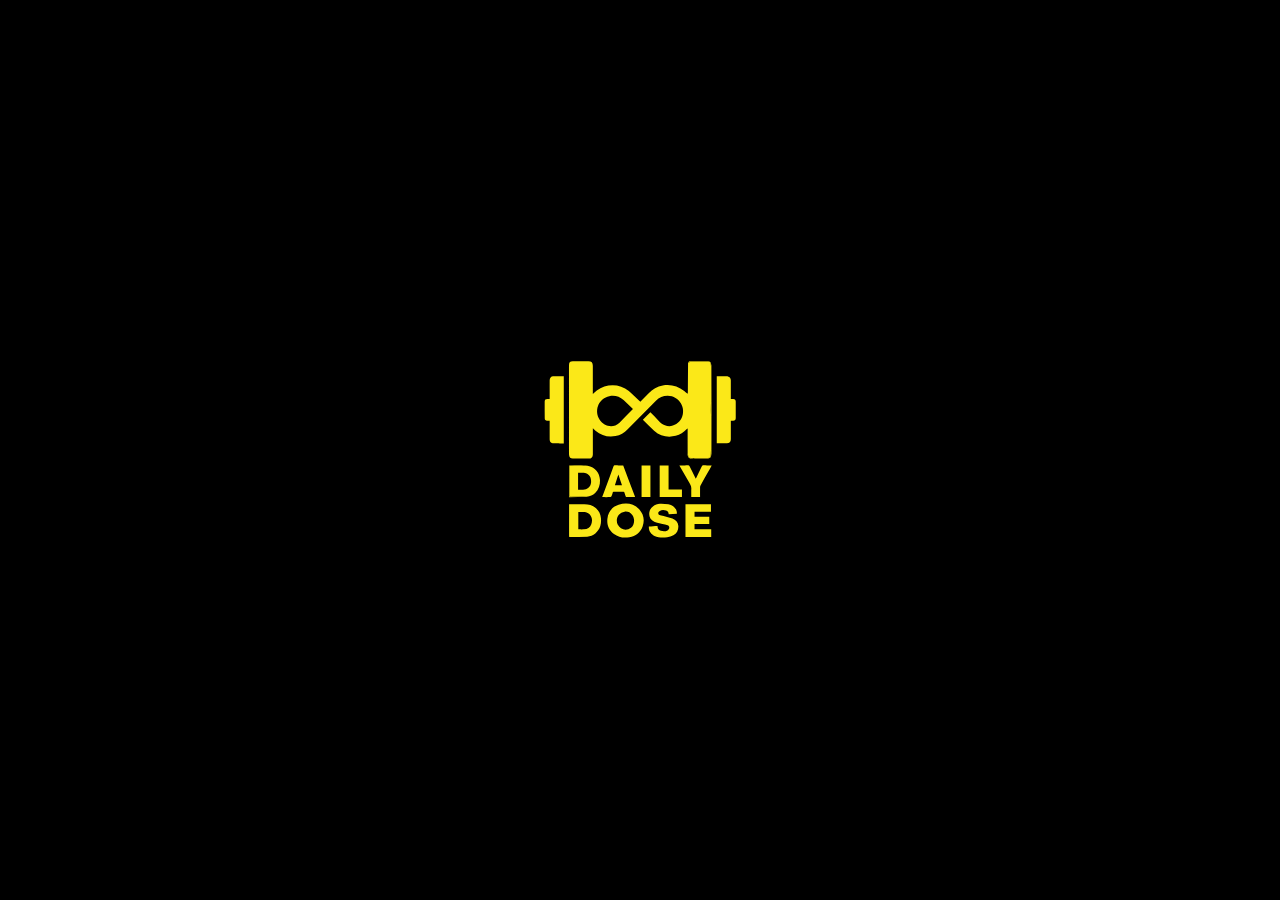
<file: index.html>
<!DOCTYPE html>
<html>
<head>
    <meta charset="UTF-8">
    <meta name="viewport" content="width=device-width, initial-scale=1.0">
    <title>A8 Workout Challenge</title>

    <!-- Performance: DNS prefetch and preconnect for faster API calls -->
    <link rel="dns-prefetch" href="https://script.google.com">
    <link rel="preconnect" href="https://script.google.com" crossorigin>

    <!-- Performance: Preload critical font -->
    <link rel="preload" href="fonts/Roobert-SemiBold.woff2" as="font" type="font/woff2" crossorigin>

    <!-- Apple Touch Icon and PWA settings -->
    <meta name="apple-mobile-web-app-capable" content="yes">
    <meta name="apple-mobile-web-app-status-bar-style" content="default">
    <meta name="apple-mobile-web-app-title" content="Daily Dose">

    <!-- Theme color for browser chrome -->
    <meta name="theme-color" content="#000000">

    <!-- Styles -->
    <link rel="stylesheet" href="styles.css?v=20251121-4">

    <!-- API Configuration and Helper -->
    <script src="config.js?v=20251121-4"></script>
    <script src="api.js?v=20251121-4"></script>
</head>
<body>
    <!-- Loading Screen -->
    <div id="loading-screen" class="loading-screen">
        <img src="assets/daily_dose_logo.svg" alt="Daily Dose" class="loading-logo">
    </div>

    <div id="app">
        <!-- Workout Page -->
        <div id="workout-page" class="page active">
            <div class="container">
                <!-- Header -->
                <div class="header">
                    <div class="logo-container">
                        <img src="assets/daily_dose_logo.svg" alt="Daily Dose Logo" class="header-logo">
                    </div>
                    <img src="assets/holiday_lights.png" alt="" class="holiday-lights" aria-hidden="true">
                    <div class="user-greeting">
                        <span id="user-greeting">Hey there!</span>
                        <span id="completion-status" class="status-badge"></span>
                    </div>
                </div>

                <!-- Today's Workout Card -->
                <div class="card workout-card" id="workout-card">
                    <div class="card-header">
                        <h2 id="workout-title">Loading...</h2>
                        <p id="workout-dates" class="workout-dates"></p>
                    </div>
                    <div class="card-body">
                        <div id="exercises-list" class="exercises-list">
                            <!-- Exercises will be populated here -->
                        </div>
                    </div>
                    <div class="card-footer">
                        <button id="complete-workout-btn" class="btn btn-primary">
                            Complete Workout
                        </button>
                    </div>
                    <div class="other-card-body">
                        <h2 class="other-workout-header">Log Other Workout</h2>
                        <input type="text" id="other-workout-input" class="other-workout-input"
                               placeholder="Describe your workout (e.g., 30 min run, yoga class)"
                               maxlength="100">
                        <button id="log-other-btn" class="btn btn-secondary">
                            Log Other Workout
                        </button>
                    </div>
                </div>

                <!-- No Workout Message -->
                <div class="card" id="no-workout-card" style="display: none;">
                    <div class="card-body">
                        <h2>Rest Day</h2>
                        <p>No workout scheduled for today. Enjoy your rest!</p>
                    </div>
                    <div class="other-card-body">
                        <h2 class="other-workout-header">Log Other Workout</h2>
                        <input type="text" id="other-workout-rest-input" class="other-workout-input"
                               placeholder="Describe your workout (e.g., 30 min run, yoga class)"
                               maxlength="100">
                        <button id="other-workout-rest-btn" class="btn btn-secondary">
                            Log Other Workout
                        </button>
                    </div>
                </div>

                <!-- Recent Activity Card -->
                <div class="card activity-card">
                    <div class="card-header">
                        <h2>Recent Activity</h2>
                    </div>
                    <div class="card-body">
                        <div id="activity-list" class="activity-list">
                            <!-- Recent completions will be populated here -->
                        </div>
                    </div>
                </div>
            </div>
        </div>

        <!-- Team Progress Page -->
        <div id="progress-page" class="page">
            <div class="container">
                <!-- Progress Card -->
                <div class="card progress-card">
                    <div class="card-header">
                        <div class="logo-container">
                            <img src="assets/daily_dose_logo.svg" alt="Daily Dose Logo" class="header-logo">
                        </div>
                        <img src="assets/holiday_lights.png" alt="" class="holiday-lights" aria-hidden="true">
                        <h2 id="progress-challenge-name" class="challenge-name"></h2>
                        <p id="progress-challenge-dates" class="challenge-dates"></p>
                    </div>
                    <div class="card-body">
                        <div class="progress-stats">
                            <span id="progress-text" class="progress-text">0/200 workouts</span>
                            <span id="progress-percentage" class="progress-percentage">0%</span>
                        </div>
                        <div class="progress-bar">
                            <div id="progress-fill" class="progress-fill" style="width: 0%"></div>
                        </div>
                    </div>
                </div>

                <!-- Team Breakdown Card -->
                <div class="card team-card">
                    <div class="card-header">
                        <h2>Team Totals</h2>
                    </div>
                    <div class="card-body">
                        <div id="team-list" class="team-list">
                            <!-- Teams will be populated here -->
                        </div>
                    </div>
                </div>

                <!-- My Team Workouts Card -->
                <div class="card team-card" id="my-team-card" style="display: none;">
                    <div class="card-header">
                        <h2>My Team's Workouts</h2>
                    </div>
                    <div class="card-body">
                        <div id="my-team-header" class="my-team-header">
                            <!-- Team name will go here -->
                        </div>
                        <div id="my-team-members" class="team-members-list">
                            <!-- Team members will populate here -->
                        </div>
                    </div>
                </div>
            </div>
        </div>

        <!-- Me Page -->
        <div id="me-page" class="page">
            <div class="container">
                <!-- My Summary Card -->
                <div class="card summary-card">
                    <div class="card-header">
                        <div class="logo-container">
                            <img src="assets/daily_dose_logo.svg" alt="Daily Dose Logo" class="header-logo">
                        </div>
                        <img src="assets/holiday_lights.png" alt="" class="holiday-lights" aria-hidden="true">
                    </div>
                    <div class="card-body">
                        <div class="my-summary">
                            <p id="my-summary-name" class="summary-name"></p>
                            <div class="summary-stats-grid">
                                <div class="stat-column">
                                    <div id="my-summary-workouts-value" class="stat-value"></div>
                                    <div class="stat-label">Total<br>Workouts</div>
                                </div>
                                <div class="stat-column">
                                    <div id="my-summary-last-value" class="stat-value"></div>
                                    <div class="stat-label">Last<br>Workout</div>
                                </div>
                                <div class="stat-column">
                                    <div id="my-summary-joined-value" class="stat-value"></div>
                                    <div class="stat-label">Member<br>Since</div>
                                </div>
                            </div>
                        </div>
                    </div>
                </div>

                <!-- Challenge History Section -->
                <div class="card">
                    <div class="card-header">
                        <h2>My Challenges</h2>
                    </div>
                    <div class="card-body">
                        <div id="past-challenges-container">
                            <!-- Will be populated by JavaScript -->
                            <p style="color: #9CA3AF; text-align: center;">Loading...</p>
                        </div>
                    </div>
                </div>

                <!-- My Workout Calendar Card -->
                <div class="card calendar-card">
                    <div class="card-header">
                        <h2>My Workouts</h2>
                    </div>
                    <div class="card-body">
                        <!-- Calendar Navigation -->
                        <div class="calendar-header">
                            <button id="prev-month-btn" class="calendar-nav-btn" aria-label="Previous month">◀</button>
                            <div id="calendar-month-year-display"></div>
                            <button id="next-month-btn" class="calendar-nav-btn" aria-label="Next month">▶</button>
                        </div>
                        <div id="calendar-grid" class="calendar-grid">
                            <!-- Calendar will be generated here -->
                        </div>
                    </div>
                </div>

                <!-- Log Past Workout Card (moved from workout page) -->
                <div class="card past-workout-card">
                    <div class="card-header">
                        <h2>Log Past Workout</h2>
                    </div>
                    <div class="card-body">
                        <div class="past-workout-form">
                            <label for="me-past-workout-date" class="past-workout-label">Date:</label>
                            <input type="date" id="me-past-workout-date" class="past-workout-date-input">

                            <label for="me-past-workout-input" class="past-workout-label">Workout Description:</label>
                            <input type="text" id="me-past-workout-input" class="past-workout-text-input"
                                   placeholder="Describe your workout (e.g., 30 min run, yoga class)"
                                   maxlength="100">

                            <button id="me-log-past-workout-btn" class="btn btn-secondary">
                                Log Past Workout
                            </button>
                            <div id="me-past-workout-message" class="past-workout-message"></div>
                        </div>
                    </div>
                </div>

                <!-- Edit Profile Card -->
                <div class="card">
                    <div class="card-header">
                        <h2>Edit Profile</h2>
                    </div>
                    <div class="card-body">
                        <!-- Collapsed state (default) -->
                        <button id="edit-profile-button" class="btn btn-primary">Edit Profile</button>

                        <!-- Expanded form (hidden by default) -->
                        <div id="edit-profile-form" style="display: none;">
                            <!-- Display Name -->
                            <div class="form-group">
                                <label for="edit-display-name" class="form-label">Display Name</label>
                                <input type="text" id="edit-display-name" class="form-input" maxlength="50" placeholder="Your display name">
                            </div>

                            <!-- Duration (single-select buttons) -->
                            <div class="form-group">
                                <label class="form-label">Preferred Duration</label>
                                <div class="button-group duration">
                                    <button type="button" class="option-button" data-duration="10">10 min</button>
                                    <button type="button" class="option-button" data-duration="20">20 min</button>
                                    <button type="button" class="option-button" data-duration="30">30 min</button>
                                </div>
                            </div>

                            <!-- Equipment (multi-select buttons) -->
                            <div class="form-group">
                                <label class="form-label">Equipment Available</label>
                                <div class="button-group equipment">
                                    <button type="button" class="option-button" data-equipment="Bodyweight">Bodyweight</button>
                                    <button type="button" class="option-button" data-equipment="Kettlebell">Kettlebell</button>
                                    <button type="button" class="option-button" data-equipment="Dumbbell">Dumbbell</button>
                                    <button type="button" class="option-button" data-equipment="Bands">Bands</button>
                                    <button type="button" class="option-button" data-equipment="Full Gym">Full Gym</button>
                                </div>
                            </div>

                            <!-- Action Buttons -->
                            <div class="form-actions">
                                <button id="save-profile-button" class="btn btn-primary">Save Changes</button>
                                <button id="cancel-edit-button" class="btn btn-secondary">Cancel</button>
                            </div>

                            <!-- Info text about reload -->
                            <p class="edit-profile-info">When you save your profile the app will reload to ensure you see all your updates.</p>

                            <!-- Messages -->
                            <div id="edit-profile-message" class="form-message" style="display: none;"></div>
                        </div>
                    </div>
                </div>
            </div>
        </div>

        <!-- Workout Library Page -->
        <div id="library-page" class="page">
            <div class="container">
                <!-- Library List View -->
                <div id="library-list" class="library-list-view">
                    <div class="card library-card">
                        <div class="card-header">
                            <div class="logo-container">
                                <img src="assets/daily_dose_logo.svg" alt="Daily Dose Logo" class="header-logo">
                            </div>
                            <img src="assets/holiday_lights.png" alt="" class="holiday-lights" aria-hidden="true">
                        </div>
                        <div class="card-body">
                            <div id="library-workouts" class="library-workouts">
                                <!-- Workout list will be populated here -->
                            </div>
                        </div>
                    </div>
                </div>

                <!-- Library Detail View -->
                <div id="library-detail" class="library-detail-view" style="display: none;">
                    <button id="library-back-btn" class="btn btn-link library-back">← Back to Library</button>

                    <div class="card workout-card" id="library-workout-card">
                        <div class="card-header">
                            <h2 id="library-workout-title">Workout</h2>
                            <p id="library-workout-dates" class="workout-dates"></p>
                        </div>
                        <div class="card-body">
                            <div id="library-exercises-list" class="exercises-list">
                                <!-- Exercises will be populated here -->
                            </div>
                        </div>
                    </div>

                    <button id="library-back-btn-bottom" class="btn btn-link library-back">← Back to Library</button>
                </div>
            </div>
        </div>

        <!-- AI Workout Page -->
        <div id="ai-page" class="page">
            <div class="container">
                <!-- AI Workout Generator Card -->
                <div class="card ai-generator-card">
                    <div class="card-header">
                        <div class="logo-container">
                            <img src="assets/daily_dose_logo.svg" alt="Daily Dose Logo" class="header-logo">
                        </div>
                        <img src="assets/holiday_lights.png" alt="" class="holiday-lights" aria-hidden="true">
                    </div>
                    <div class="card-body">
                        <!-- Selector Form -->
                        <div id="ai-selector-form" class="ai-selector-form">
                            <!-- Time Selection -->
                            <div class="ai-category">
                                <h3 class="ai-category-title">How much time do you have?</h3>
                                <div class="ai-button-group">
                                    <button class="ai-option-btn" data-category="time" data-value="10">
                                        10 min
                                    </button>
                                    <button class="ai-option-btn active" data-category="time" data-value="15">
                                        15 min
                                    </button>
                                    <button class="ai-option-btn" data-category="time" data-value="20">
                                        20 min
                                    </button>
                                </div>
                            </div>

                            <div class="ai-divider"></div>

                            <!-- Difficulty Selection -->
                            <div class="ai-category">
                                <h3 class="ai-category-title">What difficulty level?</h3>
                                <div class="ai-button-group">
                                    <button class="ai-option-btn" data-category="difficulty" data-value="Beginner">
                                        Beginner
                                    </button>
                                    <button class="ai-option-btn active" data-category="difficulty" data-value="Intermediate">
                                        Intermediate
                                    </button>
                                    <button class="ai-option-btn" data-category="difficulty" data-value="Hard">
                                        Hard
                                    </button>
                                </div>
                            </div>

                            <div class="ai-divider"></div>

                            <!-- Equipment Selection -->
                            <div class="ai-category">
                                <h3 class="ai-category-title">What equipment do you have?</h3>
                                <div class="ai-button-group">
                                    <button class="ai-option-btn active" data-category="equipment" data-value="Bodyweight">
                                        Bodyweight
                                    </button>
                                    <button class="ai-option-btn" data-category="equipment" data-value="Kettlebell">
                                        Kettlebell
                                    </button>
                                    <button class="ai-option-btn" data-category="equipment" data-value="Dumbbell">
                                        Dumbbell
                                    </button>
                                    <button class="ai-option-btn" data-category="equipment" data-value="Bands">
                                        Bands
                                    </button>
                                    <button class="ai-option-btn" data-category="equipment" data-value="Full Gym">
                                        Full Gym
                                    </button>
                                </div>
                            </div>

                            <button id="ai-generate-btn" class="btn btn-primary ai-generate-btn">
                                Generate Workout 🤖
                            </button>
                        </div>

                        <!-- Loading Animation -->
                        <div id="ai-loading" class="ai-loading" style="display: none;">
                            <div class="ai-loading-spinner">🤖</div>
                            <p id="ai-loading-tip" class="ai-loading-tip">Generating your workout...</p>
                        </div>

                        <!-- Workout Display -->
                        <div id="ai-workout-display" class="ai-workout-display" style="display: none;">
                            <div class="ai-workout-content">
                                <div id="ai-workout-text" class="ai-workout-text"></div>
                            </div>
                            <div class="ai-workout-actions">
                                <button id="ai-refresh-btn" class="btn btn-secondary">
                                    🔄 Refresh
                                </button>
                                <button id="ai-change-btn" class="btn btn-secondary">
                                    ⚙️ Change Options
                                </button>
                                <button id="ai-log-btn" class="btn btn-primary">
                                    Log This Workout
                                </button>
                            </div>
                        </div>

                        <!-- Error Display -->
                        <div id="ai-error-display" class="ai-error-display" style="display: none;">
                            <div class="ai-error-content">
                                <p id="ai-error-text" class="ai-error-text"></p>
                            </div>
                            <button id="ai-retry-btn" class="btn btn-primary">
                                Try Again
                            </button>
                        </div>
                    </div>
                </div>
            </div>
        </div>

        <!-- Bottom Navigation -->
        <nav class="bottom-nav">
            <button class="nav-btn active" data-page="workout">
                <span class="nav-icon">
                    <img src="assets/today.svg" alt="Today" class="nav-icon-svg">
                </span>
                <span class="nav-label">Today</span>
            </button>
            <button class="nav-btn" data-page="progress" id="team-nav-btn">
                <span class="nav-icon">
                    <img src="assets/team.svg" alt="Team" class="nav-icon-svg">
                </span>
                <span class="nav-label">Team</span>
            </button>
            <button class="nav-btn" data-page="me">
                <span class="nav-icon">
                    <img src="assets/me.svg" alt="Me" class="nav-icon-svg">
                </span>
                <span class="nav-label">Me</span>
            </button>
            <button class="nav-btn" data-page="library">
                <span class="nav-icon">
                    <img src="assets/library.svg" alt="Library" class="nav-icon-svg">
                </span>
                <span class="nav-label">Library</span>
            </button>
            <button class="nav-btn" data-page="ai">
                <span class="nav-icon">
                    <img src="assets/ai.svg" alt="AI" class="nav-icon-svg">
                </span>
                <span class="nav-label">A8AI</span>
            </button>
        </nav>
    </div>

    <!-- Success Animation Container -->
    <div id="success-animation" class="success-animation"></div>

    <script>
        // Global variables
        let userData = null;
        let currentPage = 'workout';
        let isRefreshing = false;

        // Calendar state management for multi-month navigation
        const CalendarState = {
            currentMonth: new Date().getMonth(),  // 0-11
            currentYear: new Date().getFullYear(),
            allCompletionDates: [],  // Array of all loaded completion dates
            loadedRangeStart: null,  // Start of loaded date range (Date object)
            loadedRangeEnd: null     // End of loaded date range (Date object)
        };

        // Initialize app when DOM is ready
        document.addEventListener('DOMContentLoaded', async function() {
            // Performance tracking
            const perfStart = performance.now();

            // Get userId from URL parameter
            const urlParams = new URLSearchParams(window.location.search);
            const userId = urlParams.get('user');

            if (!userId) {
                showError('Please add ?user=yourname to the URL');
                return;
            }

            // Loading screen is already visible by default
            // Just fetch the data
            try {
                // Fetch user dashboard data from API
                const apiStart = performance.now();
                userData = await API.getDashboard(userId);
                const apiEnd = performance.now();
                console.log(`API call completed in ${(apiEnd - apiStart).toFixed(0)}ms`);

                // DEBUG: Log full API response
                console.log('=== FULL API RESPONSE ===');
                console.log('userData:', userData);
                console.log('user - full user object:', userData.user);
                console.log('user.preferred_duration:', userData.user?.preferred_duration);
                console.log('user.equipment_available:', userData.user?.equipment_available);
                console.log('challenge:', userData.challenge);
                console.log('user.team_name:', userData.user?.team_name);
                console.log('user.team_color:', userData.user?.team_color);
                console.log('goalProgress:', userData.goalProgress);
                console.log('myTeamBreakdown:', userData.myTeamBreakdown);
                console.log('========================');

                // Handle no active challenge (off-season mode)
                if (userData.offSeasonMode) {
                    showOffSeasonMode(userData);
                } else if (userData.error) {
                    showError(userData.error);
                    return;
                } else {
                    // Initialize the app with fetched data
                    initializeApp();
                }

            } catch (error) {
                console.error('Failed to load dashboard:', error);
                showError('Failed to load app data. Please check your connection and try again.');
                return;
            }

            // Setup navigation (works for both active challenge and off-season)
            setupNavigation();

            // Setup button handlers
            setupButtonHandlers();

            // Setup AI workout handlers
            setupAIWorkoutHandlers();

            // Defer icon generation (non-critical, runs after app loads)
            generateAppIcons();

            // Performance tracking
            const perfEnd = performance.now();
            console.log(`🚀 Total app load time: ${(perfEnd - perfStart).toFixed(0)}ms`);
        });

        // Initialize app with user data
        function initializeApp() {
            // Hide Team navigation if user is not in a challenge
            if (!userData.user.team_name || !userData.challenge) {
                const teamNavBtn = document.getElementById('team-nav-btn');
                if (teamNavBtn) {
                    teamNavBtn.style.display = 'none';
                }
            }

            // Update all pages with data
            updateWorkoutPage();
            updateProgressPage();
            updateMePage();
            updateLibraryPage();

            // Fade out loading screen and fade in app
            const loadingScreen = document.getElementById('loading-screen');
            const app = document.getElementById('app');

            // Start fade out of loading screen
            loadingScreen.classList.add('fade-out');

            // Fade in app
            app.classList.add('loaded');

            // Remove loading screen from DOM after animation completes
            setTimeout(() => {
                loadingScreen.remove();
            }, 500);
        }

        /**
         * Display off-season mode when no active challenge
         */
        function showOffSeasonMode(data) {
            // Hide loading screen and show app
            const loadingScreen = document.getElementById('loading-screen');
            const app = document.getElementById('app');
            if (loadingScreen) {
                loadingScreen.classList.add('fade-out');
                setTimeout(() => {
                    loadingScreen.remove();
                }, 500);
            }
            if (app) {
                app.classList.add('loaded');
            }

            // Update user greeting
            const userGreeting = document.getElementById('user-greeting');
            if (data.user && userGreeting) {
                userGreeting.textContent = `Hey ${data.user.display_name}!`;
            }

            // Clear completion status badge (not relevant in off-season)
            const completionStatus = document.getElementById('completion-status');
            if (completionStatus) {
                completionStatus.style.display = 'none';
            }

            // Hide prescribed workout card
            const workoutCard = document.getElementById('workout-card');
            if (workoutCard) {
                workoutCard.style.display = 'none';
            }

            // Show off-season card with logging capability
            const noWorkoutCard = document.getElementById('no-workout-card');
            if (noWorkoutCard) {
                noWorkoutCard.style.display = 'block';

                // Update the card content to show off-season message
                const cardBody = noWorkoutCard.querySelector('.card-body');
                if (cardBody) {
                    cardBody.innerHTML = `
                        <div style="padding: 20px; background: #FFF3CD; border-radius: 8px; margin-bottom: 20px;">
                            <h3 style="margin: 0 0 10px 0; color: #856404; font-weight: 600; text-align: center;">🌴 Off-Season Mode</h3>
                            <p style="margin: 0; color: #856404; font-size: 14px; text-align: center;">The app is currently in off-season. You can still log "Other Workouts" to track your year-round fitness!</p>
                        </div>
                    `;
                }

                // Ensure the log button is visible and properly labeled
                const restBtn = document.getElementById('other-workout-rest-btn');
                if (restBtn) {
                    restBtn.textContent = 'Log Workout (Year-Round)';
                    restBtn.disabled = false;
                    restBtn.classList.remove('btn-disabled');
                }

                // Ensure the input is visible and enabled
                const restInput = document.getElementById('other-workout-rest-input');
                if (restInput) {
                    restInput.disabled = false;
                    restInput.placeholder = 'Describe your workout (e.g., 30 min run, yoga class)';
                }
            }

            // Load activity feed (works in off-season - shows all agency activity)
            updateActivityFeed();

            // Hide Team Progress navigation button (no team progress in off-season)
            const teamNavBtn = document.getElementById('team-nav-btn');
            if (teamNavBtn) {
                teamNavBtn.style.display = 'none';
            }

            // Hide Library navigation button (no workouts in off-season)
            const libraryNavBtn = document.querySelector('button[data-page="library"]');
            if (libraryNavBtn) {
                libraryNavBtn.style.display = 'none';
            }

            // Update Me page with user data
            if (data.user) {
                updateMePage();
            }

            // Store off-season state
            userData = data;
        }

        // Update workout page with user data
        function updateWorkoutPage() {
            if (!userData) return;

            // Update user greeting
            const greeting = document.getElementById('user-greeting');
            greeting.textContent = `Hey ${userData.user.display_name}!`;

            // Update completion status
            const statusBadge = document.getElementById('completion-status');
            if (userData.completedToday) {
                statusBadge.textContent = 'Completed Today';
                statusBadge.className = 'status-badge completed';
                // Disable and update button text to show completed state
                updateWorkoutButtonsCompleted();
            } else {
                statusBadge.textContent = 'Not Yet Completed';
                statusBadge.className = 'status-badge pending';
                // Ensure buttons are enabled for incomplete state
                updateWorkoutButtonsPending();
            }

            // Update workout card or show rest day
            if (userData.activeWorkout) {
                showWorkoutCard(userData.activeWorkout);
            } else {
                showRestDay();
            }

            // Update recent activity on workout page
            updateActivityFeed();
        }

        // Show workout card with exercises
        function showWorkoutCard(workout) {
            document.getElementById('workout-card').style.display = 'block';
            document.getElementById('no-workout-card').style.display = 'none';

            document.getElementById('workout-title').textContent = workout.workout_name || 'Today\'s Workout';
            // Only show date range if dates are different
            if (workout.start_date === workout.end_date) {
                document.getElementById('workout-dates').textContent = workout.start_date;
            } else {
                document.getElementById('workout-dates').textContent = `${workout.start_date} - ${workout.end_date}`;
            }

            const exercisesList = document.getElementById('exercises-list');
            exercisesList.innerHTML = '';

            // Add instructions if available
            if (workout.instructions && workout.instructions.trim()) {
                const instructionsDiv = document.createElement('div');
                instructionsDiv.className = 'workout-instructions';
                instructionsDiv.innerHTML = `<div class="instructions-content">${workout.instructions}</div>`;
                exercisesList.appendChild(instructionsDiv);
            }

            // Check if exercises exist and is an array
            if (workout.exercises && Array.isArray(workout.exercises)) {
                workout.exercises.forEach((exercise, index) => {
                    const exerciseDiv = document.createElement('div');
                    exerciseDiv.className = 'exercise-item';

                    // Create movement name element - either as link or plain text
                    let movementElement;
                    if (exercise.movement_url) {
                        // If URL exists, create a clickable link
                        movementElement = `<a href="${exercise.movement_url}" target="_blank" class="exercise-name exercise-link">${exercise.movement}:</a>`;
                    } else {
                        // Otherwise, display as plain text
                        movementElement = `<span class="exercise-name">${exercise.movement}:</span>`;
                    }

                    exerciseDiv.innerHTML = `
                        <div class="exercise-main">
                            <span class="exercise-number">${index + 1}.</span>
                            ${movementElement}
                            <span class="exercise-reps">${exercise.reps}</span>
                        </div>
                        ${exercise.alternative ? `<div class="exercise-alt"> ${exercise.alternative}</div>` : ''}
                    `;
                    exercisesList.appendChild(exerciseDiv);
                });
            } else {
                // If no exercises, show a message
                exercisesList.innerHTML = '<div class="exercise-item">No exercises found for today\'s workout.</div>';
            }
        }

        // Show rest day message
        function showRestDay() {
            document.getElementById('workout-card').style.display = 'none';
            document.getElementById('no-workout-card').style.display = 'block';
        }

        // Update progress page with team data
        function updateProgressPage() {
            if (!userData || !userData.goalProgress) return;

            const progress = userData.goalProgress;

            // Update challenge name and dates
            if (userData.challenge) {
                document.getElementById('progress-challenge-name').textContent = userData.challenge.challenge_name || 'Challenge';

                // Format dates to MM/DD/YYYY
                const startDate = new Date(userData.challenge.start_date);
                const endDate = new Date(userData.challenge.end_date);
                const formattedStart = `${startDate.getMonth() + 1}/${startDate.getDate()}/${startDate.getFullYear()}`;
                const formattedEnd = `${endDate.getMonth() + 1}/${endDate.getDate()}/${endDate.getFullYear()}`;

                document.getElementById('progress-challenge-dates').textContent = `${formattedStart} - ${formattedEnd}`;
            }

            // Update progress stats
            document.getElementById('progress-text').textContent = `${progress.total_completions}/${progress.total_goal} workouts`;
            document.getElementById('progress-percentage').textContent = `${progress.percentage}%`;

            // Update progress bar width
            const progressFill = document.getElementById('progress-fill');
            progressFill.style.width = `${Math.min(progress.percentage, 100)}%`; // Cap width at 100%

            // Set color based on percentage range
            let progressColor;
            if (progress.percentage <= 25) {
                // 0-25%: Green
                progressColor = 'linear-gradient(90deg, #10B981, #059669)';
            } else if (progress.percentage <= 75) {
                // 26-75%: Blue
                progressColor = 'linear-gradient(90deg, #3B82F6, #2563EB)';
            } else if (progress.percentage <= 100) {
                // 76-100%: Yellow (original)
                progressColor = 'linear-gradient(90deg, #FFC107, #FFB300)';
            } else {
                // >100%: Red (exceeded goal)
                progressColor = 'linear-gradient(90deg, #EF4444, #DC2626)';
            }
            progressFill.style.background = progressColor;

            // Update team breakdown
            const teamList = document.getElementById('team-list');
            teamList.innerHTML = '';

            Object.keys(progress.team_totals).sort().forEach(teamName => {
                const teamDiv = document.createElement('div');
                teamDiv.className = 'team-item';
                const teamColor = getTeamColor(teamName);
                teamDiv.innerHTML = `
                    <span class="team-name" style="color: ${teamColor}">${teamName}</span>
                    <span class="team-count">${progress.team_totals[teamName]}</span>
                `;
                teamList.appendChild(teamDiv);
            });

            // Update My Team Workouts section
            const myTeamCard = document.getElementById('my-team-card');
            const myTeamHeader = document.getElementById('my-team-header');
            const myTeamMembers = document.getElementById('my-team-members');

            if (userData.myTeamBreakdown && userData.myTeamBreakdown.members && userData.myTeamBreakdown.members.length > 0) {
                // Show the card
                myTeamCard.style.display = 'block';

                // Set team name with color
                const teamColor = userData.myTeamBreakdown.team_color || '#FFC107';
                myTeamHeader.innerHTML = `<span style="color: ${teamColor}">${userData.myTeamBreakdown.team_name}</span>`;

                // Clear and populate members list
                myTeamMembers.innerHTML = '';

                userData.myTeamBreakdown.members.forEach(member => {
                    const memberDiv = document.createElement('div');
                    memberDiv.className = 'team-member-item';
                    memberDiv.innerHTML = `
                        <span class="member-name">${member.display_name}</span>
                        <span class="member-count">${member.workout_count}</span>
                    `;
                    myTeamMembers.appendChild(memberDiv);
                });
            } else {
                // Hide the card if no team data
                myTeamCard.style.display = 'none';
            }
        }

        // Update activity feed (shown on workout page)
        // This function works year-round - pulls from all completions regardless of challenge status
        function updateActivityFeed() {
            const activityList = document.getElementById('activity-list');

            // Show loading state
            activityList.innerHTML = '<p class="no-activity" style="color: #9CA3AF;">Loading activity...</p>';

            // Fetch recent completions from all users and challenges
            API.getRecentCompletionsAll(15)
                .then(function(completions) {
                    activityList.innerHTML = '';

                    if (completions && completions.length > 0) {
                        completions.forEach(completion => {
                            const activityDiv = document.createElement('div');
                            activityDiv.className = 'activity-item';
                            activityDiv.innerHTML = `
                                <span class="activity-user">${completion.user}</span>
                                <span class="activity-action">${completion.workout}</span>
                                <span class="activity-time">${completion.timestamp}</span>
                            `;
                            activityList.appendChild(activityDiv);
                        });
                    } else {
                        activityList.innerHTML = '<p class="no-activity">No workouts completed yet. Be the first!</p>';
                    }
                })
                .catch(function(error) {
                    console.error('Failed to load activity feed:', error);
                    activityList.innerHTML = '<p class="no-activity" style="color: #EF4444;">Failed to load recent activity</p>';
                });
        }

        // Update Me page with user's personal data
        function updateMePage() {
            if (!userData || !userData.user) return;

            // Update My Summary
            const summaryName = document.getElementById('my-summary-name');
            const summaryWorkoutsValue = document.getElementById('my-summary-workouts-value');
            const summaryLastValue = document.getElementById('my-summary-last-value');
            const summaryJoinedValue = document.getElementById('my-summary-joined-value');

            if (userData.user.team_name) {
                summaryName.textContent = `${userData.user.display_name} - Team ${userData.user.team_name}`;
                summaryName.style.color = userData.user.team_color || '#000000';
            } else {
                summaryName.textContent = `${userData.user.display_name}`;
                summaryName.style.color = '#000000';
            }
            summaryWorkoutsValue.textContent = `${userData.user.lifetime_workouts}`;
            summaryLastValue.textContent = userData.user.last_completed || 'N/A';

            // Debug: Log join_date value
            console.log('DEBUG - join_date value:', userData.user.join_date);
            console.log('DEBUG - full user object:', userData.user);

            summaryJoinedValue.textContent = userData.user.join_date || 'N/A';

            // Load completion dates for current month and build calendar
            loadCompletionDateRange(userData.user.user_id, CalendarState.currentMonth, CalendarState.currentYear)
                .then(() => {
                    buildCalendar(CalendarState.allCompletionDates, CalendarState.currentMonth, CalendarState.currentYear);
                })
                .catch(function(error) {
                    console.error('Failed to load calendar:', error);
                });

            // Load past challenge history
            loadPastChallengeHistory();
        }

        /**
         * Load completion dates for a range around the center month/year
         * Implements hybrid loading: fetch ±3 months from center
         * @param {string} userId - User ID
         * @param {number} centerMonth - Month (0-11)
         * @param {number} centerYear - Year
         */
        async function loadCompletionDateRange(userId, centerMonth, centerYear) {
            // Calculate date range: ±3 months from center
            const rangeStart = new Date(centerYear, centerMonth - 3, 1);
            const rangeEnd = new Date(centerYear, centerMonth + 4, 0); // Last day of month+3

            // Check if range is already loaded
            if (CalendarState.loadedRangeStart && CalendarState.loadedRangeEnd) {
                const isRangeLoaded = rangeStart >= CalendarState.loadedRangeStart &&
                                     rangeEnd <= CalendarState.loadedRangeEnd;
                if (isRangeLoaded) {
                    // Range already loaded, no need to fetch
                    return;
                }
            }

            // Fetch completion dates for the range
            try {
                const startDateStr = formatDateForComparison(rangeStart);
                const endDateStr = formatDateForComparison(rangeEnd);

                const completions = await API.getUserAllCompletions(userId, startDateStr, endDateStr);

                // Merge with existing dates (avoid duplicates)
                completions.forEach(date => {
                    if (!CalendarState.allCompletionDates.includes(date)) {
                        CalendarState.allCompletionDates.push(date);
                    }
                });

                // Update loaded range
                if (!CalendarState.loadedRangeStart || rangeStart < CalendarState.loadedRangeStart) {
                    CalendarState.loadedRangeStart = rangeStart;
                }
                if (!CalendarState.loadedRangeEnd || rangeEnd > CalendarState.loadedRangeEnd) {
                    CalendarState.loadedRangeEnd = rangeEnd;
                }
            } catch (error) {
                console.error('Error loading completion date range:', error);
                showError('Failed to load workout history');
            }
        }

        /**
         * Build calendar grid with checkmarks for a specific month/year
         * @param {Array} completionDates - Array of completion dates (YYYY-MM-DD)
         * @param {number} month - Month to display (0-11)
         * @param {number} year - Year to display
         */
        function buildCalendar(completionDates, month, year) {
            const calendarGrid = document.getElementById('calendar-grid');
            calendarGrid.innerHTML = '';

            if (!userData) return;

            // Update month/year display in navigation header
            const monthNames = ['January', 'February', 'March', 'April', 'May', 'June',
                               'July', 'August', 'September', 'October', 'November', 'December'];
            const monthYearDisplay = document.getElementById('calendar-month-year-display');
            if (monthYearDisplay) {
                monthYearDisplay.textContent = `${monthNames[month]} ${year}`;
            }

            // Create day headers
            const dayHeaders = document.createElement('div');
            dayHeaders.className = 'calendar-day-headers';
            ['Sun', 'Mon', 'Tue', 'Wed', 'Thu', 'Fri', 'Sat'].forEach(day => {
                const dayHeader = document.createElement('div');
                dayHeader.className = 'calendar-day-header';
                dayHeader.textContent = day;
                dayHeaders.appendChild(dayHeader);
            });
            calendarGrid.appendChild(dayHeaders);

            // Create calendar days container
            const daysContainer = document.createElement('div');
            daysContainer.className = 'calendar-days';

            // Get first day of month
            const firstDay = new Date(year, month, 1).getDay();

            // Add empty cells for days before month starts
            for (let i = 0; i < firstDay; i++) {
                const emptyCell = document.createElement('div');
                emptyCell.className = 'calendar-day empty';
                daysContainer.appendChild(emptyCell);
            }

            // Get last day of month
            const lastDay = new Date(year, month + 1, 0).getDate();

            // Add calendar days
            for (let day = 1; day <= lastDay; day++) {
                const dayCell = document.createElement('div');
                const currentDate = new Date(year, month, day);
                const dateStr = formatDateForComparison(currentDate);

                dayCell.className = 'calendar-day';

                // Check if user completed workout on this day
                if (completionDates.includes(dateStr)) {
                    dayCell.classList.add('completed');
                    dayCell.innerHTML = `<span class="day-number">${day}</span><span class="checkmark">✓</span>`;
                } else {
                    dayCell.innerHTML = `<span class="day-number">${day}</span>`;
                }

                daysContainer.appendChild(dayCell);
            }

            calendarGrid.appendChild(daysContainer);
        }

        /**
         * Navigate to a specific month/year
         * Loads data if needed and rebuilds calendar
         * @param {number} month - Month (0-11)
         * @param {number} year - Year
         */
        async function navigateToMonth(month, year) {
            if (!userData || !userData.user) return;

            // Load date range if needed
            await loadCompletionDateRange(userData.user.user_id, month, year);

            // Rebuild calendar with new month
            buildCalendar(CalendarState.allCompletionDates, month, year);
        }

        // Format date for comparison (YYYY-MM-DD)
        function formatDateForComparison(date) {
            const year = date.getFullYear();
            const month = String(date.getMonth() + 1).padStart(2, '0');
            const day = String(date.getDate()).padStart(2, '0');
            return `${year}-${month}-${day}`;
        }

        /**
         * Load and display past challenge history
         */
        function loadPastChallengeHistory() {
            const container = document.getElementById('past-challenges-container');

            if (!container) return;

            // Show loading state
            container.innerHTML = '<p style="color: #9CA3AF; text-align: center;">Loading past challenges...</p>';

            // Fetch past challenge stats from backend
            API.getUserAllChallengeStats(userData.user.user_id)
                .then(function(data) {
                    // Handle new response structure with userChallenges and upcomingChallenges
                    const upcomingChallenges = data.upcomingChallenges || [];
                    const userChallenges = data.userChallenges || [];

                    if (upcomingChallenges.length === 0 && userChallenges.length === 0) {
                        container.innerHTML = `
                            <div class="empty-past-challenges">
                                <div class="empty-past-challenges-icon">📭</div>
                                <p><strong>No Past Challenges Yet</strong></p>
                                <p style="font-size: 14px;">Your challenge history will appear here</p>
                            </div>
                        `;
                        return;
                    }

                    // Build HTML for challenges
                    let html = '';

                    // Check if there's an active challenge to identify it
                    const activeChallengeId = userData.challenge ? userData.challenge.challenge_id : null;

                    // Display upcoming challenges first (with yellow styling)
                    upcomingChallenges.forEach(challenge => {
                        html += `
                            <div class="past-challenge-card upcoming-challenge">
                                <div class="past-challenge-header">
                                    <div class="past-challenge-name">
                                        ${challenge.challenge_name}
                                    </div>
                                    <div class="past-challenge-count">
                                        <span class="upcoming-badge">Upcoming</span>
                                    </div>
                                </div>
                                <div class="past-challenge-details">
                                    <div class="past-challenge-detail-item">
                                        <span>${formatDateShort(challenge.start_date)} - ${formatDateShort(challenge.end_date)}</span>
                                    </div>
                                </div>
                            </div>
                        `;
                    });

                    // Display user's challenge history
                    userChallenges.forEach(challenge => {
                        const isYearRound = challenge.challenge_id === 'year_round';
                        const isCurrent = challenge.challenge_id === activeChallengeId;

                        html += `
                            <div class="past-challenge-card ${isCurrent ? 'current-challenge' : ''}">
                                <div class="past-challenge-header">
                                    <div class="past-challenge-name">
                                        ${challenge.challenge_name}
                                        ${isYearRound ? '<span class="year-round-badge">Year-Round</span>' : ''}
                                    </div>
                                    <div class="past-challenge-count">
                                        ${challenge.workout_count} workout${challenge.workout_count !== 1 ? 's' : ''}
                                    </div>
                                </div>
                                <div class="past-challenge-details">
                                    ${challenge.team_name ? `
                                        <div class="past-challenge-detail-item">
                                            <span>${challenge.team_name}</span>
                                        </div>
                                    ` : ''}
                                    ${challenge.start_date && challenge.end_date ? `
                                        <div class="past-challenge-detail-item">
                                            <span>${formatDateShort(challenge.start_date)} - ${formatDateShort(challenge.end_date)}</span>
                                        </div>
                                    ` : ''}
                                </div>
                            </div>
                        `;
                    });

                    container.innerHTML = html;
                })
                .catch(function(error) {
                    console.error('Error loading past challenges:', error);
                    container.innerHTML = `
                        <div class="empty-past-challenges">
                            <p style="color: #EF4444;"><strong>Error loading past challenges</strong></p>
                            <p style="font-size: 14px;">${error.message || 'Please try refreshing the page'}</p>
                        </div>
                    `;
                });
        }

        /**
         * Format date for display (MM/DD/YYYY)
         */
        function formatDateShort(dateInput) {
            // If input is already in MM/DD/YYYY format, return as-is
            if (typeof dateInput === 'string' && /^\d{1,2}\/\d{1,2}\/\d{4}$/.test(dateInput)) {
                return dateInput;
            }

            // Otherwise parse and format
            const date = new Date(dateInput);
            if (isNaN(date.getTime())) {
                return dateInput; // Return original if parsing fails
            }
            const month = date.getMonth() + 1;
            const day = date.getDate();
            const year = date.getFullYear();
            return `${month}/${day}/${year}`;
        }

        // Update Library page with all workouts
        function updateLibraryPage() {
            // Fetch all workouts
            API.getAllWorkouts()
                .then(buildLibraryList)
                .catch(function(error) {
                    console.error('Failed to fetch workouts:', error);
                });
        }

        // Build library list view
        function buildLibraryList(workouts) {
            const libraryWorkouts = document.getElementById('library-workouts');
            libraryWorkouts.innerHTML = '';

            if (!workouts || workouts.length === 0) {
                libraryWorkouts.innerHTML = '<p>No workouts available yet.</p>';
                return;
            }

            const today = new Date();
            today.setHours(0, 0, 0, 0);

            // Categorize workouts
            const pastWorkouts = [];
            const currentWorkout = [];
            const upcomingWorkouts = [];

            workouts.forEach(workout => {
                const startDate = new Date(workout.start_date_raw);
                const endDate = new Date(workout.end_date_raw);
                startDate.setHours(0, 0, 0, 0);
                endDate.setHours(23, 59, 59, 999);

                if (today > endDate) {
                    pastWorkouts.push(workout);
                } else if (today >= startDate && today <= endDate) {
                    currentWorkout.push(workout);
                } else {
                    upcomingWorkouts.push(workout);
                }
            });

            // Build sections
            if (pastWorkouts.length > 0) {
                const pastHeader = document.createElement('h3');
                pastHeader.className = 'library-section-header';
                libraryWorkouts.appendChild(pastHeader);

                pastWorkouts.forEach(workout => {
                    libraryWorkouts.appendChild(createLibraryWorkoutItem(workout));
                });
            }

            if (currentWorkout.length > 0) {
                const currentHeader = document.createElement('h3');
                currentHeader.className = 'library-section-header';
                currentHeader.textContent = 'Current Workout:';
                libraryWorkouts.appendChild(currentHeader);

                currentWorkout.forEach(workout => {
                    libraryWorkouts.appendChild(createLibraryWorkoutItem(workout, true));
                });
            }

            if (upcomingWorkouts.length > 0) {
                const upcomingHeader = document.createElement('h3');
                upcomingHeader.className = 'library-section-header';
                upcomingHeader.textContent = 'Upcoming Workouts:';
                libraryWorkouts.appendChild(upcomingHeader);

                upcomingWorkouts.forEach(workout => {
                    libraryWorkouts.appendChild(createLibraryWorkoutItem(workout));
                });
            }
        }

        // Create a library workout list item
        function createLibraryWorkoutItem(workout, isCurrent = false) {
            const item = document.createElement('div');
            item.className = 'library-workout-item';
            if (isCurrent) item.classList.add('current');

            const dateRange = workout.start_date === workout.end_date
                ? workout.start_date
                : `${workout.start_date} - ${workout.end_date}`;

            item.innerHTML = `
                <div class="library-workout-name">${workout.workout_name}${isCurrent ? ' ⭐' : ''}</div>
                <div class="library-workout-dates">${dateRange}</div>
            `;

            item.addEventListener('click', function() {
                showLibraryWorkoutDetail(workout);
            });

            return item;
        }

        // Show workout detail view in library
        function showLibraryWorkoutDetail(workout) {
            // Hide list view
            document.getElementById('library-list').style.display = 'none';
            // Show detail view
            document.getElementById('library-detail').style.display = 'block';

            // Populate workout details
            document.getElementById('library-workout-title').textContent = workout.workout_name;
            const dateRange = workout.start_date === workout.end_date
                ? workout.start_date
                : `${workout.start_date} - ${workout.end_date}`;
            document.getElementById('library-workout-dates').textContent = dateRange;

            const exercisesList = document.getElementById('library-exercises-list');
            exercisesList.innerHTML = '';

            // Add instructions if available
            if (workout.instructions && workout.instructions.trim()) {
                const instructionsDiv = document.createElement('div');
                instructionsDiv.className = 'workout-instructions';
                instructionsDiv.innerHTML = `<div class="instructions-content">${workout.instructions}</div>`;
                exercisesList.appendChild(instructionsDiv);
            }

            // Add exercises
            if (workout.exercises && Array.isArray(workout.exercises)) {
                workout.exercises.forEach((exercise, index) => {
                    const exerciseDiv = document.createElement('div');
                    exerciseDiv.className = 'exercise-item';

                    let movementElement;
                    if (exercise.movement_url) {
                        movementElement = `<a href="${exercise.movement_url}" target="_blank" class="exercise-name exercise-link">${exercise.movement}:</a>`;
                    } else {
                        movementElement = `<span class="exercise-name">${exercise.movement}:</span>`;
                    }

                    exerciseDiv.innerHTML = `
                        <div class="exercise-main">
                            <span class="exercise-number">${index + 1}.</span>
                            ${movementElement}
                            <span class="exercise-reps">${exercise.reps}</span>
                        </div>
                        ${exercise.alternative ? `<div class="exercise-alt">${exercise.alternative}</div>` : ''}
                    `;
                    exercisesList.appendChild(exerciseDiv);
                });
            }
        }

        // Get team color from user data
        function getTeamColor(teamName) {
            // Find a user with this team to get the color
            if (userData && userData.user && userData.user.team_name === teamName) {
                return userData.user.team_color || '#000000';
            }
            // Default color if not found
            return '#000000';
        }

        // Setup navigation between pages
        function setupNavigation() {
            const navButtons = document.querySelectorAll('.nav-btn');
            navButtons.forEach(btn => {
                btn.addEventListener('click', function() {
                    const targetPage = this.dataset.page;
                    switchPage(targetPage);
                });
            });
        }

        // Switch between pages
        function switchPage(pageName) {
            // Prevent navigation during refresh
            if (isRefreshing) {
                // Optionally show a brief message to the user
                console.log('Please wait for data to finish updating...');
                return;
            }

            // Update active nav button
            document.querySelectorAll('.nav-btn').forEach(btn => {
                btn.classList.toggle('active', btn.dataset.page === pageName);
            });

            // Update active page
            document.querySelectorAll('.page').forEach(page => {
                page.classList.remove('active');
            });
            document.getElementById(`${pageName}-page`).classList.add('active');

            currentPage = pageName;
        }

        // Setup button handlers
        function setupButtonHandlers() {
            // Complete workout button
            document.getElementById('complete-workout-btn').addEventListener('click', function() {
                completeWorkout('prescribed');
            });

            // Log other workout buttons with input validation
            document.getElementById('log-other-btn').addEventListener('click', function() {
                const input = document.getElementById('other-workout-input');
                const details = input.value.trim();
                if (details) {
                    completeWorkout('other', details);
                } else {
                    alert('Please describe your workout before logging it.');
                    input.focus();
                }
            });

            document.getElementById('other-workout-rest-btn').addEventListener('click', function() {
                const input = document.getElementById('other-workout-rest-input');
                const details = input.value.trim();
                if (details) {
                    completeWorkout('other', details);
                } else {
                    alert('Please describe your workout before logging it.');
                    input.focus();
                }
            });

            // Log past workout button on Me page
            document.getElementById('me-log-past-workout-btn').addEventListener('click', function() {
                logPastWorkoutFromMePage();
            });

            // Calendar navigation buttons
            document.getElementById('prev-month-btn').addEventListener('click', async function() {
                // Go to previous month
                CalendarState.currentMonth--;
                if (CalendarState.currentMonth < 0) {
                    CalendarState.currentMonth = 11;
                    CalendarState.currentYear--;
                }
                await navigateToMonth(CalendarState.currentMonth, CalendarState.currentYear);
            });

            document.getElementById('next-month-btn').addEventListener('click', async function() {
                // Go to next month
                CalendarState.currentMonth++;
                if (CalendarState.currentMonth > 11) {
                    CalendarState.currentMonth = 0;
                    CalendarState.currentYear++;
                }
                await navigateToMonth(CalendarState.currentMonth, CalendarState.currentYear);
            });

            // Library back buttons (top and bottom)
            document.getElementById('library-back-btn').addEventListener('click', function() {
                // Hide detail view
                document.getElementById('library-detail').style.display = 'none';
                // Show list view
                document.getElementById('library-list').style.display = 'block';
            });

            document.getElementById('library-back-btn-bottom').addEventListener('click', function() {
                // Hide detail view
                document.getElementById('library-detail').style.display = 'none';
                // Show list view
                document.getElementById('library-list').style.display = 'block';
            });

            // Edit Profile buttons
            document.getElementById('edit-profile-button').addEventListener('click', toggleEditProfileForm);
            document.getElementById('cancel-edit-button').addEventListener('click', toggleEditProfileForm);
            document.getElementById('save-profile-button').addEventListener('click', saveProfileChanges);

            // Setup edit profile form button interactions
            setupEditFormButtons();

            // Set up date input constraints for Me page
            setupMePastWorkoutDatePicker();
        }

        // Set up date picker for Me page
        function setupMePastWorkoutDatePicker() {
            const dateInput = document.getElementById('me-past-workout-date');
            const today = new Date();
            const maxDate = today.toISOString().split('T')[0];
            dateInput.max = maxDate;

            // Set default to yesterday as a helpful starting point
            const yesterday = new Date(today);
            yesterday.setDate(yesterday.getDate() - 1);
            dateInput.value = yesterday.toISOString().split('T')[0];

            // Also set min date to challenge start if available
            if (userData && userData.challenge && userData.challenge.start_date) {
                try {
                    const startDate = new Date(userData.challenge.start_date);
                    dateInput.min = startDate.toISOString().split('T')[0];
                } catch (e) {
                    console.log('Could not parse start date for min constraint');
                }
            }
        }

        // Log past workout from Me page
        function logPastWorkoutFromMePage() {
            if (!userData || !userData.user) {
                showError('User data not loaded');
                return;
            }

            const dateInput = document.getElementById('me-past-workout-date');
            const workoutInput = document.getElementById('me-past-workout-input');
            const messageDiv = document.getElementById('me-past-workout-message');
            const logBtn = document.getElementById('me-log-past-workout-btn');

            const selectedDate = dateInput.value;
            const workoutDetails = workoutInput.value.trim();

            // Clear previous messages
            messageDiv.textContent = '';
            messageDiv.className = 'past-workout-message';

            // Validate inputs
            if (!selectedDate) {
                messageDiv.textContent = 'Please select a date.';
                messageDiv.classList.add('error');
                dateInput.focus();
                return;
            }

            if (!workoutDetails) {
                messageDiv.textContent = 'Please describe your workout.';
                messageDiv.classList.add('error');
                workoutInput.focus();
                return;
            }

            // Validate date is not in the future
            const selected = new Date(selectedDate + 'T00:00:00');
            const today = new Date();
            today.setHours(0, 0, 0, 0);
            if (selected > today) {
                messageDiv.textContent = 'Cannot log workouts in the future!';
                messageDiv.classList.add('error');
                return;
            }

            // Show loading state
            logBtn.disabled = true;
            logBtn.textContent = 'Logging...';
            workoutInput.disabled = true;
            dateInput.disabled = true;

            // Call backend with date parameter
            API.markWorkoutComplete(userData.user.user_id, 'other', workoutDetails, selectedDate)
                .then(onMePastWorkoutComplete)
                .catch(onMePastWorkoutError);
        }

        // Handle successful past workout completion
        function onPastWorkoutComplete(result) {
            const messageDiv = document.getElementById('past-workout-message');
            const logBtn = document.getElementById('log-past-workout-btn');
            const workoutInput = document.getElementById('past-workout-input');
            const dateInput = document.getElementById('past-workout-date');

            if (result.success) {
                // Show success message
                messageDiv.textContent = '✅ Past workout logged successfully!';
                messageDiv.className = 'past-workout-message success';

                // Clear the input field
                workoutInput.value = '';

                // Reset to yesterday as default
                const today = new Date();
                const yesterday = new Date(today);
                yesterday.setDate(yesterday.getDate() - 1);
                dateInput.value = yesterday.toISOString().split('T')[0];

                // Re-enable inputs
                logBtn.disabled = false;
                logBtn.textContent = 'Log Past Workout';
                workoutInput.disabled = false;
                dateInput.disabled = false;

                // Refresh data to update progress
                setTimeout(refreshData, 1500);
            } else {
                // Show error message from backend
                messageDiv.textContent = result.message || 'Failed to log workout.';
                messageDiv.className = 'past-workout-message error';

                // Re-enable inputs
                logBtn.disabled = false;
                logBtn.textContent = 'Log Past Workout';
                workoutInput.disabled = false;
                dateInput.disabled = false;
            }
        }

        // Handle successful past workout completion from Me page
        function onMePastWorkoutComplete(result) {
            const messageDiv = document.getElementById('me-past-workout-message');
            const logBtn = document.getElementById('me-log-past-workout-btn');
            const workoutInput = document.getElementById('me-past-workout-input');
            const dateInput = document.getElementById('me-past-workout-date');

            if (result.success) {
                // Show success message
                messageDiv.textContent = '✅ Past workout logged successfully!';
                messageDiv.className = 'past-workout-message success';

                // Clear the input field
                workoutInput.value = '';

                // Reset to yesterday as default
                const today = new Date();
                const yesterday = new Date(today);
                yesterday.setDate(yesterday.getDate() - 1);
                dateInput.value = yesterday.toISOString().split('T')[0];

                // Re-enable inputs
                logBtn.disabled = false;
                logBtn.textContent = 'Log Past Workout';
                workoutInput.disabled = false;
                dateInput.disabled = false;

                // Update calendar and activity feed without resetting completedToday status
                setTimeout(async function() {
                    // Clear calendar cache to force reload with new backfilled workout
                    CalendarState.loadedRangeStart = null;
                    CalendarState.loadedRangeEnd = null;
                    CalendarState.allCompletionDates = [];

                    // Reload calendar for current month
                    await loadCompletionDateRange(userData.user.user_id, CalendarState.currentMonth, CalendarState.currentYear);
                    buildCalendar(CalendarState.allCompletionDates, CalendarState.currentMonth, CalendarState.currentYear);

                    // Refresh activity feed to show the new backfilled workout
                    updateActivityFeed();

                    // Refresh past challenges list to update workout counts
                    loadPastChallengeHistory();
                }, 1500);
            } else {
                // Show error message from backend
                messageDiv.textContent = result.message || 'Failed to log workout.';
                messageDiv.className = 'past-workout-message error';

                // Re-enable inputs
                logBtn.disabled = false;
                logBtn.textContent = 'Log Past Workout';
                workoutInput.disabled = false;
                dateInput.disabled = false;
            }
        }

        // Handle past workout error from Me page
        function onMePastWorkoutError(error) {
            console.error('Past workout error:', error);
            const messageDiv = document.getElementById('me-past-workout-message');
            const logBtn = document.getElementById('me-log-past-workout-btn');
            const workoutInput = document.getElementById('me-past-workout-input');
            const dateInput = document.getElementById('me-past-workout-date');

            // Extract error message from Error object or string
            const errorMessage = error.message || error.toString() || 'Failed to log workout. Please try again.';
            messageDiv.textContent = '❌ ' + errorMessage;
            messageDiv.className = 'past-workout-message error';

            // Re-enable inputs
            logBtn.disabled = false;
            logBtn.textContent = 'Log Past Workout';
            workoutInput.disabled = false;
            dateInput.disabled = false;
        }

        // ===== Edit Profile Functions =====

        // Toggle edit profile form visibility
        function toggleEditProfileForm() {
            const form = document.getElementById('edit-profile-form');
            const button = document.getElementById('edit-profile-button');

            if (form.style.display === 'none') {
                // Expand: populate with current values
                populateEditForm();
                form.style.display = 'block';
                button.style.display = 'none';
            } else {
                // Collapse
                form.style.display = 'none';
                button.style.display = 'block';
                // Clear any messages
                document.getElementById('edit-profile-message').style.display = 'none';
            }
        }

        // Populate form with current user values
        function populateEditForm() {
            if (!userData || !userData.user) {
                console.error('User data not available');
                return;
            }

            // Debug logging
            console.log('=== POPULATE EDIT FORM ===');
            console.log('display_name:', userData.user.display_name);
            console.log('preferred_duration:', userData.user.preferred_duration);
            console.log('equipment_available:', userData.user.equipment_available);

            // Display name
            document.getElementById('edit-display-name').value = userData.user.display_name || '';

            // Duration - select current value
            const durationButtons = document.querySelectorAll('#edit-profile-form .duration .option-button');
            console.log('Duration comparison - user value:', userData.user.preferred_duration, 'type:', typeof userData.user.preferred_duration);
            durationButtons.forEach(btn => {
                btn.classList.remove('selected');
                console.log('Button dataset.duration:', btn.dataset.duration, 'type:', typeof btn.dataset.duration, 'match:', btn.dataset.duration == userData.user.preferred_duration);
                // Use == for loose comparison to handle string vs number
                if (btn.dataset.duration == userData.user.preferred_duration) {
                    console.log('✓ Selecting duration button:', btn.dataset.duration);
                    btn.classList.add('selected');
                }
            });

            // Equipment - select current values
            const currentEquipment = userData.user.equipment_available ?
                userData.user.equipment_available.split(',').map(e => e.trim()) : [];
            console.log('Parsed equipment array:', currentEquipment);

            const equipmentButtons = document.querySelectorAll('#edit-profile-form .equipment .option-button');
            equipmentButtons.forEach(btn => {
                btn.classList.remove('selected');
                if (currentEquipment.includes(btn.dataset.equipment)) {
                    console.log('Selecting equipment button:', btn.dataset.equipment);
                    btn.classList.add('selected');
                }
            });
        }

        // Setup button interaction handlers for edit form
        function setupEditFormButtons() {
            // Duration (single-select)
            document.querySelectorAll('#edit-profile-form .duration .option-button').forEach(button => {
                button.addEventListener('click', () => {
                    document.querySelectorAll('#edit-profile-form .duration .option-button').forEach(btn => {
                        btn.classList.remove('selected');
                    });
                    button.classList.add('selected');
                });
            });

            // Equipment (multi-select)
            document.querySelectorAll('#edit-profile-form .equipment .option-button').forEach(button => {
                button.addEventListener('click', () => {
                    button.classList.toggle('selected');
                });
            });
        }

        // Save profile changes
        async function saveProfileChanges() {
            const displayName = document.getElementById('edit-display-name').value.trim();

            // Validation
            if (!displayName || displayName.length === 0) {
                showEditMessage('Display name cannot be empty', 'error');
                return;
            }

            if (displayName.length > 50) {
                showEditMessage('Display name must be 50 characters or less', 'error');
                return;
            }

            // Get selected duration
            const selectedDurationBtn = document.querySelector('#edit-profile-form .duration .option-button.selected');
            const duration = selectedDurationBtn ? selectedDurationBtn.dataset.duration : null;

            if (!duration) {
                showEditMessage('Please select a preferred duration', 'error');
                return;
            }

            // Get selected equipment
            const selectedEquipmentBtns = document.querySelectorAll('#edit-profile-form .equipment .option-button.selected');
            const equipment = Array.from(selectedEquipmentBtns).map(btn => btn.dataset.equipment);

            // Disable button during save
            const saveBtn = document.getElementById('save-profile-button');
            const cancelBtn = document.getElementById('cancel-edit-button');
            saveBtn.disabled = true;
            cancelBtn.disabled = true;
            saveBtn.textContent = 'Saving...';

            try {
                const response = await API.updateUserProfile(userData.user.user_id, displayName, duration, equipment);

                if (response.success) {
                    // Full page refresh (as per user preference)
                    window.location.reload();
                } else {
                    showEditMessage(response.error || 'Failed to update profile', 'error');
                    saveBtn.disabled = false;
                    cancelBtn.disabled = false;
                    saveBtn.textContent = 'Save Changes';
                }
            } catch (error) {
                console.error('Error saving profile:', error);
                showEditMessage('Network error. Please try again.', 'error');
                saveBtn.disabled = false;
                cancelBtn.disabled = false;
                saveBtn.textContent = 'Save Changes';
            }
        }

        // Show success/error message
        function showEditMessage(message, type) {
            const messageDiv = document.getElementById('edit-profile-message');
            messageDiv.textContent = message;
            messageDiv.className = 'form-message ' + (type === 'success' ? 'success' : 'error');
            messageDiv.style.display = 'block';
        }

        // Complete workout (prescribed or other)
        function completeWorkout(type, workoutDetails) {
            if (!userData || !userData.user) {
                showError('User data not loaded');
                return;
            }

            // Show loading state on the clicked button
            const completeBtn = document.getElementById('complete-workout-btn');
            const logOtherBtn = document.getElementById('log-other-btn');
            const restBtn = document.getElementById('other-workout-rest-btn');
            const otherInput = document.getElementById('other-workout-input');
            const restInput = document.getElementById('other-workout-rest-input');

            // Update the specific button that was clicked
            if (type === 'prescribed' && completeBtn) {
                completeBtn.disabled = true;
                completeBtn.textContent = 'Logging...';
            } else if (type === 'other') {
                if (logOtherBtn && logOtherBtn.parentElement.parentElement.style.display !== 'none') {
                    logOtherBtn.disabled = true;
                    logOtherBtn.textContent = 'Logging...';
                    if (otherInput) otherInput.disabled = true;
                }
                if (restBtn && restBtn.parentElement.parentElement.style.display !== 'none') {
                    restBtn.disabled = true;
                    restBtn.textContent = 'Logging...';
                    if (restInput) restInput.disabled = true;
                }
            }

            // Call backend with optional workout details
            API.markWorkoutComplete(userData.user.user_id, type, workoutDetails || '')
                .then(onWorkoutComplete)
                .catch(onWorkoutError);
        }

        // Handle successful workout completion
        function onWorkoutComplete(result) {
            console.log('Workout complete result:', result);
            if (result.success) {
                // Clear the input fields after successful submission
                const otherInput = document.getElementById('other-workout-input');
                const restInput = document.getElementById('other-workout-rest-input');
                if (otherInput) otherInput.value = '';
                if (restInput) restInput.value = '';

                // Give immediate feedback that the action was successful
                showSuccessAnimation();
                updateWorkoutButtonsCompleted(); // This changes button to "Completed" and disables it

                // Refresh all data from the server after a short delay
                // This ensures the Google Sheet has time to process the update
                console.log('Scheduling data refresh in 2 seconds...');
                setTimeout(refreshData, 2000);

            } else {
                // Handle failure reported by the backend
                onWorkoutError(result.message || 'An unknown error occurred.');
            }
        }

        // Handle workout error
        function onWorkoutError(error) {
            console.error('Workout error:', error);
            // Extract error message from Error object or string
            const errorMessage = error.message || error.toString() || 'Failed to save workout. Please try again.';
            alert('Error: ' + errorMessage);
            // Re-enable buttons to allow user to try again
            updateWorkoutButtonsPending();
        }

        // Fetch fresh data from the server and update the UI
        function refreshData() {
            if (!userData || !userData.user) return;

            // Set refreshing flag to prevent navigation
            isRefreshing = true;

            // Show loading indicator in the status badge
            const statusBadge = document.getElementById('completion-status');
            if (statusBadge) {
                statusBadge.textContent = '🔄 Updating...';
                statusBadge.className = 'status-badge';
            }

            console.log('Refreshing data from server...');
            API.getDashboard(userData.user.user_id)
                .then(function(freshData) {
                    console.log('Fetched fresh data:', freshData);
                    if (freshData && !freshData.error) {
                        userData = freshData;

                        // Handle off-season mode after refresh
                        if (freshData.offSeasonMode) {
                            // Update off-season UI
                            showOffSeasonMode(freshData);
                        } else {
                            // Update entire UI with the new data
                            updateWorkoutPage();
                            updateProgressPage();
                            updateMePage();
                        }
                    } else {
                        showError('Could not refresh data. Please reload the page.');
                        console.error('Failed to refresh data:', freshData ? freshData.error : 'No data returned');
                    }
                    // Clear refreshing flag
                    isRefreshing = false;
                })
                .catch(function(error) {
                    showError('Could not refresh data. Please reload the page.');
                    console.error('Failed to fetch fresh data:', error);
                    // Clear refreshing flag
                    isRefreshing = false;
                });
        }

        // Disable workout buttons
        function disableWorkoutButtons() {
            document.getElementById('complete-workout-btn').disabled = true;
            const logOtherBtn = document.getElementById('log-other-btn');
            if (logOtherBtn) logOtherBtn.disabled = true;
            const restBtn = document.getElementById('other-workout-rest-btn');
            if (restBtn) restBtn.disabled = true;
            const otherInput = document.getElementById('other-workout-input');
            if (otherInput) otherInput.disabled = true;
            const restInput = document.getElementById('other-workout-rest-input');
            if (restInput) restInput.disabled = true;
        }

        // Enable workout buttons
        function enableWorkoutButtons() {
            if (!userData.completedToday) {
                document.getElementById('complete-workout-btn').disabled = false;
                const logOtherBtn = document.getElementById('log-other-btn');
                if (logOtherBtn) logOtherBtn.disabled = false;
                const restBtn = document.getElementById('other-workout-rest-btn');
                if (restBtn) restBtn.disabled = false;
                const otherInput = document.getElementById('other-workout-input');
                if (otherInput) otherInput.disabled = false;
                const restInput = document.getElementById('other-workout-rest-input');
                if (restInput) restInput.disabled = false;
            }
        }

        // Update workout buttons to show completed state
        function updateWorkoutButtonsCompleted() {
            const completeBtn = document.getElementById('complete-workout-btn');
            const logOtherBtn = document.getElementById('log-other-btn');
            const restBtn = document.getElementById('other-workout-rest-btn');
            const otherInput = document.getElementById('other-workout-input');
            const restInput = document.getElementById('other-workout-rest-input');

            if (completeBtn) {
                completeBtn.disabled = true;
                completeBtn.textContent = 'Completed';
                completeBtn.classList.add('btn-disabled');
            }
            if (logOtherBtn) {
                logOtherBtn.disabled = true;
                logOtherBtn.textContent = 'Logged';
                logOtherBtn.classList.add('btn-disabled');
            }
            if (otherInput) {
                otherInput.disabled = true;
            }
            if (restBtn) {
                restBtn.disabled = true;
                restBtn.textContent = 'Logged';
                restBtn.classList.add('btn-disabled');
            }
            if (restInput) {
                restInput.disabled = true;
            }
        }

        // Update workout buttons to show pending state
        function updateWorkoutButtonsPending() {
            const completeBtn = document.getElementById('complete-workout-btn');
            const logOtherBtn = document.getElementById('log-other-btn');
            const restBtn = document.getElementById('other-workout-rest-btn');
            const otherInput = document.getElementById('other-workout-input');
            const restInput = document.getElementById('other-workout-rest-input');

            if (completeBtn) {
                completeBtn.disabled = false;
                completeBtn.textContent = 'Complete Workout';
                completeBtn.classList.remove('btn-disabled');
            }
            if (logOtherBtn) {
                logOtherBtn.disabled = false;
                logOtherBtn.textContent = 'Log Other Workout';
                logOtherBtn.classList.remove('btn-disabled');
            }
            if (otherInput) {
                otherInput.disabled = false;
            }
            if (restBtn) {
                restBtn.disabled = false;
                restBtn.textContent = 'Log Other Workout';
                restBtn.classList.remove('btn-disabled');
            }
            if (restInput) {
                restInput.disabled = false;
            }
        }

        // Show success animation
        function showSuccessAnimation() {
            const container = document.getElementById('success-animation');
            container.innerHTML = '';
            container.style.display = 'block';

            // Create checkmark or confetti
            const success = document.createElement('div');
            success.className = 'success-checkmark';
            success.innerHTML = '✅';
            container.appendChild(success);

            // Hide after animation
            setTimeout(() => {
                container.style.display = 'none';
            }, 2000);
        }

        // Show error message
        function showError(message) {
            const app = document.getElementById('app');
            app.innerHTML = `
                <div class="container">
                    <div class="card error-card">
                        <div class="card-body">
                            <h2>Error</h2>
                            <p>${message}</p>
                        </div>
                    </div>
                </div>
            `;
        }

        // ====== AI WORKOUT FUNCTIONALITY ======

        // Store current AI workout data
        let currentAIWorkout = null;
        let currentAIParams = null;

        // Simple markdown to HTML converter for workout display
        function markdownToHTML(markdown) {
            if (!markdown) return '';

            let html = markdown;

            // Remove any title-like patterns at the start
            html = html.replace(/^(A8 TEAM DAILY DOSE CHALLENGE|DAILY DOSE|A8 WORKOUT)\s*$/gmi, '');
            html = html.replace(/^[-=]{3,}\s*$/gm, ''); // Remove horizontal rules

            // Clean up excessive blank lines (more than 1 in a row)
            html = html.replace(/\n{3,}/g, '\n\n');

            // Headers (## Header) - process before other replacements
            html = html.replace(/^### (.+)$/gm, '<h4>$1</h4>');
            html = html.replace(/^## (.+)$/gm, '<h3>$1</h3>');
            html = html.replace(/^# (.+)$/gm, '<h2>$1</h2>');

            // Bold (**text** or __text__) - process before italic to handle **text** correctly
            html = html.replace(/\*\*(.+?)\*\*/g, '<strong>$1</strong>');
            html = html.replace(/__(.+?)__/g, '<strong>$1</strong>');

            // Italic (*text* or _text_) - but avoid matching already processed bold
            html = html.replace(/(?<!\*)\*([^*]+?)\*(?!\*)/g, '<em>$1</em>');
            html = html.replace(/(?<!_)_([^_]+?)_(?!_)/g, '<em>$1</em>');

            // Bullet points (- item or * item or • item)
            html = html.replace(/^[\-\*•] (.+)$/gm, '<li>$1</li>');

            // Wrap consecutive <li> items in <ul>
            html = html.replace(/(<li>.*?<\/li>\s*)+/g, function(match) {
                return '<ul>' + match + '</ul>';
            });

            // Numbered lists (1. item, 2. item, etc.)
            html = html.replace(/^\d+\.\s+(.+)$/gm, '<li>$1</li>');

            // Remove motivational closing statements
            html = html.replace(/(LET'S GO|YOU'VE GOT THIS|GREAT JOB|NICE WORK|WELL DONE)[^<]*$/gi, '');
            html = html.replace(/NOTE[S]?\s*FOR THE TEAM[^<]*$/gi, '');

            // Convert double line breaks to paragraph breaks
            html = html.replace(/\n\n/g, '</p><p>');

            // Wrap in paragraph tags if not already wrapped in block elements
            if (!html.match(/^<[h|u|p]/)) {
                html = '<p>' + html + '</p>';
            }

            // Clean up empty paragraphs
            html = html.replace(/<p>\s*<\/p>/g, '');
            html = html.replace(/<p>\s*(<[h|u])/g, '$1');
            html = html.replace(/(<\/[h|u][^>]*>)\s*<\/p>/g, '$1');

            return html;
        }

        // Fitness tips for loading animation
        const fitnessTips = [
            "Form over speed - quality reps build results! 💪",
            "Hydration is key - drink water before, during, and after! 💧",
            "Consistency beats intensity - show up every day! 📅",
            "Rest is part of training - recovery matters! 😴",
            "Challenge yourself, but listen to your body! 🎯",
            "Warm up to prevent injury and improve performance! 🔥",
            "Breathe properly - exhale on exertion! 🌬️",
            "Progress, not perfection - every workout counts! ⭐"
        ];

        let currentTipIndex = 0;
        let tipRotationInterval = null;

        // Setup AI workout event handlers
        function setupAIWorkoutHandlers() {
            // Option button selection handlers
            const optionButtons = document.querySelectorAll('.ai-option-btn');
            optionButtons.forEach(btn => {
                btn.addEventListener('click', function() {
                    const category = this.dataset.category;

                    // Remove active class from all buttons in this category
                    document.querySelectorAll(`[data-category="${category}"]`).forEach(b => {
                        b.classList.remove('active');
                    });

                    // Add active class to clicked button
                    this.classList.add('active');
                });
            });

            // Generate button
            document.getElementById('ai-generate-btn').addEventListener('click', generateAIWorkout);

            // Refresh button (regenerate with same params)
            document.getElementById('ai-refresh-btn').addEventListener('click', function() {
                if (currentAIParams) {
                    generateAIWorkoutWithParams(
                        currentAIParams.time,
                        currentAIParams.difficulty,
                        currentAIParams.equipment
                    );
                }
            });

            // Change options button
            document.getElementById('ai-change-btn').addEventListener('click', function() {
                showAISelector();
            });

            // Log workout button
            document.getElementById('ai-log-btn').addEventListener('click', logAIWorkout);

            // Retry button (after error)
            document.getElementById('ai-retry-btn').addEventListener('click', function() {
                showAISelector();
            });
        }

        // Generate AI workout from form inputs
        function generateAIWorkout() {
            // Get selected values from active buttons
            const timeBtn = document.querySelector('[data-category="time"].active');
            const difficultyBtn = document.querySelector('[data-category="difficulty"].active');
            const equipmentBtn = document.querySelector('[data-category="equipment"].active');

            if (!timeBtn || !difficultyBtn || !equipmentBtn) {
                alert('Please select an option from each category');
                return;
            }

            const time = timeBtn.dataset.value;
            const difficulty = difficultyBtn.dataset.value;
            const equipment = equipmentBtn.dataset.value;

            generateAIWorkoutWithParams(time, difficulty, equipment);
        }

        // Generate AI workout with specific parameters
        function generateAIWorkoutWithParams(time, difficulty, equipment) {
            // Store parameters for refresh
            currentAIParams = { time, difficulty, equipment };

            // Hide selector and error
            document.getElementById('ai-selector-form').style.display = 'none';
            document.getElementById('ai-error-display').style.display = 'none';
            document.getElementById('ai-workout-display').style.display = 'none';

            // Show loading animation
            document.getElementById('ai-loading').style.display = 'block';

            // Start rotating fitness tips
            startTipRotation();

            // Call backend API
            API.generateAIWorkout(time, difficulty, equipment)
                .then(onAIWorkoutGenerated)
                .catch(onAIWorkoutError);
        }

        // Handle successful AI workout generation
        function onAIWorkoutGenerated(result) {
            // Stop tip rotation
            stopTipRotation();

            // Hide loading
            document.getElementById('ai-loading').style.display = 'none';

            if (result.success) {
                // Store workout
                currentAIWorkout = result.workout;

                // Display workout with markdown formatting
                const workoutText = document.getElementById('ai-workout-text');
                workoutText.innerHTML = markdownToHTML(result.workout);

                // Show workout display
                document.getElementById('ai-workout-display').style.display = 'block';

                // Update log button based on completion status
                updateAILogButton();
            } else {
                // Show error
                showAIError(result.error || 'Failed to generate workout. Please try again.');
            }
        }

        // Handle AI workout generation error
        function onAIWorkoutError(error) {
            // Stop tip rotation
            stopTipRotation();

            // Hide loading
            document.getElementById('ai-loading').style.display = 'none';

            console.error('AI workout error:', error);
            showAIError('Network error. Please check your connection and try again.');
        }

        // Show AI error display
        function showAIError(errorMessage) {
            document.getElementById('ai-error-text').textContent = errorMessage;
            document.getElementById('ai-error-display').style.display = 'block';
        }

        // Show AI selector form
        function showAISelector() {
            document.getElementById('ai-selector-form').style.display = 'block';
            document.getElementById('ai-loading').style.display = 'none';
            document.getElementById('ai-workout-display').style.display = 'none';
            document.getElementById('ai-error-display').style.display = 'none';
        }

        // Start rotating fitness tips
        function startTipRotation() {
            currentTipIndex = 0;
            const tipElement = document.getElementById('ai-loading-tip');
            tipElement.textContent = fitnessTips[currentTipIndex];

            tipRotationInterval = setInterval(function() {
                currentTipIndex = (currentTipIndex + 1) % fitnessTips.length;
                tipElement.textContent = fitnessTips[currentTipIndex];
            }, 3000); // Change tip every 3 seconds
        }

        // Stop rotating fitness tips
        function stopTipRotation() {
            if (tipRotationInterval) {
                clearInterval(tipRotationInterval);
                tipRotationInterval = null;
            }
        }

        // Log AI workout
        function logAIWorkout() {
            if (!userData || !userData.user) {
                showError('User data not loaded');
                return;
            }

            if (!currentAIWorkout || !currentAIParams) {
                showAIError('No workout to log. Please generate a workout first.');
                return;
            }

            // Create workout description with parameters (stored in other_workout_details column)
            const workoutDescription = `${currentAIParams.time}min, ${currentAIParams.difficulty}, ${currentAIParams.equipment}`;

            // Disable log button
            const logBtn = document.getElementById('ai-log-btn');
            logBtn.disabled = true;
            logBtn.textContent = 'Logging...';

            // Call backend to log as "ai" workout
            API.markWorkoutComplete(userData.user.user_id, 'ai', workoutDescription)
                .then(onAIWorkoutLogged)
                .catch(onAIWorkoutLogError);
        }

        // Handle successful AI workout logging
        function onAIWorkoutLogged(result) {
            if (result.success) {
                // Show success animation
                showSuccessAnimation();

                // Update log button to show completed state
                const logBtn = document.getElementById('ai-log-btn');
                logBtn.textContent = 'Logged ✓';
                logBtn.disabled = true;
                logBtn.classList.add('btn-disabled');

                // Refresh data after delay
                setTimeout(refreshData, 2000);
            } else {
                // Show error
                const logBtn = document.getElementById('ai-log-btn');
                logBtn.disabled = false;
                logBtn.textContent = 'Log This Workout';

                alert(result.message || 'Failed to log workout. You may have already logged a workout today.');
            }
        }

        // Handle AI workout logging error
        function onAIWorkoutLogError(error) {
            console.error('AI workout log error:', error);

            const logBtn = document.getElementById('ai-log-btn');
            logBtn.disabled = false;
            logBtn.textContent = 'Log This Workout';

            alert('Failed to log workout. Please try again.');
        }

        // Update AI log button based on completion status
        function updateAILogButton() {
            const logBtn = document.getElementById('ai-log-btn');

            if (userData && userData.completedToday) {
                logBtn.disabled = true;
                logBtn.textContent = 'Already Logged Today';
                logBtn.classList.add('btn-disabled');
            } else {
                logBtn.disabled = false;
                logBtn.textContent = 'Log This Workout';
                logBtn.classList.remove('btn-disabled');
            }
        }

        // Generate app icons (favicon and apple touch icons)
        // Deferred to run after critical content loads
        function generateAppIcons() {
            fetch('assets/daily_dose_logo.svg')
                .then(r => r.text())
                .then(svgText => {
                    // Modify SVG to use yellow instead of black
                    const yellowSvg = svgText.replace(/fill="#000000"/g, 'fill="#FFC107"');

                    // Create blob for image loading
                    const blob = new Blob([yellowSvg], {type: 'image/svg+xml'});
                    const url = URL.createObjectURL(blob);

                    const img = new Image();
                    img.onload = function() {
                        // Create 180x180 icon with black background
                        const canvas = document.createElement('canvas');
                        canvas.width = 180;
                        canvas.height = 180;
                        const ctx = canvas.getContext('2d');

                        // Black background
                        ctx.fillStyle = '#000000';
                        ctx.fillRect(0, 0, 180, 180);

                        // Draw yellow logo centered (80% of canvas)
                        const logoSize = 144;
                        const offset = (180 - logoSize) / 2;
                        ctx.drawImage(img, offset, offset, logoSize, logoSize);

                        const iconUrl = canvas.toDataURL('image/png');

                        // Regular favicon
                        const icon = document.createElement('link');
                        icon.rel = 'icon';
                        icon.type = 'image/png';
                        icon.href = iconUrl;
                        document.head.appendChild(icon);

                        // Apple touch icons
                        const appleTouchIcon = document.createElement('link');
                        appleTouchIcon.rel = 'apple-touch-icon';
                        appleTouchIcon.href = iconUrl;
                        document.head.appendChild(appleTouchIcon);

                        // Multiple sizes for better compatibility
                        const sizes = [152, 167, 180];
                        sizes.forEach(size => {
                            const link = document.createElement('link');
                            link.rel = 'apple-touch-icon';
                            link.sizes = `${size}x${size}`;
                            link.href = iconUrl;
                            document.head.appendChild(link);
                        });

                        URL.revokeObjectURL(url);
                    };
                    img.src = url;
                })
                .catch(err => {
                    console.log('Could not load logo for icon generation:', err);
                });
        }
    </script>
</body>
</html>
</file>
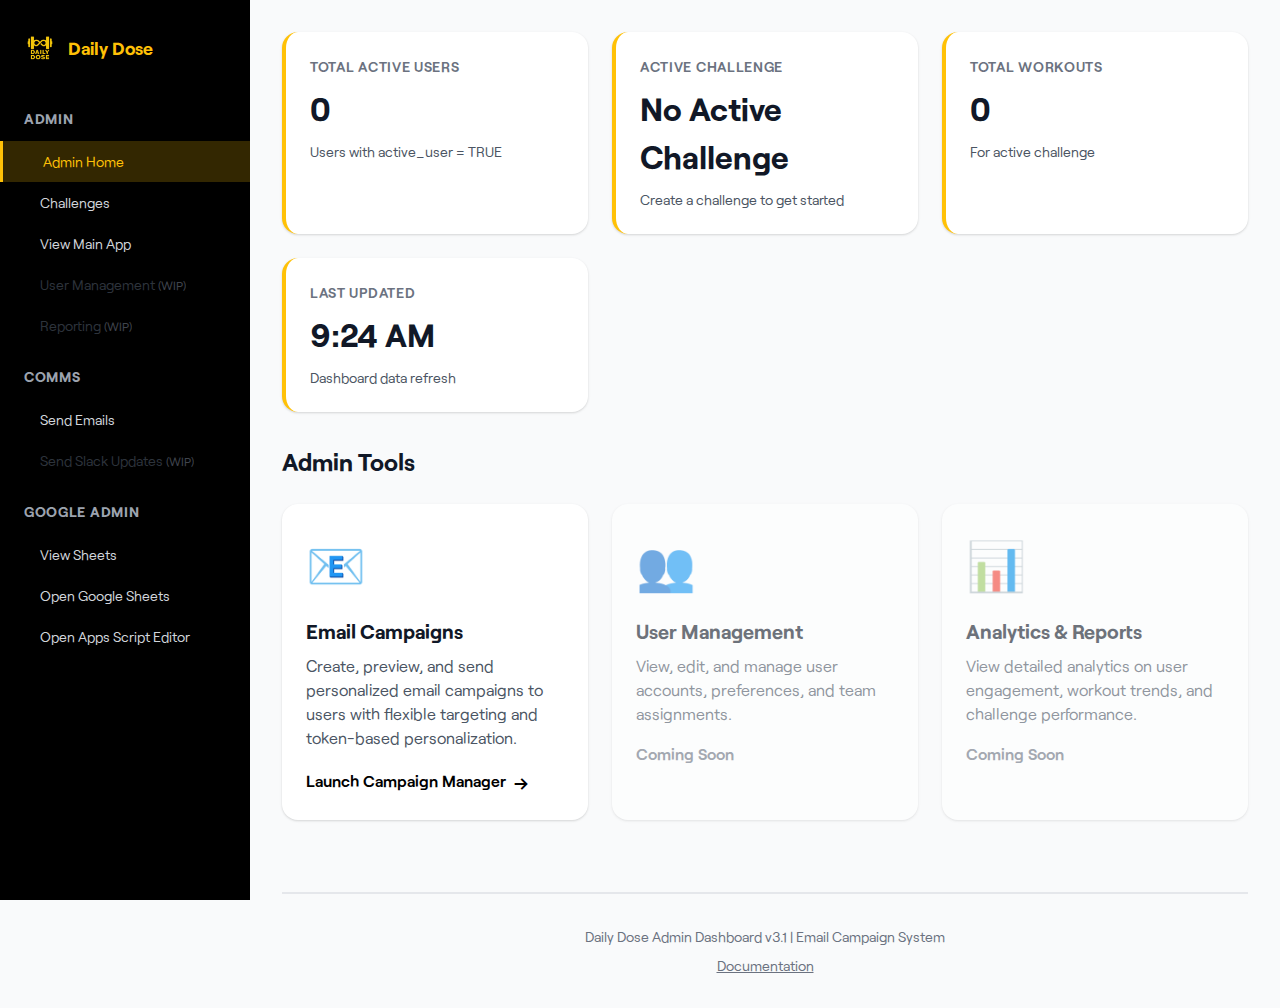
<file: admin/index.html>
<!DOCTYPE html>
<html lang="en">
<head>
    <meta charset="UTF-8">
    <meta name="viewport" content="width=device-width, initial-scale=1.0">
    <title>Daily Dose Admin Dashboard</title>
    <link rel="stylesheet" href="admin-styles.css?v=20251121-4">
    <link rel="icon" type="image/png" href="../assets/daily_dose_logo_sm.png">
</head>
<body>
    <!-- Sidebar Navigation -->
    <aside class="admin-sidebar">
        <div class="sidebar-brand">
            <img src="../assets/daily_dose_logo_sm.png" alt="Daily Dose Logo">
            <span class="sidebar-brand-text">Daily Dose</span>
        </div>

        <nav>
            <ul class="sidebar-nav">
                <!-- Admin Section -->
                <li class="sidebar-nav-section">
                    <span class="sidebar-nav-parent non-clickable">Admin</span>
                    <ul class="sidebar-nav-children">
                        <li><a href="index.html" class="sidebar-nav-child active">Admin Home</a></li>
                        <li><a href="challenges.html" class="sidebar-nav-child">Challenges</a></li>
                        <li><a href="https://martinapt8.github.io/a8-workout-app/?user=mritty85" class="sidebar-nav-child" target="_blank">View Main App</a></li>
                        <li><a class="sidebar-nav-child disabled">User Management</a></li>
                        <li><a class="sidebar-nav-child disabled">Reporting</a></li>
                    </ul>
                </li>

                <!-- Comms Section -->
                <li class="sidebar-nav-section">
                    <span class="sidebar-nav-parent non-clickable">Comms</span>
                    <ul class="sidebar-nav-children">
                        <li><a href="email-campaigns.html" class="sidebar-nav-child">Send Emails</a></li>
                        <li><a class="sidebar-nav-child disabled">Send Slack Updates</a></li>
                    </ul>
                </li>

                <!-- Google Admin Section -->
                <li class="sidebar-nav-section">
                    <span class="sidebar-nav-parent non-clickable">Google Admin</span>
                    <ul class="sidebar-nav-children">
                        <li><a href="sheets.html" class="sidebar-nav-child">View Sheets</a></li>
                        <li><a href="https://docs.google.com/spreadsheets/d/1IVFs2QmrevDV6pNuuuOLXtsZls8HcChnJn_qK8IHV7M/edit?gid=272721508#gid=272721508" class="sidebar-nav-child" target="_blank">Open Google Sheets</a></li>
                        <li><a href="https://script.google.com/u/0/home/projects/19-ZM76X7s6QJkvx-tkexXcdoevOk7UNziac98w70wKA_kGEf6RssoS32/edit" class="sidebar-nav-child" target="_blank">Open Apps Script Editor</a></li>
                    </ul>
                </li>
            </ul>
        </nav>
    </aside>

    <!-- Main Content -->
    <main class="admin-container">
        <!-- Quick Stats -->
        <section class="stats-grid" id="statsGrid">
            <div class="stat-card">
                <div class="stat-label">Total Active Users</div>
                <div class="stat-value" id="statActiveUsers">—</div>
                <div class="stat-meta">Users with active_user = TRUE</div>
            </div>
            <div class="stat-card">
                <div class="stat-label">Active Challenge</div>
                <div class="stat-value" id="statChallengeName">—</div>
                <div class="stat-meta" id="statChallengeDates">—</div>
            </div>
            <div class="stat-card">
                <div class="stat-label">Total Workouts</div>
                <div class="stat-value" id="statTotalWorkouts">—</div>
                <div class="stat-meta">For active challenge</div>
            </div>
            <div class="stat-card">
                <div class="stat-label">Last Updated</div>
                <div class="stat-value" id="statLastUpdated">—</div>
                <div class="stat-meta">Dashboard data refresh</div>
            </div>
        </section>

        <!-- Main Menu -->
        <section>
            <h2 style="font-size: 1.5rem; font-weight: 700; margin-bottom: 1.5rem;">Admin Tools</h2>

            <div style="display: grid; grid-template-columns: repeat(auto-fit, minmax(300px, 1fr)); gap: 1.5rem;">
                <!-- Email Campaigns Card -->
                <a href="email-campaigns.html" class="card" style="text-decoration: none; color: inherit; transition: transform 0.2s ease, box-shadow 0.2s ease;">
                    <div style="font-size: 3rem; margin-bottom: 1rem;">📧</div>
                    <h3 style="font-size: 1.25rem; font-weight: 700; margin-bottom: 0.5rem;">Email Campaigns</h3>
                    <p style="color: var(--gray-600); margin-bottom: 1rem;">
                        Create, preview, and send personalized email campaigns to users with flexible targeting and token-based personalization.
                    </p>
                    <div style="display: inline-flex; align-items: center; gap: 0.5rem; color: var(--primary-black); font-weight: 600;">
                        Launch Campaign Manager
                        <span style="font-size: 1.25rem;">→</span>
                    </div>
                </a>

                <!-- User Management Card (Coming Soon) -->
                <div class="card" style="opacity: 0.6; cursor: not-allowed;">
                    <div style="font-size: 3rem; margin-bottom: 1rem;">👥</div>
                    <h3 style="font-size: 1.25rem; font-weight: 700; margin-bottom: 0.5rem;">User Management</h3>
                    <p style="color: var(--gray-600); margin-bottom: 1rem;">
                        View, edit, and manage user accounts, preferences, and team assignments.
                    </p>
                    <div style="display: inline-flex; align-items: center; gap: 0.5rem; color: var(--gray-500); font-weight: 600;">
                        Coming Soon
                    </div>
                </div>

                <!-- Analytics Card (Coming Soon) -->
                <div class="card" style="opacity: 0.6; cursor: not-allowed;">
                    <div style="font-size: 3rem; margin-bottom: 1rem;">📊</div>
                    <h3 style="font-size: 1.25rem; font-weight: 700; margin-bottom: 0.5rem;">Analytics & Reports</h3>
                    <p style="color: var(--gray-600); margin-bottom: 1rem;">
                        View detailed analytics on user engagement, workout trends, and challenge performance.
                    </p>
                    <div style="display: inline-flex; align-items: center; gap: 0.5rem; color: var(--gray-500); font-weight: 600;">
                        Coming Soon
                    </div>
                </div>
            </div>
        </section>

        <!-- Footer -->
        <footer style="margin-top: 3rem; padding-top: 2rem; border-top: 2px solid var(--gray-200); text-align: center; color: var(--gray-500); font-size: 0.875rem;">
            <p>Daily Dose Admin Dashboard v3.1 | Email Campaign System</p>
            <p style="margin-top: 0.5rem;">
                <a href="https://github.com/martinapt8/a8-workout-app" target="_blank" style="color: var(--gray-500); text-decoration: underline;">Documentation</a>
            </p>
        </footer>
    </main>

    <!-- Scripts -->
    <script src="admin-config.js?v=20251121-4"></script>
    <script src="admin-api.js?v=20251121-4"></script>
    <script>
        // Load dashboard stats on page load
        document.addEventListener('DOMContentLoaded', async () => {
            await loadDashboardStats();
        });

        async function loadDashboardStats() {
            try {
                // Fetch all stats in parallel
                const [activeUsersResult, challengeResult, workoutsResult] = await Promise.all([
                    ADMIN_API.getActiveUsersCount().catch(() => 0),
                    ADMIN_API.getActiveChallenge().catch(() => null),
                    ADMIN_API.getTotalWorkouts().catch(() => 0)
                ]);

                // Update active users
                document.getElementById('statActiveUsers').textContent = activeUsersResult || 0;

                // Update active challenge
                if (challengeResult && challengeResult.challenge_name) {
                    document.getElementById('statChallengeName').textContent = challengeResult.challenge_name;

                    // Format dates
                    const startDate = new Date(challengeResult.start_date).toLocaleDateString('en-US', { month: 'short', day: 'numeric' });
                    const endDate = new Date(challengeResult.end_date).toLocaleDateString('en-US', { month: 'short', day: 'numeric', year: 'numeric' });
                    document.getElementById('statChallengeDates').textContent = `${startDate} - ${endDate}`;
                } else {
                    document.getElementById('statChallengeName').textContent = 'No Active Challenge';
                    document.getElementById('statChallengeDates').textContent = 'Create a challenge to get started';
                }

                // Update total workouts
                document.getElementById('statTotalWorkouts').textContent = workoutsResult || 0;

                // Update last updated time
                const now = new Date().toLocaleTimeString('en-US', { hour: 'numeric', minute: '2-digit' });
                document.getElementById('statLastUpdated').textContent = now;

            } catch (error) {
                console.error('Error loading dashboard stats:', error);
                showError('Failed to load dashboard statistics. Please refresh the page.');
            }
        }

        function showError(message) {
            const alert = document.createElement('div');
            alert.className = 'alert alert-error';
            alert.innerHTML = `
                <span style="font-size: 1.5rem;">⚠️</span>
                <div>
                    <strong>Error</strong>
                    <p style="margin-top: 0.25rem;">${message}</p>
                </div>
            `;

            const container = document.querySelector('.admin-container');
            container.insertBefore(alert, container.firstChild);
        }

        // Hover effect for clickable cards
        document.querySelectorAll('a.card').forEach(card => {
            card.addEventListener('mouseenter', () => {
                card.style.transform = 'translateY(-4px)';
                card.style.boxShadow = 'var(--shadow-md)';
            });
            card.addEventListener('mouseleave', () => {
                card.style.transform = 'translateY(0)';
                card.style.boxShadow = 'var(--shadow)';
            });
        });
    </script>
</body>
</html>
</file>
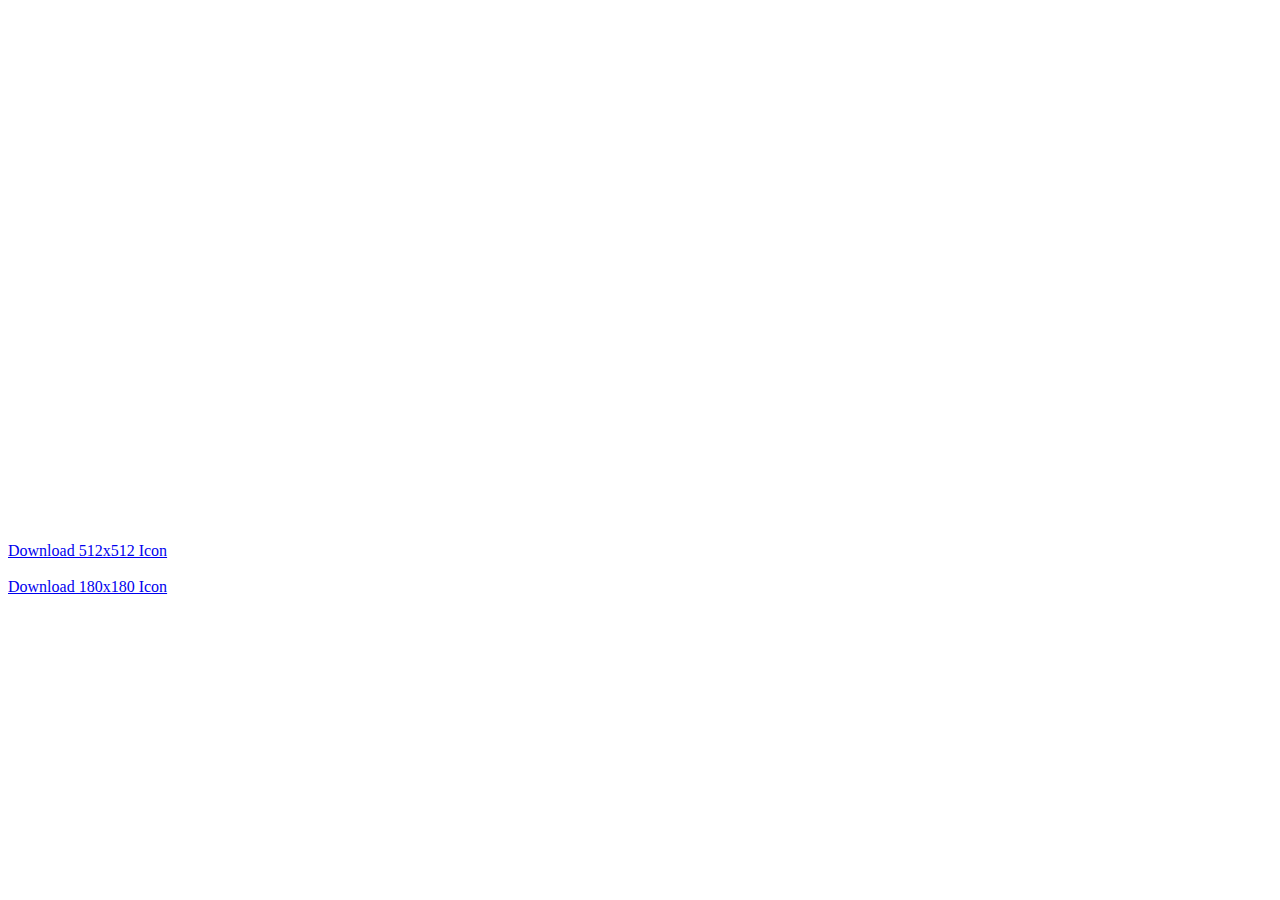
<file: create_icon.html>
<!DOCTYPE html>
<html>
<head>
    <meta charset="UTF-8">
    <title>Icon Generator</title>
</head>
<body>
    <canvas id="canvas512" width="512" height="512"></canvas>
    <canvas id="canvas180" width="180" height="180"></canvas>
    <script>
        // Load SVG and create icons
        fetch('assets/daily_dose_logo.svg')
            .then(r => r.text())
            .then(svgText => {
                // Modify SVG to use yellow instead of black
                const yellowSvg = svgText.replace(/fill="#000000"/g, 'fill="#FFC107"');
                
                // Create blob for image loading
                const blob = new Blob([yellowSvg], {type: 'image/svg+xml'});
                const url = URL.createObjectURL(blob);
                
                const img = new Image();
                img.onload = function() {
                    // Create 512x512 icon
                    const canvas512 = document.getElementById('canvas512');
                    const ctx512 = canvas512.getContext('2d');
                    ctx512.fillStyle = '#000000';
                    ctx512.fillRect(0, 0, 512, 512);
                    
                    const logoSize512 = 410; // 80% of 512
                    const offset512 = (512 - logoSize512) / 2;
                    ctx512.drawImage(img, offset512, offset512, logoSize512, logoSize512);
                    
                    // Create 180x180 icon
                    const canvas180 = document.getElementById('canvas180');
                    const ctx180 = canvas180.getContext('2d');
                    ctx180.fillStyle = '#000000';
                    ctx180.fillRect(0, 0, 180, 180);
                    
                    const logoSize180 = 144; // 80% of 180
                    const offset180 = (180 - logoSize180) / 2;
                    ctx180.drawImage(img, offset180, offset180, logoSize180, logoSize180);
                    
                    // Download links
                    document.body.innerHTML += '<br><br>';
                    
                    const link512 = document.createElement('a');
                    link512.download = 'daily_dose_icon_512.png';
                    link512.href = canvas512.toDataURL('image/png');
                    link512.textContent = 'Download 512x512 Icon';
                    document.body.appendChild(link512);
                    
                    document.body.innerHTML += '<br><br>';
                    
                    const link180 = document.createElement('a');
                    link180.download = 'daily_dose_icon_180.png';
                    link180.href = canvas180.toDataURL('image/png');
                    link180.textContent = 'Download 180x180 Icon';
                    document.body.appendChild(link180);
                    
                    URL.revokeObjectURL(url);
                };
                img.src = url;
            });
    </script>
</body>
</html>
</file>
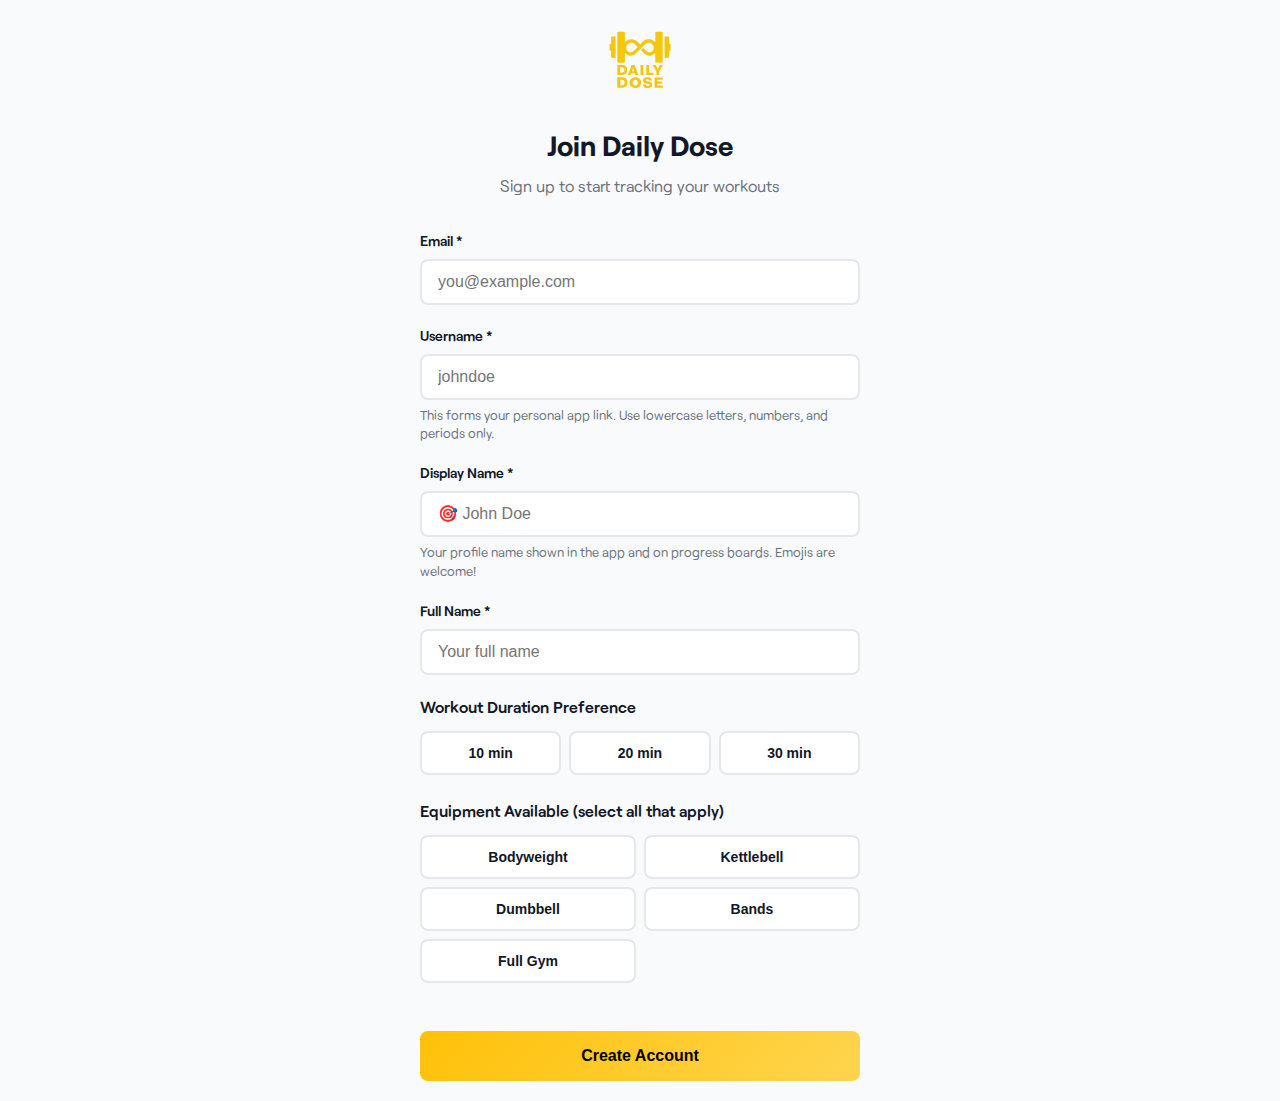
<file: signup.html>
<!DOCTYPE html>
<html>
<head>
    <meta charset="UTF-8">
    <meta name="viewport" content="width=device-width, initial-scale=1.0">
    <title>Sign Up - Daily Dose</title>

    <!-- Apple Touch Icon and PWA settings -->
    <meta name="apple-mobile-web-app-capable" content="yes">
    <meta name="apple-mobile-web-app-status-bar-style" content="default">
    <meta name="apple-mobile-web-app-title" content="Daily Dose Signup">

    <!-- Dynamic icon generator - Black background with yellow logo -->
    <script>
        (function() {
            // Load SVG and create icons with black background
            fetch('assets/daily_dose_logo.svg')
                .then(r => r.text())
                .then(svgText => {
                    // Modify SVG to use yellow instead of black
                    const yellowSvg = svgText.replace(/fill="#000000"/g, 'fill="#FFC107"');

                    // Create blob for image loading
                    const blob = new Blob([yellowSvg], {type: 'image/svg+xml'});
                    const url = URL.createObjectURL(blob);

                    const img = new Image();
                    img.onload = function() {
                        // Create 180x180 icon with black background
                        const canvas = document.createElement('canvas');
                        canvas.width = 180;
                        canvas.height = 180;
                        const ctx = canvas.getContext('2d');

                        // Black background
                        ctx.fillStyle = '#000000';
                        ctx.fillRect(0, 0, 180, 180);

                        // Draw yellow logo centered (80% of canvas)
                        const logoSize = 144;
                        const offset = (180 - logoSize) / 2;
                        ctx.drawImage(img, offset, offset, logoSize, logoSize);

                        const iconUrl = canvas.toDataURL('image/png');

                        // Regular favicon
                        const icon = document.createElement('link');
                        icon.rel = 'icon';
                        icon.type = 'image/png';
                        icon.href = iconUrl;
                        document.head.appendChild(icon);

                        // Apple touch icons
                        const appleTouchIcon = document.createElement('link');
                        appleTouchIcon.rel = 'apple-touch-icon';
                        appleTouchIcon.href = iconUrl;
                        document.head.appendChild(appleTouchIcon);

                        // Multiple sizes for better compatibility
                        const sizes = [152, 167, 180];
                        sizes.forEach(size => {
                            const link = document.createElement('link');
                            link.rel = 'apple-touch-icon';
                            link.sizes = `${size}x${size}`;
                            link.href = iconUrl;
                            document.head.appendChild(link);
                        });

                        URL.revokeObjectURL(url);
                    };
                    img.src = url;
                })
                .catch(err => {
                    console.log('Could not load logo for icon generation:', err);
                });
        })();
    </script>

    <!-- Theme color for browser chrome -->
    <meta name="theme-color" content="#000000">

    <!-- Styles -->
    <link rel="stylesheet" href="styles.css?v=20251121-4">

    <!-- API Configuration and Helper -->
    <script src="config.js?v=20251121-4"></script>
    <script src="api.js?v=20251121-4"></script>

    <style>
        /* Signup-specific styles */
        .signup-container {
            max-width: 480px;
            margin: 0 auto;
            padding: 20px;
            min-height: 100vh;
            display: flex;
            flex-direction: column;
            justify-content: center;
        }

        .signup-logo {
            width: 80px;
            height: 80px;
            margin: 0 auto 24px;
            display: block;
        }

        .signup-header {
            text-align: center;
            margin-bottom: 32px;
        }

        .signup-header h1 {
            font-size: 28px;
            font-weight: 700;
            margin-bottom: 8px;
            color: #111827;
        }

        .signup-header p {
            font-size: 16px;
            color: #6B7280;
        }

        .form-group {
            margin-bottom: 20px;
        }

        .form-group label {
            display: block;
            font-size: 14px;
            font-weight: 600;
            margin-bottom: 8px;
            color: #111827;
        }

        .form-group input {
            width: 100%;
            padding: 12px 16px;
            font-size: 16px;
            border: 2px solid #E5E7EB;
            border-radius: 8px;
            background: #FFFFFF;
            box-sizing: border-box;
            transition: border-color 0.2s;
        }

        .form-group input:focus {
            outline: none;
            border-color: #FFC107;
        }

        .helper-text {
            font-size: 13px;
            color: #6B7280;
            margin-top: 6px;
            line-height: 1.4;
        }

        .form-section {
            margin-bottom: 24px;
        }

        .form-section-title {
            font-size: 16px;
            font-weight: 600;
            margin-bottom: 12px;
            color: #111827;
        }

        .button-group {
            display: grid;
            grid-template-columns: repeat(auto-fit, minmax(100px, 1fr));
            gap: 8px;
            margin-bottom: 12px;
        }

        .button-group.equipment {
            grid-template-columns: repeat(2, 1fr);
        }

        .option-button {
            padding: 12px 16px;
            font-size: 14px;
            font-weight: 600;
            border: 2px solid #E5E7EB;
            border-radius: 8px;
            background: #FFFFFF;
            color: #111827;
            cursor: pointer;
            transition: all 0.2s;
            text-align: center;
        }

        .option-button:hover {
            border-color: #FFC107;
        }

        .option-button.selected {
            border-color: #FFC107;
            background: #FFC107;
            color: #000000;
        }

        .submit-button {
            width: 100%;
            padding: 16px;
            font-size: 16px;
            font-weight: 700;
            border: none;
            border-radius: 8px;
            background: linear-gradient(135deg, #FFC107 0%, #FFD54F 100%);
            color: #000000;
            cursor: pointer;
            margin-top: 24px;
            transition: transform 0.2s, box-shadow 0.2s;
        }

        .submit-button:hover {
            transform: translateY(-2px);
            box-shadow: 0 4px 12px rgba(255, 193, 7, 0.4);
        }

        .submit-button:active {
            transform: translateY(0);
        }

        .submit-button:disabled {
            opacity: 0.6;
            cursor: not-allowed;
            transform: none;
        }

        .error-message {
            padding: 12px 16px;
            margin-bottom: 20px;
            background: #FEE2E2;
            border: 1px solid #FCA5A5;
            border-radius: 8px;
            color: #991B1B;
            font-size: 14px;
            display: none;
        }

        .error-message.show {
            display: block;
        }

        .success-message {
            padding: 20px;
            text-align: center;
            display: none;
        }

        .success-message.show {
            display: block;
        }

        .success-message h2 {
            font-size: 24px;
            font-weight: 700;
            margin-bottom: 12px;
            color: #10B981;
        }

        .success-message p {
            font-size: 16px;
            color: #6B7280;
            line-height: 1.6;
        }

        .checkmark {
            width: 64px;
            height: 64px;
            margin: 0 auto 20px;
            background: #10B981;
            border-radius: 50%;
            display: flex;
            align-items: center;
            justify-content: center;
            animation: scaleIn 0.3s ease;
        }

        .checkmark::after {
            content: '✓';
            font-size: 40px;
            color: #FFFFFF;
            font-weight: 700;
        }

        @keyframes scaleIn {
            from {
                transform: scale(0);
            }
            to {
                transform: scale(1);
            }
        }

        .loading-spinner {
            display: none;
            width: 20px;
            height: 20px;
            border: 3px solid rgba(0, 0, 0, 0.3);
            border-top-color: #000000;
            border-radius: 50%;
            animation: spin 0.8s linear infinite;
            margin: 0 auto;
        }

        @keyframes spin {
            to {
                transform: rotate(360deg);
            }
        }

        .loading .loading-spinner {
            display: block;
        }

        .loading .submit-text {
            display: none;
        }
    </style>
</head>
<body>
    <div class="signup-container">
        <img src="assets/daily_dose_logo.svg" alt="Daily Dose" class="signup-logo">

        <div class="signup-header">
            <h1>Join Daily Dose</h1>
            <p>Sign up to start tracking your workouts</p>
        </div>

        <!-- Error Message -->
        <div id="error-message" class="error-message"></div>

        <!-- Signup Form -->
        <form id="signup-form">
            <!-- Required Fields -->
            <div class="form-group">
                <label for="email">Email *</label>
                <input type="email" id="email" name="email" required placeholder="you@example.com">
            </div>

            <div class="form-group">
                <label for="user-id">Username *</label>
                <input type="text" id="user-id" name="userId" required placeholder="johndoe" pattern="[a-z0-9.]+" minlength="3" maxlength="30">
                <div class="helper-text">This forms your personal app link. Use lowercase letters, numbers, and periods only.</div>
            </div>

            <div class="form-group">
                <label for="display-name">Display Name *</label>
                <input type="text" id="display-name" name="displayName" required placeholder="🎯 John Doe">
                <div class="helper-text">Your profile name shown in the app and on progress boards. Emojis are welcome!</div>
            </div>

            <div class="form-group">
                <label for="full-name">Full Name *</label>
                <input type="text" id="full-name" name="fullName" required placeholder="Your full name">
            </div>

            <!-- Workout Preferences -->
            <div class="form-section">
                <div class="form-section-title">Workout Duration Preference</div>
                <div class="button-group duration">
                    <button type="button" class="option-button" data-duration="10">10 min</button>
                    <button type="button" class="option-button" data-duration="20">20 min</button>
                    <button type="button" class="option-button" data-duration="30">30 min</button>
                </div>
            </div>

            <!-- Equipment Available -->
            <div class="form-section">
                <div class="form-section-title">Equipment Available (select all that apply)</div>
                <div class="button-group equipment">
                    <button type="button" class="option-button" data-equipment="Bodyweight">Bodyweight</button>
                    <button type="button" class="option-button" data-equipment="Kettlebell">Kettlebell</button>
                    <button type="button" class="option-button" data-equipment="Dumbbell">Dumbbell</button>
                    <button type="button" class="option-button" data-equipment="Bands">Bands</button>
                    <button type="button" class="option-button" data-equipment="Full Gym">Full Gym</button>
                </div>
            </div>

            <!-- Submit Button -->
            <button type="submit" class="submit-button">
                <span class="submit-text">Create Account</span>
                <div class="loading-spinner"></div>
            </button>
        </form>

        <!-- Success Message (hidden by default) -->
        <div id="success-message" class="success-message">
            <div class="checkmark"></div>
            <h2>Signup Successful!</h2>
            <p>Thank you for signing up! An admin will review your request and send you your personalized app link via email soon.</p>
        </div>
    </div>

    <script>
        // State management
        let selectedDuration = null;
        let selectedEquipment = [];

        // Duration selection (single select)
        document.querySelectorAll('[data-duration]').forEach(button => {
            button.addEventListener('click', function() {
                // Remove selected from all duration buttons
                document.querySelectorAll('[data-duration]').forEach(btn => {
                    btn.classList.remove('selected');
                });

                // Add selected to clicked button
                this.classList.add('selected');
                selectedDuration = this.dataset.duration;
            });
        });

        // Equipment selection (multi-select)
        document.querySelectorAll('[data-equipment]').forEach(button => {
            button.addEventListener('click', function() {
                const equipment = this.dataset.equipment;

                if (this.classList.contains('selected')) {
                    // Deselect
                    this.classList.remove('selected');
                    selectedEquipment = selectedEquipment.filter(e => e !== equipment);
                } else {
                    // Select
                    this.classList.add('selected');
                    selectedEquipment.push(equipment);
                }
            });
        });

        // Form submission
        document.getElementById('signup-form').addEventListener('submit', async function(e) {
            e.preventDefault();

            // Get form values
            const email = document.getElementById('email').value.trim();
            const userId = document.getElementById('user-id').value.trim().toLowerCase();
            const displayName = document.getElementById('display-name').value.trim();
            const fullName = document.getElementById('full-name').value.trim();

            // Validate required fields
            if (!email || !userId || !displayName || !fullName) {
                showError('Please fill in all required fields');
                return;
            }

            // Validate userId format (lowercase letters, numbers, periods only)
            if (!/^[a-z0-9.]+$/.test(userId)) {
                showError('Username must contain only lowercase letters, numbers, and periods');
                return;
            }

            // Validate userId length
            if (userId.length < 3 || userId.length > 30) {
                showError('Username must be between 3 and 30 characters');
                return;
            }

            // Prepare signup data
            const signupData = {
                email,
                userId,
                displayName,
                fullName,
                preferredDuration: selectedDuration,
                equipment: selectedEquipment
            };

            // Show loading state
            const submitButton = document.querySelector('.submit-button');
            submitButton.classList.add('loading');
            submitButton.disabled = true;

            // Hide error message
            hideError();

            try {
                // Call API
                const result = await API.post('createSignup', signupData);

                if (result.success) {
                    // Show success message, hide form
                    document.getElementById('signup-form').style.display = 'none';
                    document.getElementById('success-message').classList.add('show');
                } else {
                    // Show error
                    showError(result.error || 'An error occurred. Please try again.');
                    submitButton.classList.remove('loading');
                    submitButton.disabled = false;
                }
            } catch (error) {
                console.error('Signup error:', error);
                showError('An unexpected error occurred. Please try again.');
                submitButton.classList.remove('loading');
                submitButton.disabled = false;
            }
        });

        function showError(message) {
            const errorDiv = document.getElementById('error-message');
            errorDiv.textContent = message;
            errorDiv.classList.add('show');
        }

        function hideError() {
            const errorDiv = document.getElementById('error-message');
            errorDiv.classList.remove('show');
        }
    </script>
</body>
</html>
</file>
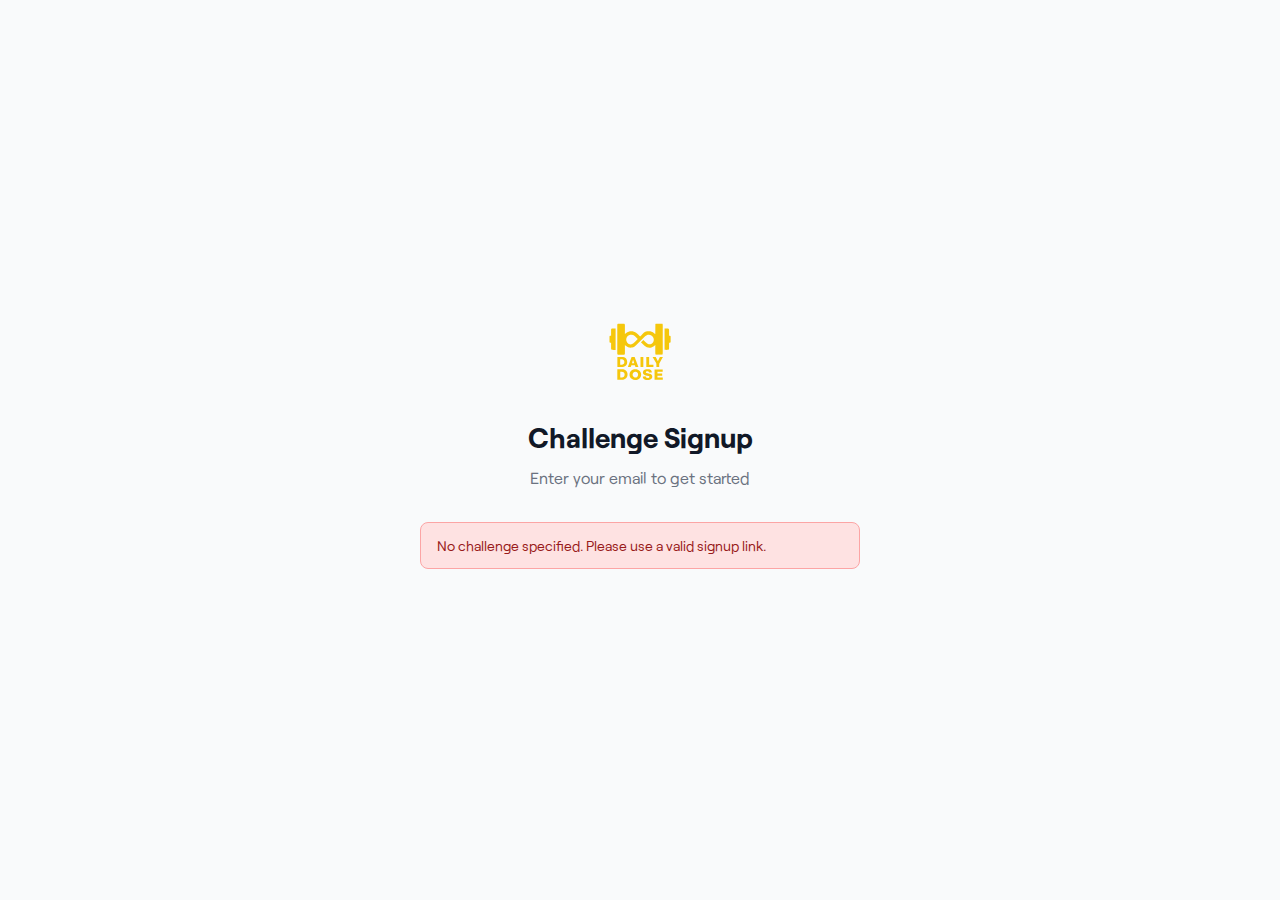
<file: signup_challenge.html>
<!DOCTYPE html>
<html>
<head>
    <meta charset="UTF-8">
    <meta name="viewport" content="width=device-width, initial-scale=1.0">
    <title>Challenge Signup - Daily Dose</title>

    <!-- Apple Touch Icon and PWA settings -->
    <meta name="apple-mobile-web-app-capable" content="yes">
    <meta name="apple-mobile-web-app-status-bar-style" content="default">
    <meta name="apple-mobile-web-app-title" content="Daily Dose Signup">

    <!-- Dynamic icon generator - Black background with yellow logo -->
    <script>
        (function() {
            // Load SVG and create icons with black background
            fetch('assets/daily_dose_logo.svg')
                .then(r => r.text())
                .then(svgText => {
                    // Modify SVG to use yellow instead of black
                    const yellowSvg = svgText.replace(/fill="#000000"/g, 'fill="#FFC107"');

                    // Create blob for image loading
                    const blob = new Blob([yellowSvg], {type: 'image/svg+xml'});
                    const url = URL.createObjectURL(blob);

                    const img = new Image();
                    img.onload = function() {
                        // Create 180x180 icon with black background
                        const canvas = document.createElement('canvas');
                        canvas.width = 180;
                        canvas.height = 180;
                        const ctx = canvas.getContext('2d');

                        // Black background
                        ctx.fillStyle = '#000000';
                        ctx.fillRect(0, 0, 180, 180);

                        // Draw yellow logo centered (80% of canvas)
                        const logoSize = 144;
                        const offset = (180 - logoSize) / 2;
                        ctx.drawImage(img, offset, offset, logoSize, logoSize);

                        const iconUrl = canvas.toDataURL('image/png');

                        // Regular favicon
                        const icon = document.createElement('link');
                        icon.rel = 'icon';
                        icon.type = 'image/png';
                        icon.href = iconUrl;
                        document.head.appendChild(icon);

                        // Apple touch icons
                        const appleTouchIcon = document.createElement('link');
                        appleTouchIcon.rel = 'apple-touch-icon';
                        appleTouchIcon.href = iconUrl;
                        document.head.appendChild(appleTouchIcon);

                        // Multiple sizes for better compatibility
                        const sizes = [152, 167, 180];
                        sizes.forEach(size => {
                            const link = document.createElement('link');
                            link.rel = 'apple-touch-icon';
                            link.sizes = `${size}x${size}`;
                            link.href = iconUrl;
                            document.head.appendChild(link);
                        });

                        URL.revokeObjectURL(url);
                    };
                    img.src = url;
                })
                .catch(err => {
                    console.log('Could not load logo for icon generation:', err);
                });
        })();
    </script>

    <!-- Theme color for browser chrome -->
    <meta name="theme-color" content="#000000">

    <!-- Styles -->
    <link rel="stylesheet" href="styles.css?v=20251121-4">

    <!-- API Configuration and Helper -->
    <script src="config.js?v=20251121-4"></script>
    <script src="api.js?v=20251121-4"></script>

    <style>
        /* Signup-specific styles */
        .signup-container {
            max-width: 480px;
            margin: 0 auto;
            padding: 20px;
            min-height: 100vh;
            display: flex;
            flex-direction: column;
            justify-content: center;
        }

        .signup-logo {
            width: 80px;
            height: 80px;
            margin: 0 auto 24px;
            display: block;
        }

        .signup-header {
            text-align: center;
            margin-bottom: 32px;
        }

        .signup-header h1 {
            font-size: 28px;
            font-weight: 700;
            margin-bottom: 8px;
            color: #111827;
        }

        .signup-header p {
            font-size: 16px;
            color: #6B7280;
        }

        .challenge-info {
            background: #FFF9E6;
            border: 2px solid #FFC107;
            border-radius: 12px;
            padding: 16px;
            margin-bottom: 24px;
            display: none;
        }

        .challenge-info.show {
            display: block;
        }

        .challenge-info h2 {
            font-size: 18px;
            font-weight: 700;
            margin-bottom: 8px;
            color: #111827;
        }

        .challenge-detail {
            font-size: 14px;
            color: #6B7280;
            margin-bottom: 4px;
        }

        .challenge-detail strong {
            color: #111827;
            font-weight: 600;
        }

        .deadline-warning {
            margin-top: 12px;
            padding: 8px 12px;
            background: #FEE2E2;
            border-radius: 6px;
            font-size: 13px;
            color: #991B1B;
            font-weight: 600;
        }

        .form-group {
            margin-bottom: 20px;
        }

        .form-group label {
            display: block;
            font-size: 14px;
            font-weight: 600;
            margin-bottom: 8px;
            color: #111827;
        }

        .form-group input {
            width: 100%;
            padding: 12px 16px;
            font-size: 16px;
            border: 2px solid #E5E7EB;
            border-radius: 8px;
            background: #FFFFFF;
            box-sizing: border-box;
            transition: border-color 0.2s;
        }

        .form-group input:focus {
            outline: none;
            border-color: #FFC107;
        }

        .helper-text {
            font-size: 13px;
            color: #6B7280;
            margin-top: 6px;
            line-height: 1.4;
        }

        .form-section {
            margin-bottom: 24px;
        }

        .form-section-title {
            font-size: 16px;
            font-weight: 600;
            margin-bottom: 12px;
            color: #111827;
        }

        .button-group {
            display: grid;
            grid-template-columns: repeat(auto-fit, minmax(100px, 1fr));
            gap: 8px;
            margin-bottom: 12px;
        }

        .button-group.equipment {
            grid-template-columns: repeat(2, 1fr);
        }

        .option-button {
            padding: 12px 16px;
            font-size: 14px;
            font-weight: 600;
            border: 2px solid #E5E7EB;
            border-radius: 8px;
            background: #FFFFFF;
            color: #111827;
            cursor: pointer;
            transition: all 0.2s;
            text-align: center;
        }

        .option-button:hover {
            border-color: #FFC107;
        }

        .option-button.selected {
            border-color: #FFC107;
            background: #FFC107;
            color: #000000;
        }

        .submit-button {
            width: 100%;
            padding: 16px;
            font-size: 16px;
            font-weight: 700;
            border: none;
            border-radius: 8px;
            background: linear-gradient(135deg, #FFC107 0%, #FFD54F 100%);
            color: #000000;
            cursor: pointer;
            margin-top: 24px;
            transition: transform 0.2s, box-shadow 0.2s;
        }

        .submit-button:hover {
            transform: translateY(-2px);
            box-shadow: 0 4px 12px rgba(255, 193, 7, 0.4);
        }

        .submit-button:active {
            transform: translateY(0);
        }

        .submit-button:disabled {
            opacity: 0.6;
            cursor: not-allowed;
            transform: none;
        }

        .error-message {
            padding: 12px 16px;
            margin-bottom: 20px;
            background: #FEE2E2;
            border: 1px solid #FCA5A5;
            border-radius: 8px;
            color: #991B1B;
            font-size: 14px;
            display: none;
        }

        .error-message.show {
            display: block;
        }

        .success-message {
            padding: 20px;
            text-align: center;
            display: none;
        }

        .success-message.show {
            display: block;
        }

        .success-message h2 {
            font-size: 24px;
            font-weight: 700;
            margin-bottom: 12px;
            color: #10B981;
        }

        .success-message p {
            font-size: 16px;
            color: #6B7280;
            line-height: 1.6;
        }

        .checkmark {
            width: 64px;
            height: 64px;
            margin: 0 auto 20px;
            background: #10B981;
            border-radius: 50%;
            display: flex;
            align-items: center;
            justify-content: center;
            animation: scaleIn 0.3s ease;
        }

        .checkmark::after {
            content: '✓';
            font-size: 40px;
            color: #FFFFFF;
            font-weight: 700;
        }

        @keyframes scaleIn {
            from {
                transform: scale(0);
            }
            to {
                transform: scale(1);
            }
        }

        .loading-spinner {
            display: none;
            width: 20px;
            height: 20px;
            border: 3px solid rgba(0, 0, 0, 0.3);
            border-top-color: #000000;
            border-radius: 50%;
            animation: spin 0.8s linear infinite;
            margin: 0 auto;
        }

        @keyframes spin {
            to {
                transform: rotate(360deg);
            }
        }

        .loading .loading-spinner {
            display: block;
        }

        .loading .submit-text {
            display: none;
        }

        .new-user-fields {
            display: none;
        }

        .new-user-fields.show {
            display: block;
        }

        .preferences-section {
            display: none;
        }

        .preferences-section.show {
            display: block;
        }

        .user-type-info {
            padding: 12px 16px;
            margin-bottom: 20px;
            background: #E0F2FE;
            border: 1px solid #7DD3FC;
            border-radius: 8px;
            color: #0C4A6E;
            font-size: 14px;
            display: none;
        }

        .user-type-info.show {
            display: block;
        }
    </style>
</head>
<body>
    <div class="signup-container">
        <img src="assets/daily_dose_logo.svg" alt="Daily Dose" class="signup-logo">

        <div class="signup-header">
            <h1>Challenge Signup</h1>
            <p id="signup-subtitle">Enter your email to get started</p>
        </div>

        <!-- Challenge Info Card -->
        <div id="challenge-info" class="challenge-info">
            <h2 id="challenge-name">Challenge Name</h2>
            <div class="challenge-detail"><strong>Dates:</strong> <span id="challenge-dates"></span></div>
            <div class="challenge-detail"><strong>Goal:</strong> <span id="challenge-goal"></span> workouts</div>
            <div id="deadline-warning" class="deadline-warning" style="display: none;"></div>
        </div>

        <!-- Error Message -->
        <div id="error-message" class="error-message"></div>

        <!-- User Type Info -->
        <div id="user-type-info" class="user-type-info"></div>

        <!-- Email Entry Form (Step 1) -->
        <form id="email-form">
            <div class="form-group">
                <label for="email">Email *</label>
                <input type="email" id="email" name="email" required placeholder="you@example.com" autocomplete="email">
                <div class="helper-text">We'll check if you already have an account</div>
            </div>

            <button type="submit" class="submit-button">
                <span class="submit-text">Continue</span>
                <div class="loading-spinner"></div>
            </button>
        </form>

        <!-- Main Signup Form (Step 2 - shown after email verification) -->
        <form id="signup-form" style="display: none;">
            <!-- New User Fields (shown only for new users) -->
            <div id="new-user-fields" class="new-user-fields">
                <div class="form-group">
                    <label for="user-id">Username *</label>
                    <input type="text" id="user-id" name="userId" placeholder="johndoe" pattern="[a-z0-9.]+" minlength="3" maxlength="30">
                    <div class="helper-text">This forms your personal app link. Use lowercase letters, numbers, and periods only.</div>
                </div>

                <div class="form-group">
                    <label for="display-name">Display Name *</label>
                    <input type="text" id="display-name" name="displayName" placeholder="🎯 John Doe">
                    <div class="helper-text">Your profile name shown in the app and on progress boards. Emojis are welcome!</div>
                </div>

                <div class="form-group">
                    <label for="full-name">Full Name *</label>
                    <input type="text" id="full-name" name="fullName" placeholder="Your full name">
                </div>
            </div>

            <!-- Workout Preferences (shown after email validation) -->
            <div id="preferences-section" class="preferences-section">
                <div class="form-section">
                    <div class="form-section-title">Workout Duration Preference</div>
                    <div class="button-group duration">
                        <button type="button" class="option-button" data-duration="10">10 min</button>
                        <button type="button" class="option-button" data-duration="20">20 min</button>
                        <button type="button" class="option-button" data-duration="30">30 min</button>
                    </div>
                </div>

                <!-- Equipment Available (for all users) -->
                <div class="form-section">
                    <div class="form-section-title">Equipment Available (select all that apply)</div>
                    <div class="button-group equipment">
                        <button type="button" class="option-button" data-equipment="Bodyweight">Bodyweight</button>
                        <button type="button" class="option-button" data-equipment="Kettlebell">Kettlebell</button>
                        <button type="button" class="option-button" data-equipment="Dumbbell">Dumbbell</button>
                        <button type="button" class="option-button" data-equipment="Bands">Bands</button>
                        <button type="button" class="option-button" data-equipment="Full Gym">Full Gym</button>
                    </div>
                </div>
            </div>

            <!-- Submit Button -->
            <button type="submit" class="submit-button">
                <span class="submit-text">Sign Up for Challenge</span>
                <div class="loading-spinner"></div>
            </button>
        </form>

        <!-- Success Message (hidden by default) -->
        <div id="success-message" class="success-message">
            <div class="checkmark"></div>
            <h2>Registration Successful!</h2>
            <p id="success-message-text"></p>
        </div>
    </div>

    <script>
        // State management
        let selectedDuration = null;
        let selectedEquipment = [];
        let challengeId = null;
        let challengeData = null;
        let userEmail = null;
        let isNewUser = true;

        // Get challenge ID from URL parameter
        const urlParams = new URLSearchParams(window.location.search);
        challengeId = urlParams.get('challenge');

        // Load challenge info on page load (in background)
        window.addEventListener('DOMContentLoaded', async function() {
            if (!challengeId) {
                showError('No challenge specified. Please use a valid signup link.');
                document.getElementById('email-form').style.display = 'none';
                return;
            }

            // Fetch challenge info in background while user enters email
            try {
                const result = await API.post('getChallengeInfo', { challengeId });
                if (result.success) {
                    challengeData = result.challenge;
                }
            } catch (error) {
                console.error('Error pre-loading challenge info:', error);
            }
        });

        // Email form submission (Step 1)
        document.getElementById('email-form').addEventListener('submit', async function(e) {
            e.preventDefault();

            const email = document.getElementById('email').value.trim();

            // Validate email
            if (!email || !/^[^\s@]+@[^\s@]+\.[^\s@]+$/.test(email)) {
                showError('Please enter a valid email address');
                return;
            }

            userEmail = email;

            // Show loading state
            const continueButton = this.querySelector('.submit-button');
            continueButton.classList.add('loading');
            continueButton.disabled = true;
            hideError();

            try {
                // Fetch BOTH challenge info AND user info in parallel
                const [challengeResult, userResult] = await Promise.all([
                    challengeData ? Promise.resolve({ success: true, challenge: challengeData }) : API.post('getChallengeInfo', { challengeId }),
                    API.post('checkUserByEmail', { email })
                ]);

                // Check challenge result
                if (!challengeResult.success) {
                    showError(challengeResult.error || 'Invalid challenge. Please check your signup link.');
                    continueButton.classList.remove('loading');
                    continueButton.disabled = false;
                    return;
                }

                const challenge = challengeResult.challenge;

                // Update UI with challenge details
                document.getElementById('signup-subtitle').textContent = `Join ${challenge.challengeName}`;
                document.getElementById('challenge-name').textContent = challenge.challengeName;
                document.getElementById('challenge-dates').textContent = `${challenge.startDate} - ${challenge.endDate}`;
                document.getElementById('challenge-goal').textContent = challenge.totalGoal;

                // Show deadline warning if applicable
                if (challenge.deadlineMessage) {
                    const deadlineWarning = document.getElementById('deadline-warning');
                    deadlineWarning.textContent = challenge.deadlineMessage;
                    deadlineWarning.style.display = 'block';
                }

                // Check if signup is still open
                if (!challenge.signupOpen) {
                    showError(challenge.deadlineMessage);
                    continueButton.classList.remove('loading');
                    continueButton.disabled = false;
                    return;
                }

                // Show challenge info
                document.getElementById('challenge-info').classList.add('show');

                // Check user result
                if (userResult.success && userResult.userExists) {
                    // EXISTING USER
                    showExistingUserForm(userResult.user);
                } else {
                    // NEW USER
                    showNewUserForm();
                }

                // Hide email form, show signup form
                document.getElementById('email-form').style.display = 'none';
                document.getElementById('signup-form').style.display = 'block';

            } catch (error) {
                console.error('Error during email verification:', error);
                showError('Unable to verify email. Please try again.');
                continueButton.classList.remove('loading');
                continueButton.disabled = false;
            }
        });

        function showNewUserForm() {
            isNewUser = true;

            // Show info message
            const infoDiv = document.getElementById('user-type-info');
            infoDiv.textContent = 'New user - please complete all fields below';
            infoDiv.classList.add('show');

            // Show new user fields
            document.getElementById('new-user-fields').classList.add('show');
            document.getElementById('user-id').required = true;
            document.getElementById('display-name').required = true;
            document.getElementById('full-name').required = true;

            // Show preferences section
            document.getElementById('preferences-section').classList.add('show');
        }

        function showExistingUserForm(userData) {
            isNewUser = false;

            // Show info message
            const infoDiv = document.getElementById('user-type-info');
            infoDiv.textContent = `Welcome back, ${userData.displayName}! Update your preferences below if needed.`;
            infoDiv.classList.add('show');

            // Hide new user fields (don't allow changing user_id)
            document.getElementById('new-user-fields').classList.remove('show');
            document.getElementById('user-id').required = false;
            document.getElementById('display-name').required = false;
            document.getElementById('full-name').required = false;

            // Show preferences section
            document.getElementById('preferences-section').classList.add('show');

            // Pre-fill preferences
            if (userData.preferredDuration) {
                selectedDuration = String(userData.preferredDuration);
                document.querySelectorAll('[data-duration]').forEach(btn => {
                    if (btn.dataset.duration === String(userData.preferredDuration)) {
                        btn.classList.add('selected');
                    }
                });
            }

            if (userData.equipment && userData.equipment.length > 0) {
                selectedEquipment = userData.equipment;
                document.querySelectorAll('[data-equipment]').forEach(btn => {
                    if (userData.equipment.includes(btn.dataset.equipment)) {
                        btn.classList.add('selected');
                    }
                });
            }
        }

        // Duration selection (single select)
        document.querySelectorAll('[data-duration]').forEach(button => {
            button.addEventListener('click', function() {
                // Remove selected from all duration buttons
                document.querySelectorAll('[data-duration]').forEach(btn => {
                    btn.classList.remove('selected');
                });

                // Add selected to clicked button
                this.classList.add('selected');
                selectedDuration = this.dataset.duration;
            });
        });

        // Equipment selection (multi-select)
        document.querySelectorAll('[data-equipment]').forEach(button => {
            button.addEventListener('click', function() {
                const equipment = this.dataset.equipment;

                if (this.classList.contains('selected')) {
                    // Deselect
                    this.classList.remove('selected');
                    selectedEquipment = selectedEquipment.filter(e => e !== equipment);
                } else {
                    // Select
                    this.classList.add('selected');
                    selectedEquipment.push(equipment);
                }
            });
        });

        // Main signup form submission (Step 2)
        document.getElementById('signup-form').addEventListener('submit', async function(e) {
            e.preventDefault();

            // Get form values
            const userId = document.getElementById('user-id').value.trim().toLowerCase();
            const displayName = document.getElementById('display-name').value.trim();
            const fullName = document.getElementById('full-name').value.trim();

            // Validate new user fields if this is a new user
            if (isNewUser) {
                if (!userId || !displayName || !fullName) {
                    showError('Please fill in all required fields');
                    return;
                }

                // Validate userId format
                if (!/^[a-z0-9.]+$/.test(userId)) {
                    showError('Username must contain only lowercase letters, numbers, and periods');
                    return;
                }

                // Validate userId length
                if (userId.length < 3 || userId.length > 30) {
                    showError('Username must be between 3 and 30 characters');
                    return;
                }
            }

            // Prepare signup data
            const signupData = {
                challengeId,
                email: userEmail,
                userId: userId || null,
                displayName: displayName || null,
                fullName: fullName || null,
                preferredDuration: selectedDuration,
                equipment: selectedEquipment
            };

            // Show loading state
            const submitButton = document.querySelector('#signup-form .submit-button');
            submitButton.classList.add('loading');
            submitButton.disabled = true;

            // Hide error message
            hideError();

            try {
                // Call API
                const result = await API.post('createChallengeSignup', signupData);

                if (result.success) {
                    // Show success message, hide form and info boxes
                    document.getElementById('success-message-text').textContent = result.message;
                    document.getElementById('signup-form').style.display = 'none';
                    document.getElementById('challenge-info').style.display = 'none';
                    document.getElementById('user-type-info').classList.remove('show');
                    document.getElementById('success-message').classList.add('show');
                } else {
                    // Show error
                    showError(result.error || 'An error occurred. Please try again.');
                    submitButton.classList.remove('loading');
                    submitButton.disabled = false;
                }
            } catch (error) {
                console.error('Signup error:', error);
                showError('An unexpected error occurred. Please try again.');
                submitButton.classList.remove('loading');
                submitButton.disabled = false;
            }
        });

        function showError(message) {
            const errorDiv = document.getElementById('error-message');
            errorDiv.textContent = message;
            errorDiv.classList.add('show');
            window.scrollTo({ top: 0, behavior: 'smooth' });
        }

        function hideError() {
            const errorDiv = document.getElementById('error-message');
            errorDiv.classList.remove('show');
        }
    </script>
</body>
</html>
</file>
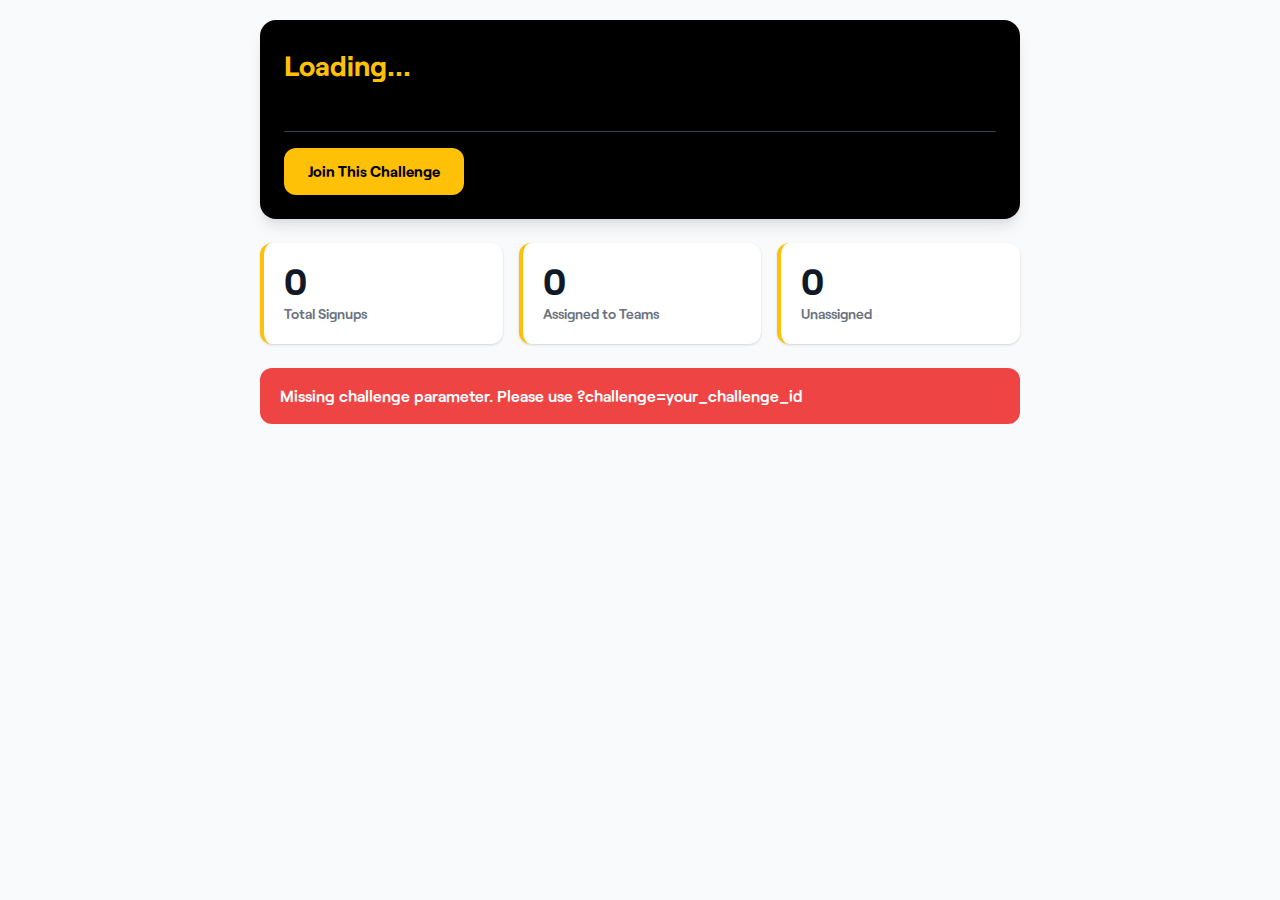
<file: signups.html>
<!DOCTYPE html>
<html>
<head>
    <meta charset="UTF-8">
    <meta name="viewport" content="width=device-width, initial-scale=1.0">
    <title>Challenge Signups - Daily Dose</title>

    <!-- Apple Touch Icon and PWA settings -->
    <meta name="apple-mobile-web-app-capable" content="yes">
    <meta name="apple-mobile-web-app-status-bar-style" content="default">
    <meta name="apple-mobile-web-app-title" content="Daily Dose Signups">

    <!-- Dynamic icon generator - Black background with yellow logo -->
    <script>
        (function() {
            // Load SVG and create icons with black background
            fetch('assets/daily_dose_logo.svg')
                .then(r => r.text())
                .then(svgText => {
                    // Modify SVG to use yellow instead of black
                    const yellowSvg = svgText.replace(/fill="#000000"/g, 'fill="#FFC107"');

                    // Create blob for image loading
                    const blob = new Blob([yellowSvg], {type: 'image/svg+xml'});
                    const url = URL.createObjectURL(blob);

                    const img = new Image();
                    img.onload = function() {
                        // Create 180x180 icon with black background
                        const canvas = document.createElement('canvas');
                        canvas.width = 180;
                        canvas.height = 180;
                        const ctx = canvas.getContext('2d');

                        // Black background
                        ctx.fillStyle = '#000000';
                        ctx.fillRect(0, 0, 180, 180);

                        // Draw yellow logo centered (80% of canvas)
                        const logoSize = 144;
                        const offset = (180 - logoSize) / 2;
                        ctx.drawImage(img, offset, offset, logoSize, logoSize);

                        const iconUrl = canvas.toDataURL('image/png');

                        // Regular favicon
                        const icon = document.createElement('link');
                        icon.rel = 'icon';
                        icon.type = 'image/png';
                        icon.href = iconUrl;
                        document.head.appendChild(icon);

                        // Apple touch icons
                        const appleTouchIcon = document.createElement('link');
                        appleTouchIcon.rel = 'apple-touch-icon';
                        appleTouchIcon.href = iconUrl;
                        document.head.appendChild(appleTouchIcon);

                        // Multiple sizes for better compatibility
                        const sizes = [152, 167, 180];
                        sizes.forEach(size => {
                            const link = document.createElement('link');
                            link.rel = 'apple-touch-icon';
                            link.sizes = `${size}x${size}`;
                            link.href = iconUrl;
                            document.head.appendChild(link);
                        });

                        URL.revokeObjectURL(url);
                    };
                    img.src = url;
                })
                .catch(err => {
                    console.log('Could not load logo for icon generation:', err);
                });
        })();
    </script>

    <!-- Theme color for browser chrome -->
    <meta name="theme-color" content="#000000">

    <!-- Styles -->
    <link rel="stylesheet" href="styles.css?v=20251121-4">

    <!-- API Configuration and Helper -->
    <script src="config.js?v=20251121-4"></script>
    <script src="api.js?v=20251121-4"></script>

    <style>
        /* Signups page specific styles */
        .signups-container {
            max-width: 800px;
            margin: 0 auto;
            padding: 20px;
            min-height: 100vh;
        }

        .header-section {
            background: var(--primary-black);
            color: var(--white);
            padding: 24px;
            border-radius: var(--border-radius-lg);
            margin-bottom: 24px;
            box-shadow: var(--shadow-lg);
        }

        .header-section h1 {
            font-size: 28px;
            font-weight: 700;
            margin-bottom: 8px;
            color: var(--primary-yellow);
        }

        .challenge-meta {
            font-size: 14px;
            color: var(--gray-300);
            margin-top: 8px;
        }

        .challenge-meta-item {
            display: inline-block;
            margin-right: 16px;
        }

        .signup-link-container {
            margin-top: 16px;
            padding-top: 16px;
            border-top: 1px solid var(--gray-700);
        }

        .signup-button {
            display: inline-block;
            background: var(--primary-yellow);
            color: var(--primary-black);
            padding: 12px 24px;
            border-radius: var(--border-radius);
            font-weight: 700;
            font-size: 15px;
            text-decoration: none;
            transition: var(--transition);
            box-shadow: var(--shadow);
        }

        .signup-button:hover {
            background: #FFD54F;
            box-shadow: var(--shadow-md);
            transform: translateY(-1px);
        }

        .signup-button:active {
            transform: translateY(0);
        }

        .signup-closed-message {
            background: var(--gray-700);
            color: var(--gray-300);
            padding: 12px 20px;
            border-radius: var(--border-radius);
            font-weight: 600;
            font-size: 15px;
            text-align: center;
            margin-top: 16px;
        }

        .stats-grid {
            display: grid;
            grid-template-columns: repeat(auto-fit, minmax(200px, 1fr));
            gap: 16px;
            margin-bottom: 24px;
        }

        .stat-card {
            background: var(--white);
            padding: 20px;
            border-radius: var(--border-radius);
            box-shadow: var(--shadow);
            border-left: 4px solid var(--primary-yellow);
        }

        .stat-value {
            font-size: 36px;
            font-weight: 700;
            color: var(--gray-900);
            line-height: 1;
        }

        .stat-label {
            font-size: 14px;
            color: var(--gray-500);
            margin-top: 4px;
            font-weight: 600;
        }

        .team-section {
            background: var(--white);
            border-radius: var(--border-radius-lg);
            padding: 24px;
            margin-bottom: 20px;
            box-shadow: var(--shadow);
        }

        .team-header {
            display: flex;
            align-items: center;
            justify-content: space-between;
            margin-bottom: 16px;
            padding-bottom: 12px;
            border-bottom: 2px solid var(--gray-200);
        }

        .team-title {
            font-size: 20px;
            font-weight: 700;
            color: var(--gray-900);
            display: flex;
            align-items: center;
            gap: 8px;
        }

        .team-color-indicator {
            width: 12px;
            height: 12px;
            border-radius: 50%;
            display: inline-block;
        }

        .team-count {
            background: var(--gray-100);
            color: var(--gray-700);
            padding: 4px 12px;
            border-radius: 20px;
            font-size: 14px;
            font-weight: 600;
        }

        .member-list {
            display: grid;
            grid-template-columns: repeat(auto-fill, minmax(250px, 1fr));
            gap: 12px;
        }

        .member-item {
            padding: 12px 16px;
            background: var(--gray-50);
            border-radius: var(--border-radius);
            border-left: 3px solid var(--primary-yellow);
        }

        .member-display-name {
            font-size: 16px;
            font-weight: 600;
            color: var(--gray-900);
            margin-bottom: 2px;
        }

        .member-full-name {
            font-size: 13px;
            color: var(--gray-500);
        }

        .unassigned-section {
            border-left-color: var(--gray-300);
        }

        .unassigned-section .team-title {
            color: var(--gray-600);
        }

        .unassigned-badge {
            background: var(--primary-yellow);
            color: var(--gray-900);
            padding: 4px 12px;
            border-radius: 20px;
            font-size: 13px;
            font-weight: 600;
        }

        .empty-state {
            text-align: center;
            padding: 60px 20px;
            color: var(--gray-500);
        }

        .empty-state-icon {
            font-size: 64px;
            margin-bottom: 16px;
            opacity: 0.3;
        }

        .empty-state-text {
            font-size: 18px;
            font-weight: 600;
            margin-bottom: 8px;
        }

        .empty-state-subtext {
            font-size: 14px;
            color: var(--gray-400);
        }

        .error-message {
            background: var(--error-red);
            color: var(--white);
            padding: 16px 20px;
            border-radius: var(--border-radius);
            margin-bottom: 20px;
            font-weight: 600;
        }

        .loading-overlay {
            position: fixed;
            top: 0;
            left: 0;
            width: 100%;
            height: 100%;
            background: rgba(0, 0, 0, 0.7);
            display: flex;
            align-items: center;
            justify-content: center;
            z-index: 9999;
        }

        .loading-spinner {
            width: 60px;
            height: 60px;
            border: 4px solid var(--gray-300);
            border-top: 4px solid var(--primary-yellow);
            border-radius: 50%;
            animation: spin 0.8s linear infinite;
        }

        @keyframes spin {
            0% { transform: rotate(0deg); }
            100% { transform: rotate(360deg); }
        }

        @media (max-width: 640px) {
            .signups-container {
                padding: 12px;
            }

            .header-section h1 {
                font-size: 24px;
            }

            .stats-grid {
                grid-template-columns: 1fr;
            }

            .member-list {
                grid-template-columns: 1fr;
            }

            .challenge-meta-item {
                display: block;
                margin-bottom: 4px;
            }
        }
    </style>
</head>
<body>
    <!-- Loading overlay -->
    <div id="loadingOverlay" class="loading-overlay">
        <div class="loading-spinner"></div>
    </div>

    <div class="signups-container" id="mainContent" style="display: none;">
        <!-- Header Section -->
        <div class="header-section">
            <h1 id="challengeName">Loading...</h1>
            <div class="challenge-meta">
                <span class="challenge-meta-item" id="challengeDates"></span>
                <span class="challenge-meta-item" id="challengeGoal"></span>
                <span class="challenge-meta-item" id="signupDeadline"></span>
            </div>
            <div class="signup-link-container" id="signupLinkContainer">
                <a href="#" id="signupLink" class="signup-button" target="_blank">Join This Challenge</a>
            </div>
            <div class="signup-closed-message" id="signupClosedMessage" style="display: none;">
                ⚠️ Signups for this challenge have closed.
            </div>
        </div>

        <!-- Stats Section -->
        <div class="stats-grid" id="statsGrid">
            <div class="stat-card">
                <div class="stat-value" id="totalSignups">0</div>
                <div class="stat-label">Total Signups</div>
            </div>
            <div class="stat-card">
                <div class="stat-value" id="assignedCount">0</div>
                <div class="stat-label">Assigned to Teams</div>
            </div>
            <div class="stat-card">
                <div class="stat-value" id="unassignedCount">0</div>
                <div class="stat-label">Unassigned</div>
            </div>
        </div>

        <!-- Teams Display -->
        <div id="teamsContainer"></div>

        <!-- Error Message -->
        <div id="errorMessage" class="error-message" style="display: none;"></div>
    </div>

    <script>
        // Parse URL parameters
        function getUrlParameter(name) {
            const urlParams = new URLSearchParams(window.location.search);
            return urlParams.get(name);
        }

        // Check if signup deadline has passed
        // Returns true if deadline has passed (signups closed), false if still open
        function checkSignupDeadlinePassed(deadlineStr) {
            if (!deadlineStr) {
                // No deadline means signups are always open
                console.log('No deadline provided, signups are open');
                return false;
            }

            try {
                // Parse deadline date (format: MM/DD/YYYY)
                const [month, day, year] = deadlineStr.split('/').map(num => parseInt(num, 10));

                // Create deadline date at end of day (23:59:59)
                const deadlineDate = new Date(year, month - 1, day, 23, 59, 59);

                // Get current date/time
                const now = new Date();

                console.log('Deadline comparison:', {
                    deadlineStr,
                    parsed: { month, day, year },
                    deadlineDate: deadlineDate.toISOString(),
                    now: now.toISOString(),
                    isPast: now > deadlineDate
                });

                // Compare: if current time is after deadline, signups are closed
                return now > deadlineDate;
            } catch (error) {
                console.error('Error parsing signup deadline:', error);
                // On error, assume signups are open (safer default)
                return false;
            }
        }

        // Load signup data
        async function loadSignupData() {
            const challengeId = getUrlParameter('challenge');

            if (!challengeId) {
                showError('Missing challenge parameter. Please use ?challenge=your_challenge_id');
                hideLoading();
                return;
            }

            try {
                const response = await fetch(`${CONFIG.API_URL}?action=getChallengeSignups&challengeId=${encodeURIComponent(challengeId)}`);
                const data = await response.json();

                if (data.error) {
                    showError(data.error);
                    hideLoading();
                    return;
                }

                if (!data.challenge) {
                    showError('Challenge not found');
                    hideLoading();
                    return;
                }

                renderPage(data);
                hideLoading();

            } catch (error) {
                console.error('Error loading signup data:', error);
                showError('Failed to load signup data. Please try again later.');
                hideLoading();
            }
        }

        // Render the page with data
        function renderPage(data) {
            const { challenge, signups } = data;

            // Update header
            document.getElementById('challengeName').textContent = challenge.challenge_name;

            let metaHtml = '';
            if (challenge.start_date && challenge.end_date) {
                metaHtml += `📅 ${challenge.start_date} - ${challenge.end_date}`;
            }
            document.getElementById('challengeDates').innerHTML = metaHtml;

            if (challenge.total_goal) {
                document.getElementById('challengeGoal').innerHTML = `🎯 Goal: ${challenge.total_goal} workouts`;
            }

            if (challenge.signup_deadline) {
                document.getElementById('signupDeadline').innerHTML = `⏰ Signup Deadline: ${challenge.signup_deadline}`;
            }

            // Check if signup deadline has passed
            const isSignupClosed = checkSignupDeadlinePassed(challenge.signup_deadline);
            console.log('Signup deadline check:', {
                deadline: challenge.signup_deadline,
                isSignupClosed: isSignupClosed,
                currentTime: new Date().toISOString()
            });

            if (isSignupClosed) {
                // Hide signup button and show closed message
                document.getElementById('signupLinkContainer').style.display = 'none';
                document.getElementById('signupClosedMessage').style.display = 'block';
            } else {
                // Show signup button with challenge ID
                const signupUrl = `https://martinapt8.github.io/a8-workout-app/signup_challenge.html?challenge=${encodeURIComponent(challenge.challenge_id)}`;
                document.getElementById('signupLink').href = signupUrl;
                document.getElementById('signupLinkContainer').style.display = 'block';
                document.getElementById('signupClosedMessage').style.display = 'none';
            }

            // Calculate stats
            const totalSignups = signups.length;
            const assigned = signups.filter(s => s.team_name).length;
            const unassigned = totalSignups - assigned;

            document.getElementById('totalSignups').textContent = totalSignups;
            document.getElementById('assignedCount').textContent = assigned;
            document.getElementById('unassignedCount').textContent = unassigned;

            // Group signups by team
            const teams = {};
            const unassignedList = [];

            signups.forEach(signup => {
                if (signup.team_name) {
                    if (!teams[signup.team_name]) {
                        teams[signup.team_name] = {
                            name: signup.team_name,
                            color: signup.team_color,
                            members: []
                        };
                    }
                    teams[signup.team_name].members.push(signup);
                } else {
                    unassignedList.push(signup);
                }
            });

            // Render teams
            const teamsContainer = document.getElementById('teamsContainer');
            teamsContainer.innerHTML = '';

            // Sort teams alphabetically
            const teamNames = Object.keys(teams).sort();

            // Render assigned teams
            teamNames.forEach(teamName => {
                const team = teams[teamName];
                teamsContainer.appendChild(createTeamSection(team, false));
            });

            // Render unassigned section
            if (unassignedList.length > 0) {
                teamsContainer.appendChild(createUnassignedSection(unassignedList));
            }

            // Show empty state if no signups
            if (totalSignups === 0) {
                teamsContainer.innerHTML = `
                    <div class="empty-state">
                        <div class="empty-state-icon">📝</div>
                        <div class="empty-state-text">No signups yet</div>
                        <div class="empty-state-subtext">Be the first to sign up for this challenge!</div>
                    </div>
                `;
            }

            document.getElementById('mainContent').style.display = 'block';
        }

        // Create team section
        function createTeamSection(team, isUnassigned) {
            const section = document.createElement('div');
            section.className = 'team-section';

            const headerHtml = `
                <div class="team-header">
                    <div class="team-title">
                        ${team.color ? `<span class="team-color-indicator" style="background-color: ${team.color}"></span>` : ''}
                        ${team.name}
                    </div>
                    <div class="team-count">${team.members.length} member${team.members.length !== 1 ? 's' : ''}</div>
                </div>
            `;

            const membersHtml = `
                <div class="member-list">
                    ${team.members.map(member => `
                        <div class="member-item">
                            <div class="member-display-name">${escapeHtml(member.display_name)}</div>
                            <div class="member-full-name">${escapeHtml(member.full_name || 'Name not provided')}</div>
                        </div>
                    `).join('')}
                </div>
            `;

            section.innerHTML = headerHtml + membersHtml;
            return section;
        }

        // Create unassigned section
        function createUnassignedSection(members) {
            const section = document.createElement('div');
            section.className = 'team-section unassigned-section';

            const headerHtml = `
                <div class="team-header">
                    <div class="team-title">
                        <span class="unassigned-badge">Unassigned</span>
                    </div>
                    <div class="team-count">${members.length} member${members.length !== 1 ? 's' : ''}</div>
                </div>
            `;

            const membersHtml = `
                <div class="member-list">
                    ${members.map(member => `
                        <div class="member-item">
                            <div class="member-display-name">${escapeHtml(member.display_name)}</div>
                            <div class="member-full-name">${escapeHtml(member.full_name || 'Name not provided')}</div>
                        </div>
                    `).join('')}
                </div>
            `;

            section.innerHTML = headerHtml + membersHtml;
            return section;
        }

        // Show error message
        function showError(message) {
            const errorDiv = document.getElementById('errorMessage');
            errorDiv.textContent = message;
            errorDiv.style.display = 'block';
            document.getElementById('mainContent').style.display = 'block';
        }

        // Hide loading overlay
        function hideLoading() {
            document.getElementById('loadingOverlay').style.display = 'none';
        }

        // Escape HTML to prevent XSS
        function escapeHtml(text) {
            const map = {
                '&': '&amp;',
                '<': '&lt;',
                '>': '&gt;',
                '"': '&quot;',
                "'": '&#039;'
            };
            return text.replace(/[&<>"']/g, m => map[m]);
        }

        // Load data on page load
        document.addEventListener('DOMContentLoaded', loadSignupData);
    </script>
</body>
</html>
</file>
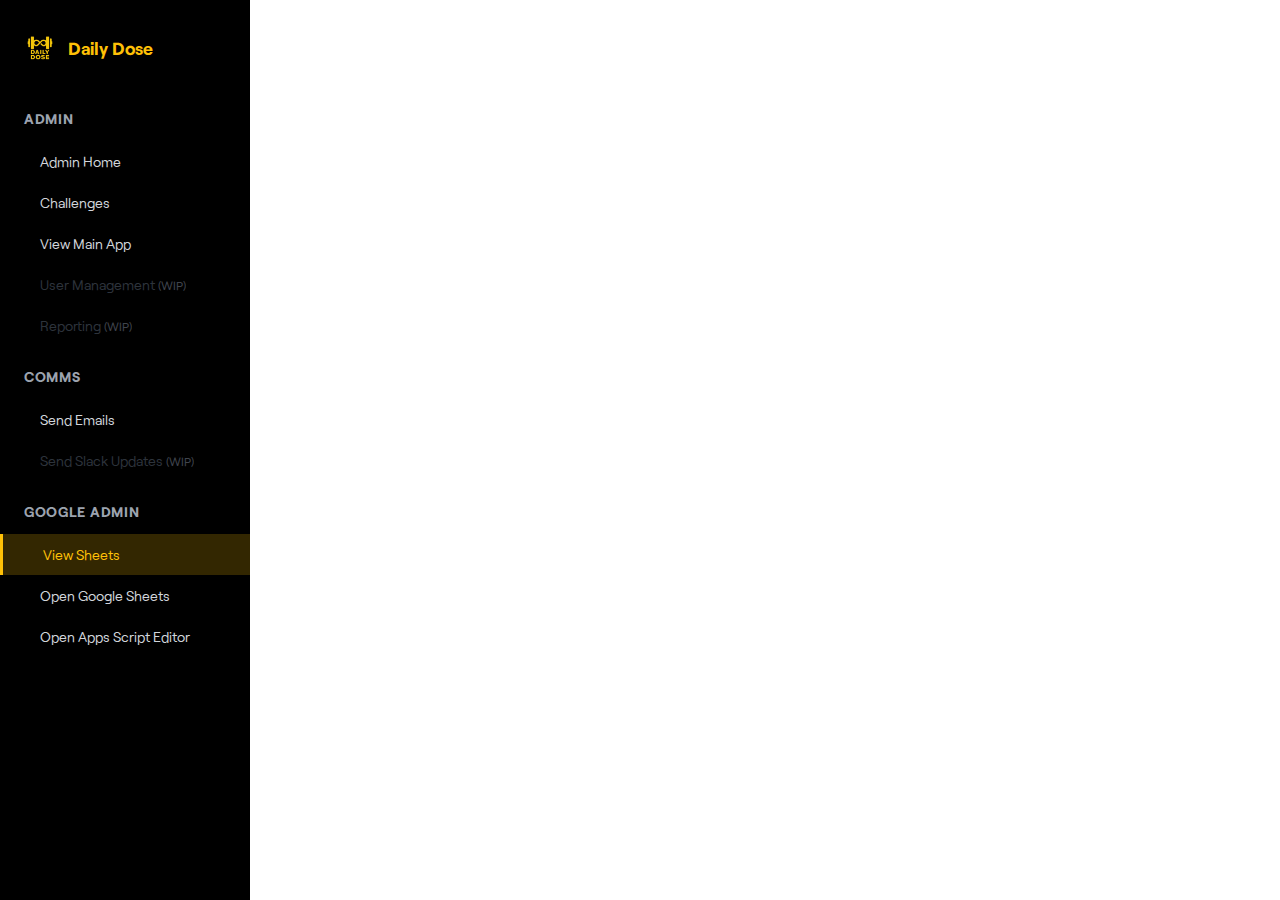
<file: admin/sheets.html>
<!DOCTYPE html>
<html lang="en">
<head>
    <meta charset="UTF-8">
    <meta name="viewport" content="width=device-width, initial-scale=1.0">
    <title>Google Sheets - Daily Dose Admin</title>
    <link rel="stylesheet" href="admin-styles.css?v=20251121-4">
    <link rel="icon" type="image/png" href="../assets/daily_dose_logo_sm.png">
    <style>
        /* Full-width layout for embed page */
        .sheets-container {
            margin-left: 250px;
            padding: 0;
            max-width: none; /* Override default max-width for full embed */
            height: 100vh;
        }

        .sheets-embed-container {
            background: white;
            overflow: hidden;
            height: 100vh;
        }

        .sheets-embed-container iframe {
            width: 100%;
            height: 100vh; /* Full viewport height */
            border: none;
            display: block;
        }

        /* Loading state */
        .loading-message {
            text-align: center;
            padding: 3rem;
            color: var(--gray-600);
        }

        .loading-message::before {
            content: '⏳';
            font-size: 3rem;
            display: block;
            margin-bottom: 1rem;
        }
    </style>
</head>
<body>
    <!-- Sidebar Navigation -->
    <aside class="admin-sidebar">
        <div class="sidebar-brand">
            <img src="../assets/daily_dose_logo_sm.png" alt="Daily Dose Logo">
            <span class="sidebar-brand-text">Daily Dose</span>
        </div>

        <nav>
            <ul class="sidebar-nav">
                <!-- Admin Section -->
                <li class="sidebar-nav-section">
                    <span class="sidebar-nav-parent non-clickable">Admin</span>
                    <ul class="sidebar-nav-children">
                        <li><a href="index.html" class="sidebar-nav-child">Admin Home</a></li>
                        <li><a href="challenges.html" class="sidebar-nav-child">Challenges</a></li>
                        <li><a href="https://martinapt8.github.io/a8-workout-app/?user=mritty85" class="sidebar-nav-child" target="_blank">View Main App</a></li>
                        <li><a class="sidebar-nav-child disabled">User Management</a></li>
                        <li><a class="sidebar-nav-child disabled">Reporting</a></li>
                    </ul>
                </li>

                <!-- Comms Section -->
                <li class="sidebar-nav-section">
                    <span class="sidebar-nav-parent non-clickable">Comms</span>
                    <ul class="sidebar-nav-children">
                        <li><a href="email-campaigns.html" class="sidebar-nav-child">Send Emails</a></li>
                        <li><a class="sidebar-nav-child disabled">Send Slack Updates</a></li>
                    </ul>
                </li>

                <!-- Google Admin Section -->
                <li class="sidebar-nav-section">
                    <span class="sidebar-nav-parent non-clickable">Google Admin</span>
                    <ul class="sidebar-nav-children">
                        <li><a href="sheets.html" class="sidebar-nav-child active">View Sheets</a></li>
                        <li><a href="https://docs.google.com/spreadsheets/d/1IVFs2QmrevDV6pNuuuOLXtsZls8HcChnJn_qK8IHV7M/edit?gid=272721508#gid=272721508" class="sidebar-nav-child" target="_blank">Open Google Sheets</a></li>
                        <li><a href="https://script.google.com/u/0/home/projects/19-ZM76X7s6QJkvx-tkexXcdoevOk7UNziac98w70wKA_kGEf6RssoS32/edit" class="sidebar-nav-child" target="_blank">Open Apps Script Editor</a></li>
                    </ul>
                </li>
            </ul>
        </nav>
    </aside>

    <!-- Main Content -->
    <main class="sheets-container">
        <div class="sheets-embed-container">
            <div class="loading-message" id="loadingMessage">
                Loading Google Sheets...
            </div>
            <iframe
                id="sheetsEmbed"
                src=""
                frameborder="0"
                allowfullscreen
                style="display: none;">
            </iframe>
        </div>
    </main>

    <!-- Scripts -->
    <script src="admin-config.js?v=20251121-4"></script>
    <script>
        // Load Google Sheets embed on page load
        document.addEventListener('DOMContentLoaded', () => {
            const iframe = document.getElementById('sheetsEmbed');
            const loadingMessage = document.getElementById('loadingMessage');

            // Check if GOOGLE_SHEETS_EMBED_URL is defined in config
            if (typeof GOOGLE_SHEETS_EMBED_URL === 'undefined') {
                loadingMessage.innerHTML = `
                    <span style="font-size: 3rem; display: block; margin-bottom: 1rem;">⚠️</span>
                    <strong>Configuration Error</strong>
                    <p style="margin-top: 0.5rem;">Google Sheets URL not configured in admin-config.js</p>
                `;
                return;
            }

            // Set iframe source and show it
            iframe.src = GOOGLE_SHEETS_EMBED_URL;

            // Hide loading message and show iframe once loaded
            iframe.onload = () => {
                loadingMessage.style.display = 'none';
                iframe.style.display = 'block';
            };

            // Handle load errors
            iframe.onerror = () => {
                loadingMessage.innerHTML = `
                    <span style="font-size: 3rem; display: block; margin-bottom: 1rem;">⚠️</span>
                    <strong>Failed to Load Sheets</strong>
                    <p style="margin-top: 0.5rem;">
                        Unable to embed Google Sheets.
                        <a href="${GOOGLE_SHEETS_URL}" target="_blank" style="color: var(--primary-yellow); text-decoration: underline;">
                            Open in new tab
                        </a>
                    </p>
                `;
            };
        });
    </script>
</body>
</html>
</file>
<file: styles.css>
/* Roobert Font Family - External WOFF2 files for better performance */

/* Roobert Regular (400) */
@font-face {
    font-family: 'Roobert';
    src: url('fonts/Roobert-Regular.woff2') format('woff2');
    font-weight: 400;
    font-style: normal;
    font-display: swap;
}

/* Roobert SemiBold (600) - Most used weight */
@font-face {
    font-family: 'Roobert';
    src: url('fonts/Roobert-SemiBold.woff2') format('woff2');
    font-weight: 600;
    font-style: normal;
    font-display: swap;
}

/* Roobert Bold (700) */
@font-face {
    font-family: 'Roobert';
    src: url('fonts/Roobert-Bold.woff2') format('woff2');
    font-weight: 700;
    font-style: normal;
    font-display: swap;
}

/* CSS Reset */
* {
    margin: 0;
    padding: 0;
    box-sizing: border-box;
}

/* Root Variables */
:root {
    --primary-black: #000000;
    --primary-yellow: #FFC107;
    --success-green: #10B981;
    --error-red: #EF4444;
    --white: #FFFFFF;
    --gray-50: #F9FAFB;
    --gray-100: #F3F4F6;
    --gray-200: #E5E7EB;
    --gray-300: #D1D5DB;
    --gray-400: #9CA3AF;
    --gray-500: #6B7280;
    --gray-600: #4B5563;
    --gray-700: #374151;
    --gray-800: #1F2937;
    --gray-900: #111827;

    --border-radius: 12px;
    --border-radius-lg: 16px;
    --shadow-sm: 0 1px 2px 0 rgba(0, 0, 0, 0.05);
    --shadow: 0 1px 3px 0 rgba(0, 0, 0, 0.1), 0 1px 2px 0 rgba(0, 0, 0, 0.06);
    --shadow-md: 0 4px 6px -1px rgba(0, 0, 0, 0.1), 0 2px 4px -1px rgba(0, 0, 0, 0.06);
    --shadow-lg: 0 10px 15px -3px rgba(0, 0, 0, 0.1), 0 4px 6px -2px rgba(0, 0, 0, 0.05);

    --transition: all 0.2s ease;
}

/* Base Styles */
body {
    font-family: 'Roobert', -apple-system, BlinkMacSystemFont, 'Segoe UI', Roboto, Oxygen, Ubuntu, sans-serif;
    background: var(--gray-50);
    color: var(--gray-900);
    min-height: 100vh;
    line-height: 1.5;
    -webkit-font-smoothing: antialiased;
}

/* Loading Screen */
.loading-screen {
    position: fixed;
    top: 0;
    left: 0;
    width: 100%;
    height: 100vh;
    background: var(--primary-black);
    display: flex;
    align-items: center;
    justify-content: center;
    z-index: 9999;
    opacity: 1;
    transition: opacity 0.5s ease-out;
}

.loading-screen.fade-out {
    opacity: 0;
    pointer-events: none;
}

.loading-logo {
    width: 250px;
    height: auto;
    max-width: 80vw;
    filter: brightness(0) saturate(100%) invert(77%) sepia(85%) saturate(444%) hue-rotate(3deg) brightness(102%) contrast(101%);
    animation: pulse 2s ease-in-out infinite;
}

@keyframes pulse {
    0%, 100% {
        opacity: 1;
        transform: scale(1);
    }
    50% {
        opacity: 0.8;
        transform: scale(1.05);
    }
}

/* App Container */
#app {
    min-height: 100vh;
    padding-bottom: 80px; /* Space for bottom nav */
    opacity: 0;
    transition: opacity 0.5s ease-in;
}

#app.loaded {
    opacity: 1;
}

/* Container */
.container {
    max-width: 428px;
    margin: 0 auto;
    padding: 16px;
}

/* Page States */
.page {
    display: none;
}

.page.active {
    display: block;
    animation: fadeIn 0.3s ease;
}

@keyframes fadeIn {
    from {
        opacity: 0;
        transform: translateY(10px);
    }
    to {
        opacity: 1;
        transform: translateY(0);
    }
}

/* Header */
.header {
    background: var(--white);
    border-radius: var(--border-radius-lg);
    box-shadow: var(--shadow);
    padding: 20px;
    margin-bottom: 16px;
}

.header h1 {
    font-size: 24px;
    font-weight: 700;
    color: var(--primary-black);
    margin-bottom: 8px;
}

.user-greeting {
    display: flex;
    align-items: center;
    justify-content: space-between;
    color: var(--gray-600);
    font-size: 16px;
}

.status-badge {
    padding: 4px 12px;
    border-radius: 20px;
    font-size: 14px;
    font-weight: 600;
}

.status-badge.completed {
    background: var(--success-green);
    color: var(--white);
}

.status-badge.pending {
    background: var(--gray-200);
    color: var(--gray-700);
}

/* Cards */
.card {
    background: var(--white);
    border-radius: var(--border-radius-lg);
    box-shadow: var(--shadow);
    margin-bottom: 16px;
    overflow: hidden;
}

.card-header {
    padding: 16px 20px;
    border-bottom: 1px solid var(--gray-100);
}

.card-header h1 {
    font-size: 24px;
    font-weight: 700;
    color: var(--primary-black);
    margin: 0;
}

.card-header h2 {
    font-size: 20px;
    font-weight: 700;
    color: var(--primary-black);
    margin: 0;
}

.card-body {
    padding: 20px;
}

.card-footer {
    padding: 16px 20px;
    border-top: 1px solid var(--gray-100);
    display: flex;
    flex-direction: column;
    gap: 12px;
}

/* Workout Card */
.workout-dates {
    color: var(--gray-500);
    font-size: 14px;
    margin-top: 4px;
    text-align: center;
}

.exercises-list {
    display: flex;
    flex-direction: column;
    gap: 16px;
}

.exercise-item {
    padding: 12px;
    background: var(--gray-50);
    border-radius: var(--border-radius);
    border-left: 4px solid var(--primary-yellow);
}

.exercise-main {
    display: flex;
    align-items: baseline;
    gap: 8px;
    font-size: 16px;
}

.exercise-number {
    display: none;
}

.exercise-name {
    font-weight: 600;
    color: var(--gray-900);
}

.exercise-link {
    color: var(--primary);
    text-decoration: underline;
    text-decoration-color: var(--primary);
    text-underline-offset: 2px;
    transition: all 0.2s ease;
    position: relative;
}

.exercise-link:hover {
    color: var(--gray-900);
    text-decoration-color: var(--gray-900);
}

.exercise-link:visited {
    color: var(--primary);
}

/* Add a small external link icon after the link */
.exercise-link::after {
    content: ' ↗';
    font-size: 12px;
    vertical-align: super;
    opacity: 0.7;
}

.exercise-reps {
    color: var(--gray-700);
    margin-left: auto;
}

.exercise-alt {
    color: var(--gray-500);
    font-size: 14px;
    margin-top: 4px;
    margin-left: 0;
}

/* Workout Instructions */
.workout-instructions {
    padding: 16px;
    background: linear-gradient(135deg, #FFF9E6, #FFF3CD);
    border-radius: var(--border-radius);
    border: 1px solid var(--primary-yellow);
    margin-bottom: 16px;
}

.instructions-content {
    font-size: 16px;
    line-height: 1.6;
    color: var(--gray-800);
    font-weight: 400;
}

/* Buttons */
.btn {
    padding: 14px 24px;
    border-radius: var(--border-radius);
    font-size: 16px;
    font-weight: 600;
    border: none;
    cursor: pointer;
    transition: var(--transition);
    text-align: center;
    width: 100%;
    font-family: inherit;
}

.btn:disabled {
    opacity: 0.5;
    cursor: not-allowed;
}

.btn-primary {
    background: linear-gradient(135deg, var(--primary-yellow), #FFB300);
    color: var(--primary-black);
}

.btn-primary:hover:not(:disabled) {
    transform: translateY(-2px);
    box-shadow: var(--shadow-md);
}

.btn-secondary {
    background: var(--white);
    color: var(--gray-700);
    border: 2px solid var(--gray-200);
}

.btn-secondary:hover:not(:disabled) {
    background: var(--gray-50);
    border-color: var(--gray-300);
}

/* Other Workout Input Section */
.other-card-body {
    padding: 16px 20px;
    border-top: 1px solid var(--gray-100);
    display: flex;
    flex-direction: column;
    gap: 12px;
}

.other-workout-header {
    text-align: center;
    font-size: 24px;
    font-weight: 700;
    color: var(--primary-black);
    margin: 0 0 8px 0;
}

.other-workout-input {
    width: 100%;
    padding: 24px 16px;
    font-size: 16px;
    border: 2px solid var(--gray-200);
    border-radius: var(--border-radius);
    font-family: inherit;
    background: var(--white);
    color: var(--gray-900);
    transition: var(--transition);
}

.other-workout-input:focus {
    outline: none;
    border-color: var(--primary-yellow);
    box-shadow: 0 0 0 3px rgba(255, 193, 7, 0.1);
}

.other-workout-input:disabled {
    background: var(--gray-50);
    color: var(--gray-400);
    cursor: not-allowed;
}

.other-workout-input::placeholder {
    color: var(--gray-400);
}

/* Progress Card */
.progress-stats {
    display: flex;
    justify-content: space-between;
    align-items: baseline;
    margin-bottom: 12px;
}

.progress-text {
    font-size: 24px;
    font-weight: 700;
    color: var(--primary-black);
}

.progress-percentage {
    font-size: 20px;
    font-weight: 600;
    color: var(--primary-yellow);
}

.progress-bar {
    height: 24px;
    background: var(--gray-200);
    border-radius: 12px;
    overflow: hidden;
    position: relative;
}

.progress-fill {
    height: 100%;
    background: linear-gradient(90deg, var(--primary-yellow), #FFB300);
    border-radius: 12px;
    transition: width 0.5s ease, background 0.3s ease;
    position: relative;
}

.progress-fill::after {
    content: '';
    position: absolute;
    top: 0;
    left: 0;
    right: 0;
    bottom: 0;
    background: linear-gradient(90deg, transparent, rgba(255, 255, 255, 0.3), transparent);
    animation: shimmer 2s infinite;
}

@keyframes shimmer {
    0% {
        transform: translateX(-100%);
    }
    100% {
        transform: translateX(100%);
    }
}

/* Team List */
.team-list {
    display: flex;
    flex-direction: column;
    gap: 12px;
}

.team-item {
    display: flex;
    justify-content: space-between;
    align-items: center;
    padding: 12px 16px;
    background: var(--gray-50);
    border-radius: var(--border-radius);
    font-size: 18px;
}

.team-name {
    font-weight: 600;
}

.team-count {
    font-weight: 700;
    color: var(--gray-900);
    font-size: 20px;
}

/* Activity List */
.activity-list {
    display: flex;
    flex-direction: column;
    gap: 8px;
    max-height: 300px;
    overflow-y: auto;
}

.activity-item {
    padding: 10px 12px;
    background: var(--gray-50);
    border-radius: var(--border-radius);
    font-size: 14px;
    display: flex;
    flex-wrap: wrap;
    gap: 4px;
    align-items: baseline;
}

.activity-user {
    font-weight: 600;
    color: var(--primary-black);
}

.activity-action {
    color: var(--gray-600);
}

.activity-time {
    color: var(--gray-400);
    font-size: 12px;
    width: 100%;
    margin-top: 2px;
}

.no-activity {
    text-align: center;
    color: var(--gray-500);
    padding: 20px;
}

/* Bottom Navigation */
.bottom-nav {
    position: fixed;
    bottom: 0;
    left: 0;
    right: 0;
    background: var(--white);
    border-top: 1px solid var(--gray-200);
    display: flex;
    justify-content: space-evenly;
    align-items: center;
    padding: 8px 0;
    z-index: 100;
    box-shadow: 0 -4px 6px -1px rgba(0, 0, 0, 0.05);
    width: 100%;
    box-sizing: border-box;
}

.nav-btn {
    flex: 0 1 auto;
    max-width: 80px;
    display: flex;
    flex-direction: column;
    align-items: center;
    gap: 4px;
    padding: 12px;
    background: none;
    border: none;
    border-radius: var(--border-radius);
    cursor: pointer;
    transition: var(--transition);
    color: var(--gray-500);
}

.nav-btn:hover {
    background: var(--gray-50);
}

.nav-btn.active {
    color: var(--primary-black);
    background: var(--gray-50);
}

.nav-btn.active .nav-icon {
    transform: scale(1.1);
}

.nav-icon {
    font-size: 24px;
    transition: var(--transition);
    display: flex;
    align-items: center;
    justify-content: center;
}

.nav-icon-svg {
    width: 24px;
    height: 24px;
    display: block;
    /* Default: Gray for inactive state (#6B7280) */
    filter: invert(50%) sepia(7%) saturate(371%) hue-rotate(179deg) brightness(94%) contrast(87%);
    transition: var(--transition);
}

/* Active state: Rich black (#000000) */
.nav-btn.active .nav-icon-svg {
    filter: none;
}

.nav-label {
    font-size: 12px;
    font-weight: 600;
}

/* Success Animation */
.success-animation {
    position: fixed;
    top: 50%;
    left: 50%;
    transform: translate(-50%, -50%);
    z-index: 200;
    display: none;
}

.success-checkmark {
    font-size: 80px;
    animation: bounceIn 0.6s ease;
}

@keyframes bounceIn {
    0% {
        transform: scale(0);
        opacity: 0;
    }
    50% {
        transform: scale(1.2);
    }
    100% {
        transform: scale(1);
        opacity: 1;
    }
}

/* Error Card */
.error-card {
    background: var(--white);
    border: 2px solid var(--error-red);
    text-align: center;
    padding: 40px 20px;
}

.error-card h2 {
    color: var(--error-red);
    margin-bottom: 12px;
}

/* Scrollbar Styling */
::-webkit-scrollbar {
    width: 6px;
    height: 6px;
}

::-webkit-scrollbar-track {
    background: var(--gray-100);
    border-radius: 3px;
}

::-webkit-scrollbar-thumb {
    background: var(--gray-400);
    border-radius: 3px;
}

::-webkit-scrollbar-thumb:hover {
    background: var(--gray-500);
}

/* Mobile Optimizations */
@media (max-width: 428px) {
    .container {
        padding: 12px;
    }

    .header h1 {
        font-size: 20px;
    }

    .progress-text {
        font-size: 20px;
    }

    .progress-percentage {
        font-size: 18px;
    }
}

/* Reduced Motion */
@media (prefers-reduced-motion: reduce) {
    * {
        animation-duration: 0.01ms !important;
        animation-iteration-count: 1 !important;
        transition-duration: 0.01ms !important;
    }
}

/* Print Styles */
@media print {
    .bottom-nav,
    .btn,
    .success-animation {
        display: none !important;
    }

    .page {
        display: block !important;
    }
}

/* Past Workout Card */
.past-workout-card {
    margin-top: 20px;
}

.past-workout-description {
    color: var(--gray-600);
    font-size: 14px;
    margin-bottom: 16px;
}

.past-workout-form {
    display: flex;
    flex-direction: column;
    gap: 12px;
}

.past-workout-label {
    font-weight: 600;
    font-size: 14px;
    color: var(--gray-700);
    margin-bottom: 4px;
    display: block;
}

.past-workout-date-input {
    width: 100%;
    padding: 16px;
    font-size: 16px;
    border: 2px solid var(--gray-200);
    border-radius: var(--border-radius);
    font-family: inherit;
    background: var(--white);
    color: var(--gray-900);
    transition: var(--transition);
    cursor: pointer;
    -webkit-appearance: none;
    -moz-appearance: none;
    appearance: none;
    min-height: 56px;
}

.past-workout-date-input::-webkit-calendar-picker-indicator {
    position: absolute;
    top: 0;
    left: 0;
    right: 0;
    bottom: 0;
    width: 100%;
    height: 100%;
    color: transparent;
    background: transparent;
    cursor: pointer;
    opacity: 0;
}

.past-workout-date-input:focus {
    outline: none;
    border-color: var(--primary-yellow);
    box-shadow: 0 0 0 3px rgba(255, 193, 7, 0.1);
}



















.past-workout-text-input {
    width: 100%;
    padding: 24px 16px;
    font-size: 16px;
    border: 2px solid var(--gray-200);
    border-radius: var(--border-radius);
    font-family: inherit;
    background: var(--white);
    color: var(--gray-900);
    transition: var(--transition);
}

.past-workout-text-input:focus {
    outline: none;
    border-color: var(--primary-yellow);
    box-shadow: 0 0 0 3px rgba(255, 193, 7, 0.1);
}

.past-workout-text-input:disabled {
    background: var(--gray-50);
    color: var(--gray-400);
    cursor: not-allowed;
}

.past-workout-text-input::placeholder {
    color: var(--gray-400);
}

.past-workout-message {
    padding: 12px;
    border-radius: var(--border-radius);
    font-size: 14px;
    font-weight: 400;
    text-align: center;
    min-height: 20px;
}

.past-workout-message.success {
    background-color: #D1FAE5;
    color: #065F46;
    border: 1px solid #10B981;
}

.past-workout-message.error {
    background-color: #FEE2E2;
    color: #991B1B;
    border: 1px solid #EF4444;
}


/* ================================================
   Navigation Updates - Dynamic layout for 4 or 5 tabs
   ================================================ */

/* Removed fixed grid - using flexbox for dynamic centering */

/* ================================================
   Me Page - Summary Card
   ================================================ */

.summary-card .my-summary {
    display: flex;
    flex-direction: column;
    gap: 12px;
    align-items: center;
    text-align: center;
}

.summary-name {
    font-size: 18px;
    font-weight: 600;
    margin: 0;
}

.summary-workouts {
    font-size: 16px;
    font-weight: 400;
    margin: 0;
    color: #111827;
}

.summary-last {
    font-size: 14px;
    color: #6B7280;
    margin: 0;
}

.summary-joined {
    font-size: 14px;
    color: #6B7280;
    margin: 4px 0 0 0;
    font-style: italic;
}

/* Challenge name and dates on Team page */
.challenge-name {
    text-align: center;
    font-size: 24px;
    font-weight: 700;
    color: #000000;
    margin: 12px 0 8px 0;
}

.challenge-dates {
    text-align: center;
    font-size: 14px;
    color: #6B7280;
    margin: 0 0 12px 0;
}

/* ================================================
   Calendar Grid
   ================================================ */

/* Calendar Navigation */
.calendar-header {
    display: flex;
    align-items: center;
    justify-content: space-between;
    margin-bottom: 20px;
    gap: 12px;
}

.calendar-nav-btn {
    background: linear-gradient(135deg, #FFC107 0%, #FFD54F 100%);
    border: none;
    border-radius: 8px;
    width: 44px;
    height: 44px;
    display: flex;
    align-items: center;
    justify-content: center;
    font-size: 18px;
    color: #000000;
    cursor: pointer;
    transition: all 0.2s ease;
    box-shadow: 0 2px 4px rgba(0, 0, 0, 0.1);
    font-weight: 600;
}

.calendar-nav-btn:hover {
    transform: translateY(-2px);
    box-shadow: 0 4px 8px rgba(0, 0, 0, 0.15);
}

.calendar-nav-btn:active {
    transform: translateY(0);
    box-shadow: 0 2px 4px rgba(0, 0, 0, 0.1);
}

#calendar-month-year-display {
    flex: 1;
    text-align: center;
    font-size: 18px;
    font-weight: 700;
    color: #111827;
    letter-spacing: 0.5px;
}

.calendar-grid {
    width: 100%;
}

.calendar-month-header {
    font-size: 18px;
    font-weight: 600;
    text-align: center;
    margin-bottom: 16px;
    color: #111827;
}

.calendar-day-headers {
    display: grid;
    grid-template-columns: repeat(7, 1fr);
    gap: 4px;
    margin-bottom: 4px;
}

.calendar-day-header {
    text-align: center;
    font-size: 12px;
    font-weight: 600;
    color: #6B7280;
    padding: 4px;
}

.calendar-days {
    display: grid;
    grid-template-columns: repeat(7, 1fr);
    gap: 4px;
}

.calendar-day {
    aspect-ratio: 1;
    display: flex;
    flex-direction: column;
    align-items: center;
    justify-content: center;
    border: 1px solid #E5E7EB;
    border-radius: 4px;
    position: relative;
    font-size: 14px;
    background: white;
}

.calendar-day.empty {
    border: none;
    background: transparent;
}

.calendar-day.outside-range {
    background: #F9FAFB;
    color: #D1D5DB;
}

.calendar-day.completed {
    background: #FFC107;
    border-color: #FFB300;
    color: #000000;
    font-weight: 600;
}

.calendar-day .day-number {
    font-size: 14px;
}

.calendar-day .checkmark {
    position: absolute;
    top: 2px;
    right: 2px;
    font-size: 10px;
    color: #000000;
}

/* ================================================
   Workout Library
   ================================================ */

.library-list-view {
    width: 100%;
}

.library-detail-view {
    width: 100%;
}

.library-back {
    margin-bottom: 16px;
    background: transparent;
    border: none;
    color: #FFC107;
    font-size: 16px;
    font-weight: 400;
    cursor: pointer;
    padding: 8px 0;
    text-decoration: none;
}

.library-back:hover {
    text-decoration: underline;
}

.library-section-header {
    font-size: 16px;
    font-weight: 600;
    color: #6B7280;
    margin: 16px 0 8px 0;
}

.library-section-header:first-child {
    margin-top: 0;
}

.library-workouts {
    display: flex;
    flex-direction: column;
    gap: 8px;
}

.library-workout-item {
    padding: 12px;
    border: 1px solid #E5E7EB;
    border-radius: 8px;
    cursor: pointer;
    transition: all 0.2s;
    background: white;
}

.library-workout-item:hover {
    border-color: #FFC107;
    background: #FFFBF0;
    transform: translateY(-2px);
    box-shadow: 0 2px 4px rgba(0, 0, 0, 0.1);
}

.library-workout-item.current {
    border-color: #FFC107;
    background: #FFFBF0;
}

.library-workout-name {
    font-size: 16px;
    font-weight: 600;
    color: #111827;
    margin-bottom: 4px;
}

.library-workout-dates {
    font-size: 14px;
    color: #6B7280;
}

/* ================================================
   Responsive Adjustments
   ================================================ */

@media (max-width: 480px) {
    .nav-label {
        font-size: 10px;
    }

    .nav-icon {
        font-size: 18px;
    }

    .nav-icon-svg {
        width: 18px;
        height: 18px;
    }

    .calendar-day .day-number {
        font-size: 12px;
    }

    .calendar-day .checkmark {
        font-size: 8px;
    }
}

@media (min-width: 768px) {
    .calendar-days {
        gap: 8px;
    }

    .calendar-day-headers {
        gap: 8px;
    }
}

/* ====== AI WORKOUT STYLES ====== */

/* AI Generator Card */
.ai-generator-card {
    max-width: 600px;
    margin: 0 auto;
}

/* AI Selector Form */
.ai-selector-form {
    display: flex;
    flex-direction: column;
    gap: 24px;
}

.ai-category {
    display: flex;
    flex-direction: column;
    gap: 12px;
}

.ai-category-title {
    font-size: 15px;
    font-weight: 600;
    color: #111827;
    margin: 0;
    text-align: center;
}

.ai-button-group {
    display: grid;
    grid-template-columns: repeat(3, 1fr);
    gap: 8px;
}

/* Equipment has 5 items, so use different layout */
.ai-category:last-of-type .ai-button-group {
    grid-template-columns: repeat(2, 1fr);
}

.ai-option-btn {
    padding: 14px 12px;
    font-size: 14px;
    font-weight: 600;
    font-family: 'Roobert', -apple-system, BlinkMacSystemFont, 'Segoe UI', Roboto, sans-serif;
    color: #111827;
    background-color: #FFFFFF;
    border: 2px solid #E5E7EB;
    border-radius: 8px;
    cursor: pointer;
    transition: all 0.2s ease;
    outline: none;
}

.ai-option-btn:hover {
    border-color: #FFC107;
    transform: translateY(-1px);
    box-shadow: 0 2px 4px rgba(0, 0, 0, 0.1);
}

.ai-option-btn:active {
    transform: translateY(0);
}

.ai-option-btn.active {
    background: linear-gradient(135deg, #FFC107 0%, #FFB300 100%);
    border-color: #FFC107;
    color: #000000;
    font-weight: 700;
    box-shadow: 0 2px 8px rgba(255, 193, 7, 0.3);
}

.ai-divider {
    height: 1px;
    background: linear-gradient(90deg, transparent 0%, #E5E7EB 50%, transparent 100%);
    margin: 8px 0;
}

.ai-generate-btn {
    margin-top: 8px;
    font-size: 16px;
    font-weight: 700;
}

/* AI Loading Animation */
.ai-loading {
    display: flex;
    flex-direction: column;
    align-items: center;
    justify-content: center;
    padding: 40px 20px;
    text-align: center;
}

.ai-loading-spinner {
    font-size: 64px;
    margin-bottom: 20px;
    animation: aiSpin 2s linear infinite;
}

@keyframes aiSpin {
    0% {
        transform: rotate(0deg) scale(1);
    }
    25% {
        transform: rotate(90deg) scale(1.1);
    }
    50% {
        transform: rotate(180deg) scale(1);
    }
    75% {
        transform: rotate(270deg) scale(1.1);
    }
    100% {
        transform: rotate(360deg) scale(1);
    }
}

.ai-loading-tip {
    font-size: 16px;
    color: #6B7280;
    font-weight: 400;
    max-width: 400px;
    line-height: 1.5;
    transition: opacity 0.3s ease;
}

/* AI Workout Display */
.ai-workout-display {
    display: flex;
    flex-direction: column;
    gap: 20px;
}

.ai-workout-content {
    background-color: #F9FAFB;
    border-radius: 8px;
    padding: 20px;
    border: 1px solid #E5E7EB;
}

.ai-workout-text {
    font-size: 15px;
    line-height: 1.5;
    color: #111827;
    font-family: 'Roobert', -apple-system, BlinkMacSystemFont, 'Segoe UI', Roboto, sans-serif;
}

/* Markdown styling within AI workout text */
.ai-workout-text h2 {
    font-size: 18px;
    font-weight: 700;
    color: #111827;
    margin: 12px 0 6px 0;
    border-bottom: 2px solid #FFC107;
    padding-bottom: 4px;
}

.ai-workout-text h3 {
    font-size: 16px;
    font-weight: 700;
    color: #111827;
    margin: 10px 0 4px 0;
}

.ai-workout-text h4 {
    font-size: 15px;
    font-weight: 600;
    color: #374151;
    margin: 8px 0 4px 0;
}

.ai-workout-text strong {
    font-weight: 700;
    color: #000000;
}

.ai-workout-text em {
    font-style: italic;
    color: #374151;
}

.ai-workout-text ul {
    margin: 4px 0;
    padding-left: 24px;
    list-style-type: disc;
}

.ai-workout-text ol {
    margin: 4px 0;
    padding-left: 24px;
    list-style-type: decimal;
}

.ai-workout-text li {
    margin: 2px 0;
    line-height: 1.5;
}

.ai-workout-text p {
    margin: 4px 0;
}

.ai-workout-text br {
    display: none;
}

.ai-workout-actions {
    display: grid;
    grid-template-columns: 1fr 1fr;
    gap: 12px;
}

.ai-workout-actions .btn-primary {
    grid-column: 1 / -1;
}

/* AI Error Display */
.ai-error-display {
    display: flex;
    flex-direction: column;
    align-items: center;
    gap: 20px;
    padding: 20px;
}

.ai-error-content {
    text-align: center;
}

.ai-error-text {
    font-size: 15px;
    color: #DC2626;
    font-weight: 400;
    line-height: 1.5;
}

/* Navigation styling - using flexbox from base styles */
/* Labels sized appropriately for 4-5 items */
.nav-label {
    font-size: 11px;
}

@media (max-width: 375px) {
    .nav-label {
        font-size: 10px;
    }

    .nav-icon {
        font-size: 16px;
    }

    .nav-icon-svg {
        width: 16px;
        height: 16px;
    }
}

/* Responsive adjustments for AI page */
@media (max-width: 480px) {
    .ai-workout-actions {
        grid-template-columns: 1fr;
    }

    .ai-workout-actions .btn-primary {
        grid-column: 1;
    }

    .ai-option-btn {
        padding: 12px 8px;
        font-size: 13px;
    }

    .ai-category-title {
        font-size: 14px;
    }
}

@media (max-width: 360px) {
    .ai-option-btn {
        padding: 10px 6px;
        font-size: 12px;
    }
}


/* Logo Styling */
.logo-container {
    display: flex;
    justify-content: center;
    margin-bottom: 16px;
}

.header-logo {
    height: 90px;
    width: auto;
    max-width: 300px;
}

.card-header .logo-container {
    margin-bottom: 12px;
}

/* Center and resize all page titles */
.card-header h1,
.card-header h2 {
    text-align: center;
    font-size: 24px;
    font-weight: 700;
}

/* Center header title on Today page */
.header h1 {
    text-align: center;
}

/* Past Challenges Styles */
.past-challenge-card {
    background: #F9FAFB;
    border: 1px solid #E5E7EB;
    border-radius: 8px;
    padding: 16px;
    margin-bottom: 12px;
    transition: background 0.2s;
}

.past-challenge-card:hover {
    background: #F3F4F6;
}

.past-challenge-header {
    display: flex;
    justify-content: space-between;
    align-items: center;
    margin-bottom: 8px;
}

.past-challenge-name {
    font-weight: 600;
    color: #111827;
    font-size: 16px;
}

.past-challenge-count {
    background: #FFC107;
    color: #000;
    padding: 4px 12px;
    border-radius: 12px;
    font-weight: 600;
    font-size: 14px;
}

.past-challenge-details {
    display: flex;
    gap: 16px;
    font-size: 14px;
    color: #6B7280;
    flex-wrap: wrap;
}

.past-challenge-detail-item {
    display: flex;
    align-items: center;
    gap: 6px;
}

.year-round-badge {
    background: #E0F2FE;
    color: #0369A1;
    padding: 2px 8px;
    border-radius: 4px;
    font-size: 12px;
    font-weight: 400;
}

.current-badge {
    background: #10B981;
    color: #FFFFFF;
    padding: 2px 8px;
    border-radius: 4px;
    font-size: 12px;
    font-weight: 600;
    margin-left: 6px;
}

.current-challenge {
    border: 2px solid #10B981;
    background: #F0FDF4;
}

.current-challenge:hover {
    background: #DCFCE7;
}

.empty-past-challenges {
    text-align: center;
    padding: 40px 20px;
    color: #9CA3AF;
}

.empty-past-challenges-icon {
    font-size: 48px;
    margin-bottom: 16px;
}

/* Mobile Responsive Styles for Past Challenges */
@media (max-width: 480px) {
    .past-challenge-header {
        flex-direction: column;
        align-items: flex-start;
        gap: 8px;
    }

    .past-challenge-details {
        flex-direction: column;
        gap: 8px;
    }

    .past-challenge-card {
        padding: 12px;
    }
}
</file>
<file: admin/admin-styles.css>
/* Admin Dashboard Styles */
/* A8 Design System - Consistent with main app (styles.css) */
/* Last updated: 2025-11-18 - Email Campaign System */

/* Roobert Font Family - External WOFF2 files */
/* Using relative path to parent directory fonts */

@font-face {
    font-family: 'Roobert';
    src: url('../fonts/Roobert-Regular.woff2') format('woff2');
    font-weight: 400;
    font-style: normal;
    font-display: swap;
}

@font-face {
    font-family: 'Roobert';
    src: url('../fonts/Roobert-SemiBold.woff2') format('woff2');
    font-weight: 600;
    font-style: normal;
    font-display: swap;
}

@font-face {
    font-family: 'Roobert';
    src: url('../fonts/Roobert-Bold.woff2') format('woff2');
    font-weight: 700;
    font-style: normal;
    font-display: swap;
}

/* CSS Reset */
* {
    margin: 0;
    padding: 0;
    box-sizing: border-box;
}

/* Root Variables - A8 Brand Colors */
:root {
    --primary-black: #000000;
    --primary-yellow: #FFC107;
    --success-green: #10B981;
    --error-red: #EF4444;
    --warning-orange: #F59E0B;
    --info-blue: #3B82F6;
    --white: #FFFFFF;
    --gray-50: #F9FAFB;
    --gray-100: #F3F4F6;
    --gray-200: #E5E7EB;
    --gray-300: #D1D5DB;
    --gray-400: #9CA3AF;
    --gray-500: #6B7280;
    --gray-600: #4B5563;
    --gray-700: #374151;
    --gray-800: #1F2937;
    --gray-900: #111827;

    --border-radius: 12px;
    --border-radius-lg: 16px;
    --shadow-sm: 0 1px 2px 0 rgba(0, 0, 0, 0.05);
    --shadow: 0 1px 3px 0 rgba(0, 0, 0, 0.1), 0 1px 2px 0 rgba(0, 0, 0, 0.06);
    --shadow-md: 0 4px 6px -1px rgba(0, 0, 0, 0.1), 0 2px 4px -1px rgba(0, 0, 0, 0.06);
    --shadow-lg: 0 10px 15px -3px rgba(0, 0, 0, 0.1), 0 4px 6px -2px rgba(0, 0, 0, 0.05);

    --transition: all 0.2s ease;
}

/* Base Styles */
body {
    font-family: 'Roobert', -apple-system, BlinkMacSystemFont, 'Segoe UI', Roboto, Oxygen, Ubuntu, sans-serif;
    background: var(--gray-50);
    color: var(--gray-900);
    min-height: 100vh;
    line-height: 1.5;
    -webkit-font-smoothing: antialiased;
}

/* ===== LAYOUT ===== */

/* Header */
.admin-header {
    background: var(--primary-black);
    color: var(--white);
    padding: 1.5rem 2rem;
    box-shadow: var(--shadow-md);
    position: sticky;
    top: 0;
    z-index: 100;
    margin-left: 250px; /* Account for sidebar */
}

.header-content {
    max-width: 1400px;
    margin: 0 auto;
    display: flex;
    justify-content: space-between;
    align-items: center;
    flex-wrap: wrap;
    gap: 1rem;
}

.header-branding {
    display: flex;
    align-items: center;
    gap: 1rem;
}

.header-logo {
    height: 40px;
    width: auto;
}

.header-title {
    font-size: 1.5rem;
    font-weight: 700;
    color: var(--primary-yellow);
}

.header-subtitle {
    font-size: 0.875rem;
    color: var(--gray-300);
    margin-top: 0.25rem;
}

/* Sidebar Navigation */
.admin-sidebar {
    position: fixed;
    top: 0;
    left: 0;
    width: 250px;
    height: 100vh;
    background: var(--primary-black);
    color: var(--white);
    overflow-y: auto;
    z-index: 200;
    padding: 2rem 0;
}

.sidebar-brand {
    padding: 0 1.5rem;
    margin-bottom: 2rem;
    display: flex;
    align-items: center;
    gap: 0.75rem;
}

.sidebar-brand img {
    height: 32px;
    width: auto;
}

.sidebar-brand-text {
    font-size: 1.125rem;
    font-weight: 700;
    color: var(--primary-yellow);
}

.sidebar-nav {
    list-style: none;
    padding: 0;
    margin: 0;
}

.sidebar-nav-section {
    margin-bottom: 0.5rem;
}

.sidebar-nav-parent {
    display: block;
    padding: 0.75rem 1.5rem;
    color: var(--white);
    text-decoration: none;
    font-weight: 700;
    font-size: 0.875rem;
    text-transform: uppercase;
    letter-spacing: 0.05em;
    transition: var(--transition);
    cursor: pointer;
}

.sidebar-nav-parent:hover {
    background: rgba(255, 193, 7, 0.1);
    color: var(--primary-yellow);
}

.sidebar-nav-parent.active {
    background: var(--primary-yellow);
    color: var(--primary-black);
}

.sidebar-nav-parent.non-clickable {
    cursor: default;
    color: var(--gray-400);
}

.sidebar-nav-parent.non-clickable:hover {
    background: transparent;
    color: var(--gray-400);
}

.sidebar-nav-children {
    list-style: none;
    padding: 0;
    margin: 0;
}

.sidebar-nav-child {
    display: block;
    padding: 0.625rem 1.5rem 0.625rem 2.5rem;
    color: var(--gray-300);
    text-decoration: none;
    font-size: 0.875rem;
    transition: var(--transition);
}

.sidebar-nav-child:hover:not(.disabled) {
    background: rgba(255, 193, 7, 0.1);
    color: var(--primary-yellow);
    padding-left: 2.75rem;
}

.sidebar-nav-child.active {
    background: rgba(255, 193, 7, 0.2);
    color: var(--primary-yellow);
    border-left: 3px solid var(--primary-yellow);
}

.sidebar-nav-child.disabled {
    color: var(--gray-600);
    cursor: not-allowed;
    opacity: 0.6;
}

.sidebar-nav-child.disabled::after {
    content: ' (WIP)';
    font-size: 0.75rem;
    color: var(--gray-500);
}

/* Main Container */
.admin-container {
    max-width: 1400px;
    margin: 0 auto;
    padding: 2rem;
    margin-left: 250px; /* Account for sidebar */
}

/* ===== CARDS ===== */

.card {
    background: var(--white);
    border-radius: var(--border-radius-lg);
    box-shadow: var(--shadow);
    padding: 1.5rem;
    margin-bottom: 1.5rem;
}

.card-header {
    display: flex;
    justify-content: space-between;
    align-items: center;
    margin-bottom: 1.5rem;
    padding-bottom: 1rem;
    border-bottom: 2px solid var(--gray-200);
}

.card-title {
    font-size: 1.25rem;
    font-weight: 700;
    color: var(--gray-900);
    display: flex;
    align-items: center;
    gap: 0.5rem;
}

.card-subtitle {
    font-size: 0.875rem;
    color: var(--gray-500);
    margin-top: 0.25rem;
}

.card-actions {
    display: flex;
    gap: 0.5rem;
}

.card-body {
    /* Content area */
}

/* Stats Cards */
.stats-grid {
    display: grid;
    grid-template-columns: repeat(auto-fit, minmax(250px, 1fr));
    gap: 1.5rem;
    margin-bottom: 2rem;
}

.stat-card {
    background: var(--white);
    border-radius: var(--border-radius-lg);
    box-shadow: var(--shadow);
    padding: 1.5rem;
    border-left: 4px solid var(--primary-yellow);
}

.stat-label {
    font-size: 0.875rem;
    color: var(--gray-500);
    font-weight: 600;
    text-transform: uppercase;
    letter-spacing: 0.05em;
}

.stat-value {
    font-size: 2rem;
    font-weight: 700;
    color: var(--gray-900);
    margin-top: 0.5rem;
}

.stat-meta {
    font-size: 0.875rem;
    color: var(--gray-600);
    margin-top: 0.5rem;
}

/* ===== FORMS ===== */

.form-group {
    margin-bottom: 1.5rem;
}

.form-label {
    display: block;
    font-weight: 600;
    color: var(--gray-700);
    margin-bottom: 0.5rem;
    font-size: 0.875rem;
}

.form-label-required::after {
    content: ' *';
    color: var(--error-red);
}

.form-input,
.form-select,
.form-textarea {
    width: 100%;
    padding: 0.75rem;
    border: 2px solid var(--gray-300);
    border-radius: var(--border-radius);
    font-family: inherit;
    font-size: 1rem;
    color: var(--gray-900);
    background: var(--white);
    transition: var(--transition);
}

.form-input:focus,
.form-select:focus,
.form-textarea:focus {
    outline: none;
    border-color: var(--primary-yellow);
    box-shadow: 0 0 0 3px rgba(255, 193, 7, 0.1);
}

.form-textarea {
    resize: vertical;
    min-height: 100px;
    font-family: 'Monaco', 'Courier New', monospace;
    line-height: 1.6;
}

.form-textarea.tall {
    min-height: 400px;
}

.form-textarea.extra-tall {
    min-height: 600px;
}

.form-help {
    font-size: 0.875rem;
    color: var(--gray-500);
    margin-top: 0.5rem;
}

.form-error {
    font-size: 0.875rem;
    color: var(--error-red);
    margin-top: 0.5rem;
}

/* Checkbox and Radio */
.form-checkbox,
.form-radio {
    display: flex;
    align-items: center;
    gap: 0.5rem;
    margin-bottom: 0.75rem;
}

.form-checkbox input,
.form-radio input {
    width: 1.25rem;
    height: 1.25rem;
    cursor: pointer;
}

.form-checkbox label,
.form-radio label {
    cursor: pointer;
    font-weight: 400;
    color: var(--gray-700);
}

/* ===== BUTTONS ===== */

.btn {
    display: inline-flex;
    align-items: center;
    justify-content: center;
    gap: 0.5rem;
    padding: 0.75rem 1.5rem;
    border: none;
    border-radius: var(--border-radius);
    font-family: inherit;
    font-size: 1rem;
    font-weight: 600;
    cursor: pointer;
    transition: var(--transition);
    text-decoration: none;
    white-space: nowrap;
}

.btn:disabled {
    opacity: 0.5;
    cursor: not-allowed;
}

/* Primary Button - Yellow */
.btn-primary {
    background: linear-gradient(135deg, var(--primary-yellow) 0%, #FFD54F 100%);
    color: var(--primary-black);
    box-shadow: var(--shadow);
}

.btn-primary:hover:not(:disabled) {
    transform: translateY(-2px);
    box-shadow: var(--shadow-md);
}

/* Secondary Button - White with Border */
.btn-secondary {
    background: var(--white);
    color: var(--gray-700);
    border: 2px solid var(--gray-300);
}

.btn-secondary:hover:not(:disabled) {
    border-color: var(--gray-400);
    background: var(--gray-50);
}

/* Danger Button - Red */
.btn-danger {
    background: var(--error-red);
    color: var(--white);
}

.btn-danger:hover:not(:disabled) {
    background: #DC2626;
}

/* Success Button - Green */
.btn-success {
    background: var(--success-green);
    color: var(--white);
}

.btn-success:hover:not(:disabled) {
    background: #059669;
}

/* Button Sizes */
.btn-sm {
    padding: 0.5rem 1rem;
    font-size: 0.875rem;
}

.btn-lg {
    padding: 1rem 2rem;
    font-size: 1.125rem;
}

.btn-block {
    width: 100%;
}

/* ===== EMAIL EDITOR LAYOUT ===== */

.email-editor-grid {
    display: grid;
    grid-template-columns: 1fr 300px;
    gap: 1.5rem;
    margin-bottom: 1.5rem;
}

@media (max-width: 1024px) {
    .email-editor-grid {
        grid-template-columns: 1fr;
    }
}

.editor-panel {
    background: var(--white);
    border-radius: var(--border-radius-lg);
    box-shadow: var(--shadow);
    padding: 1.5rem;
}

.token-panel {
    background: var(--gray-50);
    border-radius: var(--border-radius-lg);
    border: 2px solid var(--gray-200);
    padding: 1.5rem;
    position: sticky;
    top: 100px;
    max-height: calc(100vh - 120px);
    overflow-y: auto;
}

.token-group {
    margin-bottom: 1.5rem;
}

.token-group-title {
    font-size: 0.875rem;
    font-weight: 700;
    color: var(--gray-700);
    text-transform: uppercase;
    letter-spacing: 0.05em;
    margin-bottom: 0.75rem;
}

.token-button {
    display: block;
    width: 100%;
    text-align: left;
    padding: 0.5rem 0.75rem;
    margin-bottom: 0.5rem;
    background: var(--white);
    border: 1px solid var(--gray-300);
    border-radius: var(--border-radius);
    font-family: 'Monaco', 'Courier New', monospace;
    font-size: 0.875rem;
    color: var(--gray-700);
    cursor: pointer;
    transition: var(--transition);
}

.token-button:hover {
    border-color: var(--primary-yellow);
    background: var(--primary-yellow);
    color: var(--primary-black);
}

.token-button:active {
    transform: scale(0.98);
}

/* Token Chips in Quill Editor */
.token-chip {
    display: inline-block;
    background: var(--primary-yellow);
    color: var(--primary-black);
    padding: 2px 8px;
    margin: 0 2px;
    border-radius: 4px;
    font-weight: 600;
    font-size: 0.875em;
    cursor: pointer;
    user-select: none;
    white-space: nowrap;
}

.token-chip:hover {
    background: #FFD54F; /* Lighter yellow on hover */
}

/* ===== MODALS ===== */

.modal-overlay {
    position: fixed;
    top: 0;
    left: 0;
    width: 100%;
    height: 100%;
    background: rgba(0, 0, 0, 0.5);
    display: flex;
    align-items: center;
    justify-content: center;
    z-index: 1000;
    padding: 1rem;
}

.modal {
    background: var(--white);
    border-radius: var(--border-radius-lg);
    box-shadow: var(--shadow-lg);
    max-width: 800px;
    width: 100%;
    max-height: 90vh;
    overflow: hidden;
    display: flex;
    flex-direction: column;
}

.modal-header {
    padding: 1.5rem;
    border-bottom: 2px solid var(--gray-200);
    display: flex;
    justify-content: space-between;
    align-items: center;
}

.modal-title {
    font-size: 1.25rem;
    font-weight: 700;
    color: var(--gray-900);
}

.modal-close {
    background: none;
    border: none;
    font-size: 1.5rem;
    color: var(--gray-500);
    cursor: pointer;
    padding: 0;
    width: 2rem;
    height: 2rem;
    display: flex;
    align-items: center;
    justify-content: center;
    border-radius: 50%;
    transition: var(--transition);
}

.modal-close:hover {
    background: var(--gray-100);
    color: var(--gray-900);
}

.modal-body {
    padding: 1.5rem;
    overflow-y: auto;
}

.modal-footer {
    padding: 1.5rem;
    border-top: 2px solid var(--gray-200);
    display: flex;
    justify-content: flex-end;
    gap: 1rem;
}

/* ===== TABLES ===== */

.table-container {
    overflow-x: auto;
    border-radius: var(--border-radius);
    border: 1px solid var(--gray-200);
}

.table {
    width: 100%;
    border-collapse: collapse;
}

.table th,
.table td {
    padding: 0.75rem 1rem;
    text-align: left;
    border-bottom: 1px solid var(--gray-200);
}

.table th {
    background: var(--gray-50);
    font-weight: 600;
    color: var(--gray-700);
    font-size: 0.875rem;
    text-transform: uppercase;
    letter-spacing: 0.05em;
}

.table tr:last-child td {
    border-bottom: none;
}

.table tr:hover {
    background: var(--gray-50);
}

/* ===== ALERTS & NOTIFICATIONS ===== */

.alert {
    padding: 1rem 1.5rem;
    border-radius: var(--border-radius);
    margin-bottom: 1.5rem;
    display: flex;
    align-items: flex-start;
    gap: 0.75rem;
}

.alert-success {
    background: #D1FAE5;
    color: #065F46;
    border-left: 4px solid var(--success-green);
}

.alert-error {
    background: #FEE2E2;
    color: #991B1B;
    border-left: 4px solid var(--error-red);
}

.alert-warning {
    background: #FEF3C7;
    color: #92400E;
    border-left: 4px solid var(--warning-orange);
}

.alert-info {
    background: #DBEAFE;
    color: #1E40AF;
    border-left: 4px solid var(--info-blue);
}

/* Toast Notifications */
.toast {
    position: fixed;
    bottom: 2rem;
    right: 2rem;
    background: var(--white);
    border-radius: var(--border-radius);
    box-shadow: var(--shadow-lg);
    padding: 1rem 1.5rem;
    max-width: 400px;
    z-index: 2000;
    animation: slideInRight 0.3s ease;
}

@keyframes slideInRight {
    from {
        transform: translateX(100%);
        opacity: 0;
    }
    to {
        transform: translateX(0);
        opacity: 1;
    }
}

/* ===== LOADING STATES ===== */

.loading-spinner {
    display: inline-block;
    width: 1.5rem;
    height: 1.5rem;
    border: 3px solid var(--gray-200);
    border-top-color: var(--primary-yellow);
    border-radius: 50%;
    animation: spin 0.8s linear infinite;
}

@keyframes spin {
    to {
        transform: rotate(360deg);
    }
}

.loading-overlay {
    position: fixed;
    top: 0;
    left: 0;
    width: 100%;
    height: 100%;
    background: rgba(0, 0, 0, 0.3);
    display: flex;
    align-items: center;
    justify-content: center;
    z-index: 9999;
}

.loading-content {
    background: var(--white);
    padding: 2rem;
    border-radius: var(--border-radius-lg);
    box-shadow: var(--shadow-lg);
    text-align: center;
}

.loading-spinner-lg {
    width: 3rem;
    height: 3rem;
    border-width: 4px;
    margin: 0 auto 1rem;
}

/* ===== UTILITY CLASSES ===== */

.text-center { text-align: center; }
.text-right { text-align: right; }
.text-muted { color: var(--gray-500); }
.text-success { color: var(--success-green); }
.text-error { color: var(--error-red); }
.text-warning { color: var(--warning-orange); }

.mt-1 { margin-top: 0.5rem; }
.mt-2 { margin-top: 1rem; }
.mt-3 { margin-top: 1.5rem; }
.mb-1 { margin-bottom: 0.5rem; }
.mb-2 { margin-bottom: 1rem; }
.mb-3 { margin-bottom: 1.5rem; }

.hidden { display: none !important; }
.flex { display: flex; }
.flex-col { flex-direction: column; }
.gap-1 { gap: 0.5rem; }
.gap-2 { gap: 1rem; }
.gap-3 { gap: 1.5rem; }

/* ===== RESPONSIVE ===== */

@media (max-width: 768px) {
    .admin-container {
        padding: 1rem;
    }

    .header-content {
        flex-direction: column;
        align-items: flex-start;
    }

    .header-nav {
        width: 100%;
        flex-direction: column;
    }

    .nav-link {
        width: 100%;
        text-align: center;
    }

    .stats-grid {
        grid-template-columns: 1fr;
    }

    .card {
        padding: 1rem;
    }

    .card-header {
        flex-direction: column;
        align-items: flex-start;
        gap: 1rem;
    }

    .modal {
        max-width: 95vw;
    }

    .toast {
        right: 1rem;
        left: 1rem;
        max-width: calc(100vw - 2rem);
    }

    .token-panel {
        position: static;
        max-height: none;
    }
}
</file>
